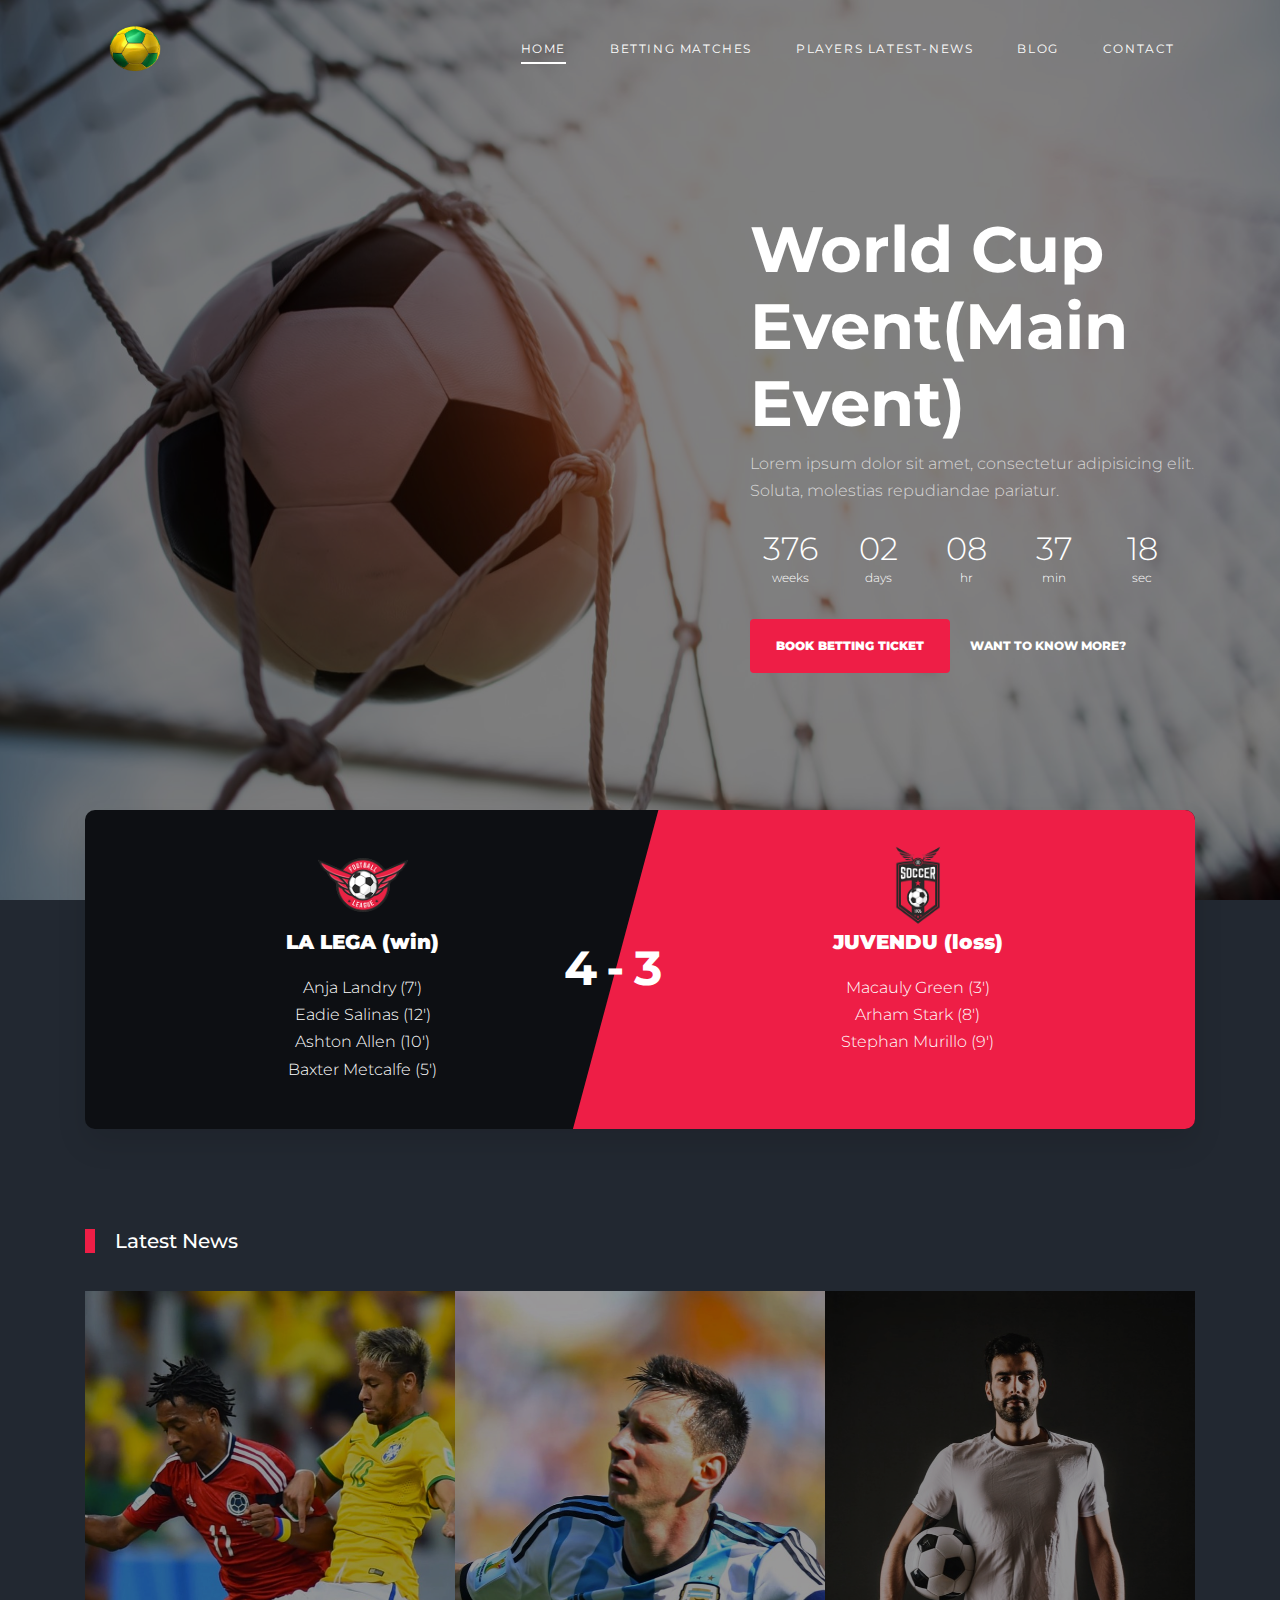
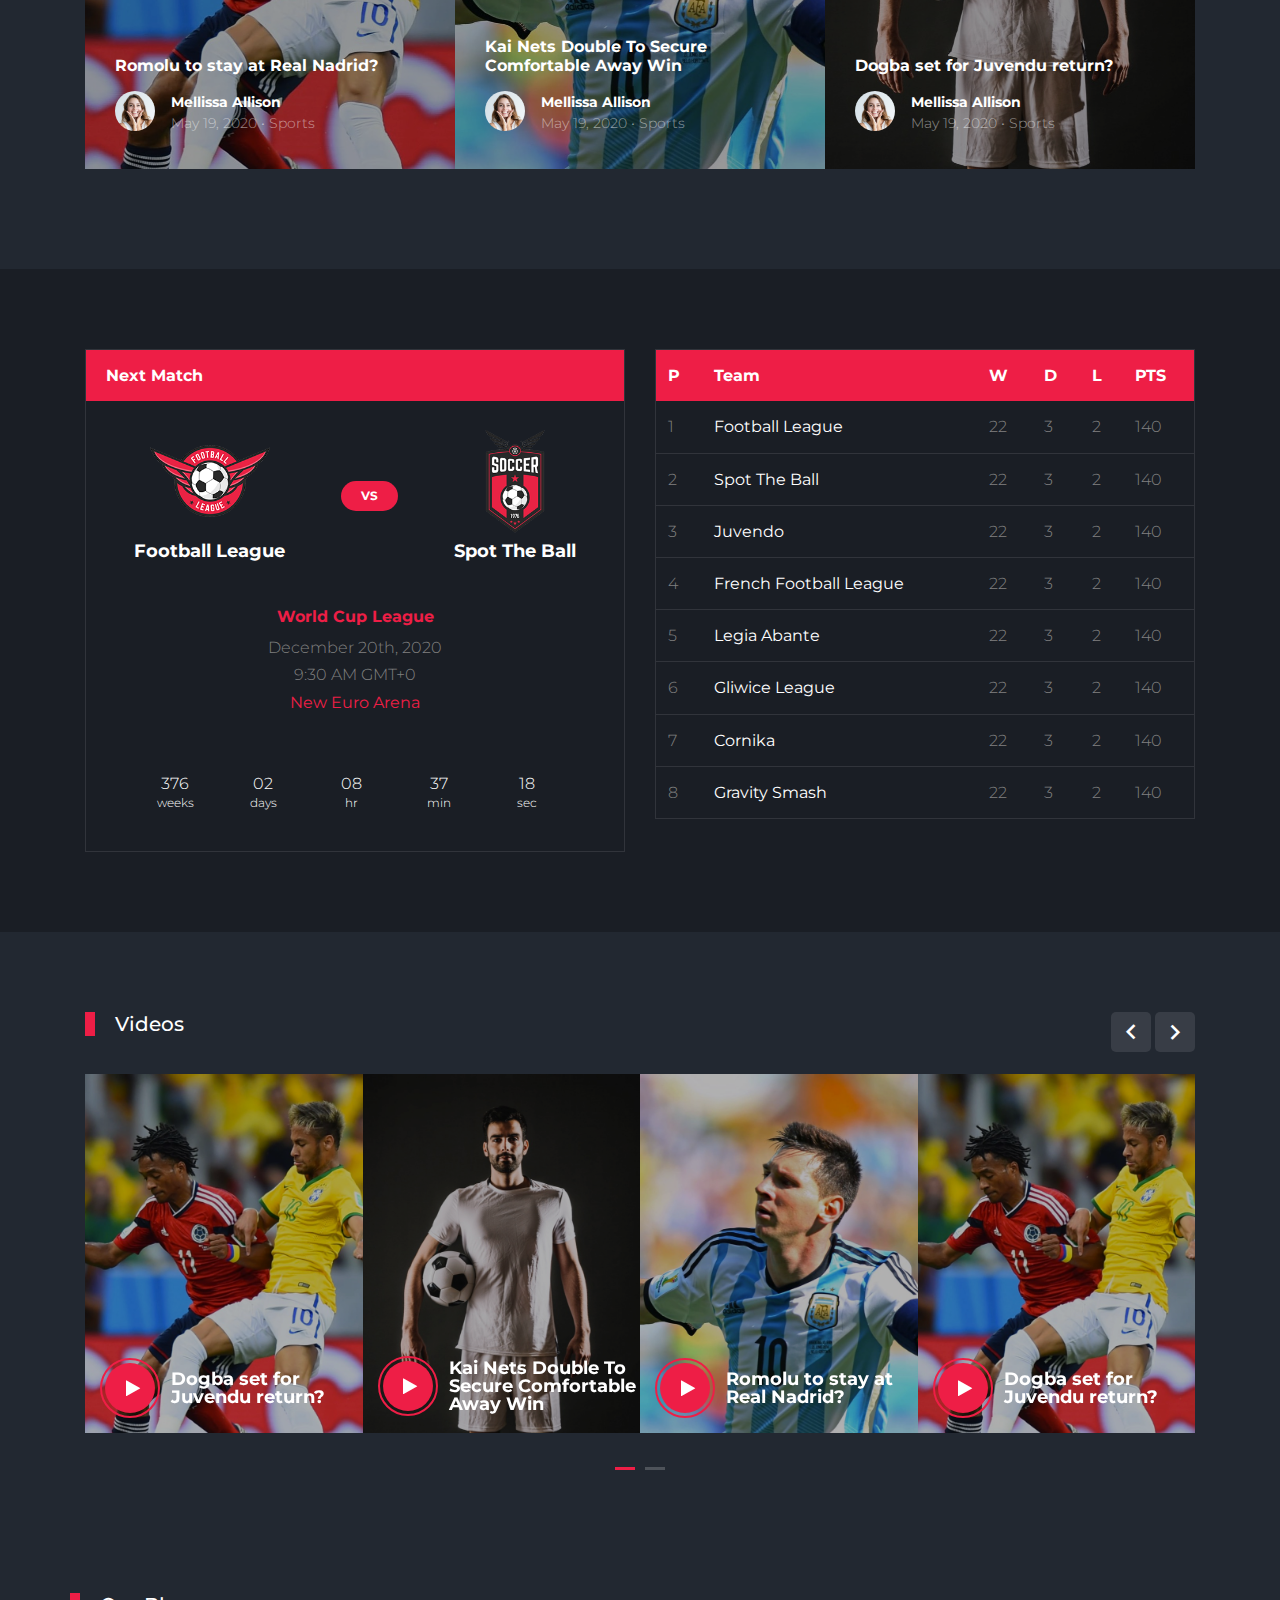
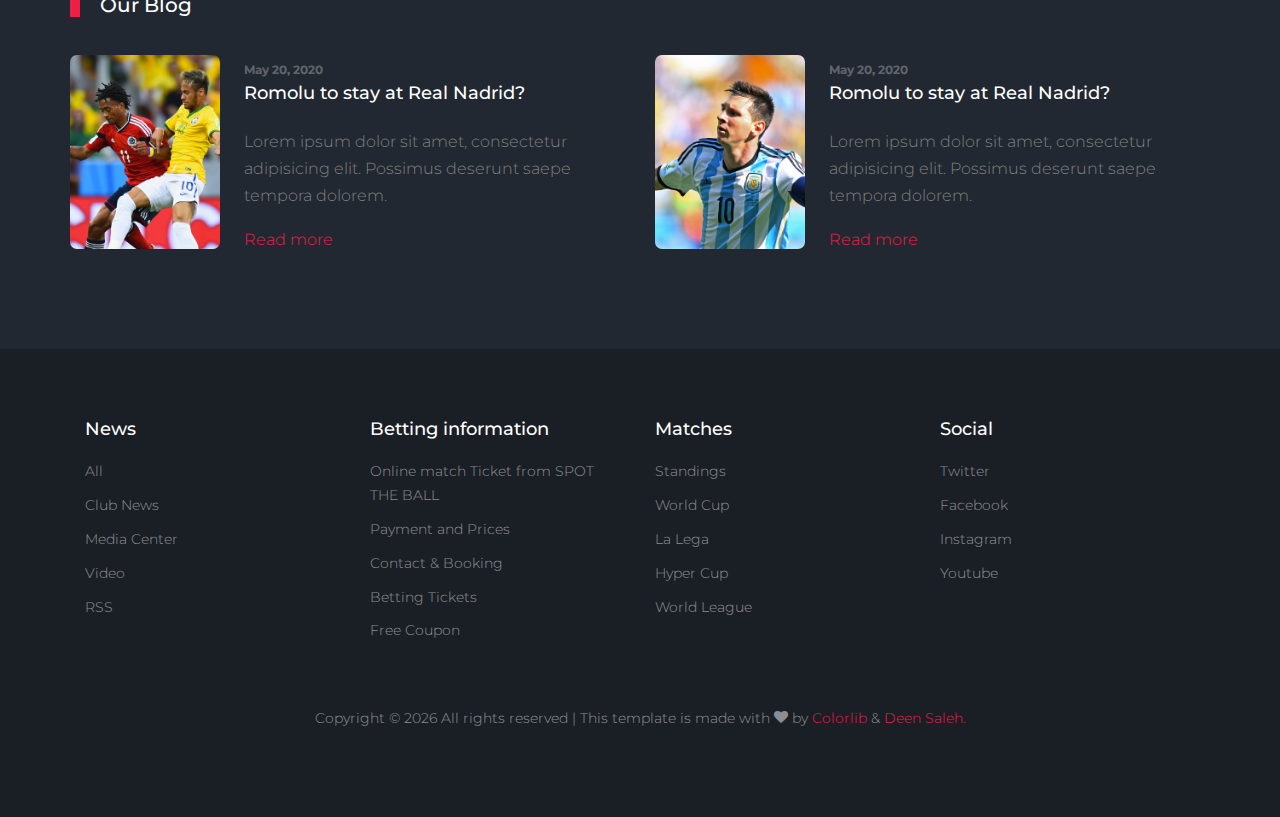
<file: index.html>
<!DOCTYPE html>
<html lang="en">

<head>
  <title>Spot The Ball &mdash; Website by Deen Saleh</title>
  <meta charset="utf-8">
  <meta name="viewport" content="width=device-width, initial-scale=1, shrink-to-fit=no">


  <link href="https://fonts.googleapis.com/css2?family=Montserrat:wght@400;700&display=swap" rel="stylesheet">

  <link rel="stylesheet" href="fonts/icomoon/style.css">

  <link rel="stylesheet" href="css/bootstrap/bootstrap.css">
  <link rel="stylesheet" href="css/jquery-ui.css">
  <link rel="stylesheet" href="css/owl.carousel.min.css">
  <link rel="stylesheet" href="css/owl.theme.default.min.css">
  <link rel="stylesheet" href="css/owl.theme.default.min.css">

  <link rel="stylesheet" href="css/jquery.fancybox.min.css">

  <link rel="stylesheet" href="css/bootstrap-datepicker.css">

  <link rel="stylesheet" href="fonts/flaticon/font/flaticon.css">

  <link rel="stylesheet" href="css/aos.css">

  <link rel="stylesheet" href="css/style.css">



</head>

<body>

  <div class="site-wrap">

    <div class="site-mobile-menu site-navbar-target">
      <div class="site-mobile-menu-header">
        <div class="site-mobile-menu-close">
          <span class="icon-close2 js-menu-toggle"></span>
        </div>
      </div>
      <div class="site-mobile-menu-body"></div>
    </div>


    <header class="site-navbar py-4" role="banner">

      <div class="container">
        <div class="d-flex align-items-center">
          <div class="site-logo">
            <a href="index.html">
              <img src="images/SOCCER.png"width="100" height="50" alt="Logo">
            </a>
          </div>
          <div class="ml-auto">
            <nav class="site-navigation position-relative text-right" role="navigation">
              <ul class="site-menu main-menu js-clone-nav mr-auto d-none d-lg-block">
                <li class="active"><a href="index.html" class="nav-link">Home</a></li>
                <li><a href="matches.html" class="nav-link"> Betting Matches</a></li>
                <li><a href="players.html" class="nav-link">Players latest-news</a></li>
                <li><a href="blog.html" class="nav-link">Blog</a></li>
                <li><a href="contact.html" class="nav-link">Contact</a></li>
              </ul>
            </nav>

            <a href="#" class="d-inline-block d-lg-none site-menu-toggle js-menu-toggle text-black float-right text-white"><span
                class="icon-menu h3 text-white"></span></a>
          </div>
        </div>
      </div>

    </header>

    <div class="hero overlay" style="background-image: url('images/bg_3.jpg');">
      <div class="container">
        <div class="row align-items-center">
          <div class="col-lg-5 ml-auto">
            <h1 class="text-white">World Cup Event(Main Event)</h1>
            <p>Lorem ipsum dolor sit amet, consectetur adipisicing elit. Soluta, molestias repudiandae pariatur.</p>
            <div id="date-countdown"></div>
            <p>
              <a href="#" class="btn btn-primary py-3 px-4 mr-3">Book Betting Ticket</a>
              <a href="#" class="more light">Want to know more?</a>
            </p>  
          </div>
        </div>
      </div>
    </div>

    
    
    <div class="container">
      

      <div class="row">
        <div class="col-lg-12">
          
          <div class="d-flex team-vs">
            <span class="score">4-3</span>
            <div class="team-1 w-50">
              <div class="team-details w-100 text-center">
                <img src="images/logo_1.png" alt="Image" class="img-fluid">
                <h3>LA LEGA <span>(win)</span></h3>
                <ul class="list-unstyled">
                  <li>Anja Landry (7')</li>
                  <li>Eadie Salinas (12')</li>
                  <li>Ashton Allen (10')</li>
                  <li>Baxter Metcalfe (5')</li>
                </ul>
              </div>
            </div>
            <div class="team-2 w-50">
              <div class="team-details w-100 text-center">
                <img src="images/logo_2.png" alt="Image" class="img-fluid">
                <h3>JUVENDU <span>(loss)</span></h3>
                <ul class="list-unstyled">
                  <li>Macauly Green (3')</li>
                  <li>Arham Stark (8')</li>
                  <li>Stephan Murillo (9')</li>
                </ul>
              </div>
            </div>
          </div>
        </div>
      </div>
    </div>
  

    <div class="latest-news">
      <div class="container">
        <div class="row">
          <div class="col-12 title-section">
            <h2 class="heading">Latest News</h2>
          </div>
        </div>
        <div class="row no-gutters">
          <div class="col-md-4">
            <div class="post-entry">
              <a href="#">
                <img src="images/img_1.jpg" alt="Image" class="img-fluid">
              </a>
              <div class="caption">
                <div class="caption-inner">
                  <h3 class="mb-3">Romolu to stay at Real Nadrid?</h3>
                  <div class="author d-flex align-items-center">
                    <div class="img mb-2 mr-3">
                      <img src="images/person_1.jpg" alt="">
                    </div>
                    <div class="text">
                      <h4>Mellissa Allison</h4>
                      <span>May 19, 2020 &bullet; Sports</span>
                    </div>
                  </div>
                </div>
              </div> 
            </div>
          </div>
          <div class="col-md-4">
            <div class="post-entry">
              <a href="#">
                <img src="images/img_3.jpg" alt="Image" class="img-fluid">
              </a>
              <div class="caption">
                <div class="caption-inner">
                  <h3 class="mb-3">Kai Nets Double To Secure Comfortable Away Win</h3>
                  <div class="author d-flex align-items-center">
                    <div class="img mb-2 mr-3">
                      <img src="images/person_1.jpg" alt="">
                    </div>
                    <div class="text">
                      <h4>Mellissa Allison</h4>
                      <span>May 19, 2020 &bullet; Sports</span>
                    </div>
                  </div>
                </div>
              </div> 
            </div>
          </div>
          <div class="col-md-4">
            <div class="post-entry">
              <a href="#">
                <img src="images/img_2.jpg" alt="Image" class="img-fluid">
              </a>
              <div class="caption">
                <div class="caption-inner">
                  <h3 class="mb-3">Dogba set for Juvendu return?</h3>
                  <div class="author d-flex align-items-center">
                    <div class="img mb-2 mr-3">
                      <img src="images/person_1.jpg" alt="">
                    </div>
                    <div class="text">
                      <h4>Mellissa Allison</h4>
                      <span>May 19, 2020 &bullet; Sports</span>
                    </div>
                  </div>
                </div>
              </div> 
            </div>
          </div>
        </div>

      </div>
    </div>
    
    <div class="site-section bg-dark">
      <div class="container">
        <div class="row">
          <div class="col-lg-6">
            <div class="widget-next-match">
              <div class="widget-title">
                <h3>Next Match</h3>
              </div>
              <div class="widget-body mb-3">
                <div class="widget-vs">
                  <div class="d-flex align-items-center justify-content-around justify-content-between w-100">
                    <div class="team-1 text-center">
                      <img src="images/logo_1.png" alt="Image">
                      <h3>Football League</h3>
                    </div>
                    <div>
                      <span class="vs"><span>VS</span></span>
                    </div>
                    <div class="team-2 text-center">
                      <img src="images/logo_2.png" alt="Image">
                      <h3>Spot The Ball</h3>
                    </div>
                  </div>
                </div>
              </div>

              <div class="text-center widget-vs-contents mb-4">
                <h4>World Cup League</h4>
                <p class="mb-5">
                  <span class="d-block">December 20th, 2020</span>
                  <span class="d-block">9:30 AM GMT+0</span>
                  <strong class="text-primary">New Euro Arena</strong>
                </p>

                <div id="date-countdown2" class="pb-1"></div>
              </div>
            </div>
          </div>
          <div class="col-lg-6">
            
            <div class="widget-next-match">
              <table class="table custom-table">
                <thead>
                  <tr>
                    <th>P</th>
                    <th>Team</th>
                    <th>W</th>
                    <th>D</th>
                    <th>L</th>
                    <th>PTS</th>
                  </tr>
                </thead>
                <tbody>
                  <tr>
                    <td>1</td>
                    <td><strong class="text-white">Football League</strong></td>
                    <td>22</td>
                    <td>3</td>
                    <td>2</td>
                    <td>140</td>
                  </tr>
                  <tr>
                    <td>2</td>
                    <td><strong class="text-white">Spot The Ball</strong></td>
                    <td>22</td>
                    <td>3</td>
                    <td>2</td>
                    <td>140</td>
                  </tr>
                  <tr>
                    <td>3</td>
                    <td><strong class="text-white">Juvendo</strong></td>
                    <td>22</td>
                    <td>3</td>
                    <td>2</td>
                    <td>140</td>
                  </tr>
                  <tr>
                    <td>4</td>
                    <td><strong class="text-white">French Football League</strong></td>
                    <td>22</td>
                    <td>3</td>
                    <td>2</td>
                    <td>140</td>
                  </tr>
                  <tr>
                    <td>5</td>
                    <td><strong class="text-white">Legia Abante</strong></td>
                    <td>22</td>
                    <td>3</td>
                    <td>2</td>
                    <td>140</td>
                  </tr>
                  <tr>
                    <td>6</td>
                    <td><strong class="text-white">Gliwice League</strong></td>
                    <td>22</td>
                    <td>3</td>
                    <td>2</td>
                    <td>140</td>
                  </tr>
                  <tr>
                    <td>7</td>
                    <td><strong class="text-white">Cornika</strong></td>
                    <td>22</td>
                    <td>3</td>
                    <td>2</td>
                    <td>140</td>
                  </tr>
                  <tr>
                    <td>8</td>
                    <td><strong class="text-white">Gravity Smash</strong></td>
                    <td>22</td>
                    <td>3</td>
                    <td>2</td>
                    <td>140</td>
                  </tr>
                </tbody>
              </table>
            </div>

          </div>
        </div>
      </div>
    </div> <!-- .site-section -->

    <div class="site-section">
      <div class="container">
        <div class="row">
          <div class="col-6 title-section">
            <h2 class="heading">Videos</h2>
          </div>
          <div class="col-6 text-right">
            <div class="custom-nav">
            <a href="#" class="js-custom-prev-v2"><span class="icon-keyboard_arrow_left"></span></a>
            <span></span>
            <a href="#" class="js-custom-next-v2"><span class="icon-keyboard_arrow_right"></span></a>
            </div>
          </div>
        </div>


        <div class="owl-4-slider owl-carousel">
          <div class="item">
            <div class="video-media">
              <img src="images/img_1.jpg" alt="Image" class="img-fluid">
              <a href="https://vimeo.com/139714818" class="d-flex play-button align-items-center" data-fancybox>
                <span class="icon mr-3">
                  <span class="icon-play"></span>
                </span>
                <div class="caption">
                  <h3 class="m-0">Dogba set for Juvendu return?</h3>
                </div>
              </a>
            </div>
          </div>
          <div class="item">
            <div class="video-media">
              <img src="images/img_2.jpg" alt="Image" class="img-fluid">
              <a href="https://vimeo.com/139714818" class="d-flex play-button align-items-center" data-fancybox>
                <span class="icon mr-3">
                  <span class="icon-play"></span>
                </span>
                <div class="caption">
                  <h3 class="m-0">Kai Nets Double To Secure Comfortable Away Win</h3>
                </div>
              </a>
            </div>
          </div>
          <div class="item">
            <div class="video-media">
              <img src="images/img_3.jpg" alt="Image" class="img-fluid">
              <a href="https://vimeo.com/139714818" class="d-flex play-button align-items-center" data-fancybox>
                <span class="icon mr-3">
                  <span class="icon-play"></span>
                </span>
                <div class="caption">
                  <h3 class="m-0">Romolu to stay at Real Nadrid?</h3>
                </div>
              </a>
            </div>
          </div>

          <div class="item">
            <div class="video-media">
              <img src="images/img_1.jpg" alt="Image" class="img-fluid">
              <a href="https://vimeo.com/139714818" class="d-flex play-button align-items-center" data-fancybox>
                <span class="icon mr-3">
                  <span class="icon-play"></span>
                </span>
                <div class="caption">
                  <h3 class="m-0">Dogba set for Juvendu return?</h3>
                </div>
              </a>
            </div>
          </div>
          <div class="item">
            <div class="video-media">
              <img src="images/img_2.jpg" alt="Image" class="img-fluid">
              <a href="https://vimeo.com/139714818" class="d-flex play-button align-items-center" data-fancybox>
                <span class="icon mr-3">
                  <span class="icon-play"></span>
                </span>
                <div class="caption">
                  <h3 class="m-0">Kai Nets Double To Secure Comfortable Away Win</h3>
                </div>
              </a>
            </div>
          </div>
          <div class="item">
            <div class="video-media">
              <img src="images/img_3.jpg" alt="Image" class="img-fluid">
              <a href="https://vimeo.com/139714818" class="d-flex play-button align-items-center" data-fancybox>
                <span class="icon mr-3">
                  <span class="icon-play"></span>
                </span>
                <div class="caption">
                  <h3 class="m-0">Romolu to stay at Real Nadrid?</h3>
                </div>
              </a>
            </div>
          </div>

        </div>

      </div>
    </div>

    <div class="container site-section">
      <div class="row">
        <div class="col-6 title-section">
          <h2 class="heading">Our Blog</h2>
        </div>
      </div>
      <div class="row">
        <div class="col-lg-6">
          <div class="custom-media d-flex">
            <div class="img mr-4">
              <img src="images/img_1.jpg" alt="Image" class="img-fluid">
            </div>
            <div class="text">
              <span class="meta">May 20, 2020</span>
              <h3 class="mb-4"><a href="#">Romolu to stay at Real Nadrid?</a></h3>
              <p>Lorem ipsum dolor sit amet, consectetur adipisicing elit. Possimus deserunt saepe tempora dolorem.</p>
              <p><a href="#">Read more</a></p>
            </div>
          </div>
        </div>
        <div class="col-lg-6">
          <div class="custom-media d-flex">
            <div class="img mr-4">
              <img src="images/img_3.jpg" alt="Image" class="img-fluid">
            </div>
            <div class="text">
              <span class="meta">May 20, 2020</span>
              <h3 class="mb-4"><a href="#">Romolu to stay at Real Nadrid?</a></h3>
              <p>Lorem ipsum dolor sit amet, consectetur adipisicing elit. Possimus deserunt saepe tempora dolorem.</p>
              <p><a href="#">Read more</a></p>
            </div>
          </div>
        </div>
      </div>
    </div>



    <footer class="footer-section">
      <div class="container">
        <div class="row">
          <div class="col-lg-3">
            <div class="widget mb-3">
              <h3>News</h3>
              <ul class="list-unstyled links">
                <li><a href="#">All</a></li>
                <li><a href="#">Club News</a></li>
                <li><a href="#">Media Center</a></li>
                <li><a href="#">Video</a></li>
                <li><a href="#">RSS</a></li>
              </ul>
            </div>
          </div>
          <div class="col-lg-3">
            <div class="widget mb-3">
              <h3>Betting information</h3>
              <ul class="list-unstyled links">
                <li><a href="#">Online match Ticket from SPOT THE BALL</a></li>
                <li><a href="#">Payment and Prices</a></li>
                <li><a href="#">Contact &amp; Booking</a></li>
                <li><a href="#">Betting Tickets</a></li>
                <li><a href="#">Free Coupon</a></li>
              </ul>
            </div>
          </div>
          <div class="col-lg-3">
            <div class="widget mb-3">
              <h3>Matches</h3>
              <ul class="list-unstyled links">
                <li><a href="#">Standings</a></li>
                <li><a href="#">World Cup</a></li>
                <li><a href="#">La Lega</a></li>
                <li><a href="#">Hyper Cup</a></li>
                <li><a href="#">World League</a></li>
              </ul>
            </div>
          </div>

          <div class="col-lg-3">
            <div class="widget mb-3">
              <h3>Social</h3>
              <ul class="list-unstyled links">
                <li><a href="#">Twitter</a></li>
                <li><a href="#">Facebook</a></li>
                <li><a href="#">Instagram</a></li>
                <li><a href="#">Youtube</a></li>
              </ul>
            </div>
          </div>

        </div>

        <div class="row text-center">
          <div class="col-md-12">
            <div class=" pt-5">
              <p>
                <!-- Link back to Colorlib can't be removed. Template is licensed under CC BY 3.0. -->
                Copyright &copy;
                <script>
                  document.write(new Date().getFullYear());
                </script> All rights reserved | This template is made with <i class="icon-heart"
                  aria-hidden="true"></i> by <a href="https://colorlib.com" target="_blank">Colorlib</a> & <a href ="http://salehudeen.github.io/deen-saleh/"target="_blank">Deen Saleh.</a>
                <!-- Link back to Colorlib can't be removed. Template is licensed under CC BY 3.0. -->
              </p>
            </div>
          </div>

        </div>
      </div>
    </footer>



  </div>
  <!-- .site-wrap -->

  <script src="js/jquery-3.3.1.min.js"></script>
  <script src="js/jquery-migrate-3.0.1.min.js"></script>
  <script src="js/jquery-ui.js"></script>
  <script src="js/popper.min.js"></script>
  <script src="js/bootstrap.min.js"></script>
  <script src="js/owl.carousel.min.js"></script>
  <script src="js/jquery.stellar.min.js"></script>
  <script src="js/jquery.countdown.min.js"></script>
  <script src="js/bootstrap-datepicker.min.js"></script>
  <script src="js/jquery.easing.1.3.js"></script>
  <script src="js/aos.js"></script>
  <script src="js/jquery.fancybox.min.js"></script>
  <script src="js/jquery.sticky.js"></script>
  <script src="js/jquery.mb.YTPlayer.min.js"></script>


  <script src="js/main.js"></script>

</body>

</html>
</file>
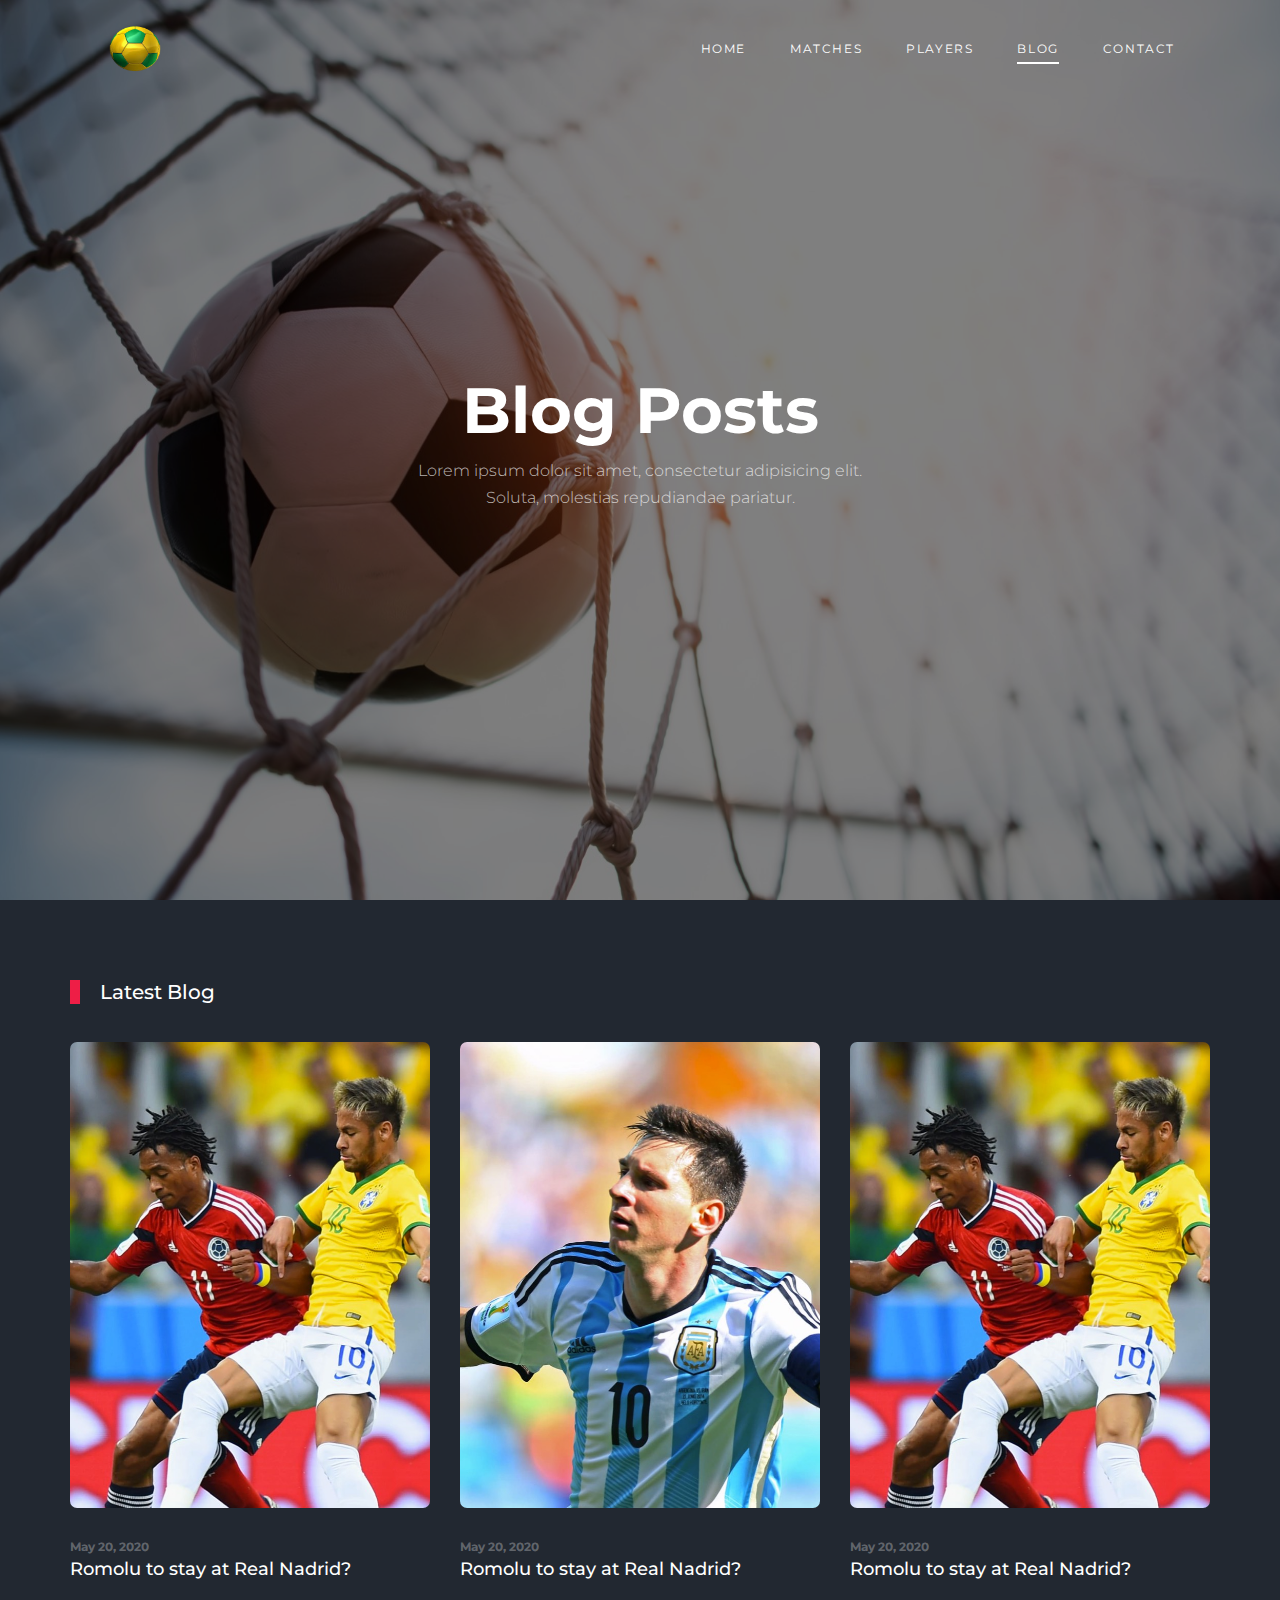
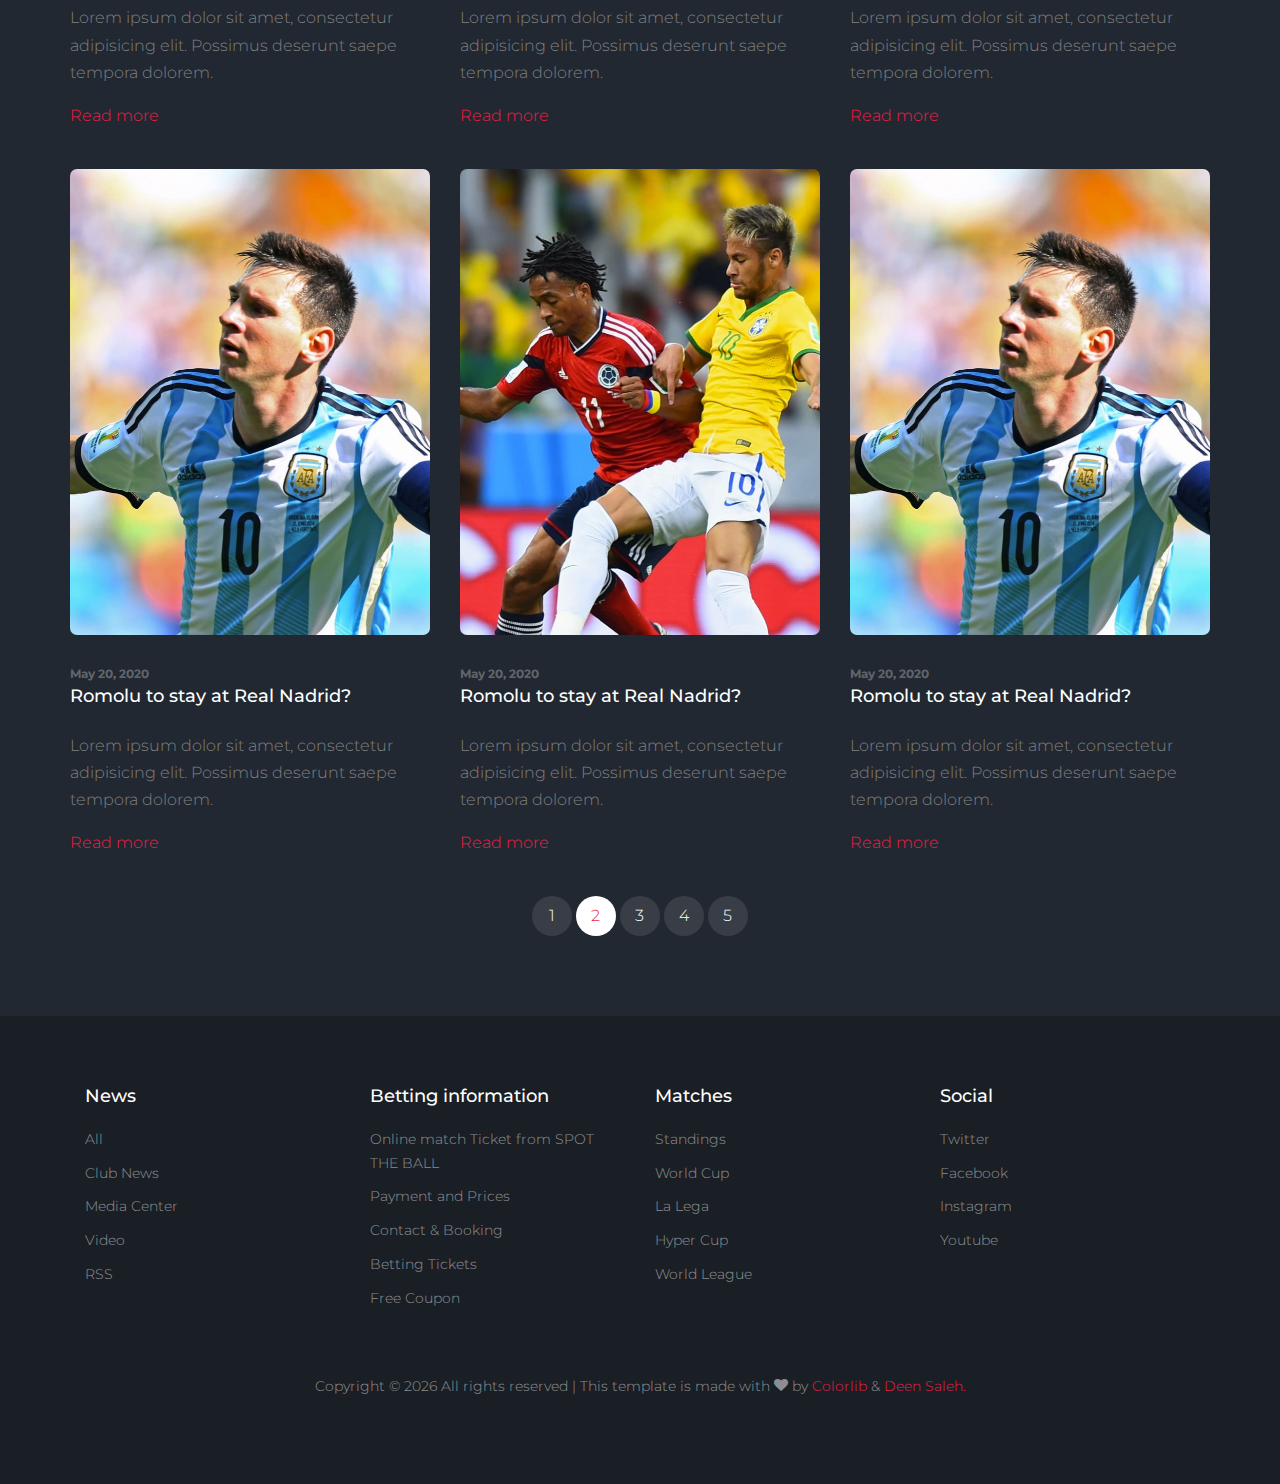
<file: blog.html>
<!DOCTYPE html>
<html lang="en">

<head>
  <title>Spot The Ball &mdash; Website by Deen Saleh</title>
  <meta charset="utf-8">
  <meta name="viewport" content="width=device-width, initial-scale=1, shrink-to-fit=no">


  <link href="https://fonts.googleapis.com/css2?family=Montserrat:wght@400;700&display=swap" rel="stylesheet">

  <link rel="stylesheet" href="fonts/icomoon/style.css">

  <link rel="stylesheet" href="css/bootstrap/bootstrap.css">
  <link rel="stylesheet" href="css/jquery-ui.css">
  <link rel="stylesheet" href="css/owl.carousel.min.css">
  <link rel="stylesheet" href="css/owl.theme.default.min.css">
  <link rel="stylesheet" href="css/owl.theme.default.min.css">

  <link rel="stylesheet" href="css/jquery.fancybox.min.css">

  <link rel="stylesheet" href="css/bootstrap-datepicker.css">

  <link rel="stylesheet" href="fonts/flaticon/font/flaticon.css">

  <link rel="stylesheet" href="css/aos.css">

  <link rel="stylesheet" href="css/style.css">



</head>

<body>

  <div class="site-wrap">

    <div class="site-mobile-menu site-navbar-target">
      <div class="site-mobile-menu-header">
        <div class="site-mobile-menu-close">
          <span class="icon-close2 js-menu-toggle"></span>
        </div>
      </div>
      <div class="site-mobile-menu-body"></div>
    </div>


    <header class="site-navbar py-4" role="banner">

      <div class="container">
        <div class="d-flex align-items-center">
          <div class="site-logo">
            <a href="index.html">
              <img src="images/SOCCER.png"width="100" height="50" alt="Logo">
            </a>
          </div>
          <div class="ml-auto">
            <nav class="site-navigation position-relative text-right" role="navigation">
              <ul class="site-menu main-menu js-clone-nav mr-auto d-none d-lg-block">
                <li><a href="index.html" class="nav-link">Home</a></li>
                <li><a href="matches.html" class="nav-link">Matches</a></li>
                <li><a href="players.html" class="nav-link">Players</a></li>
                <li class="active"><a href="blog.html" class="nav-link">Blog</a></li>
                <li><a href="contact.html" class="nav-link">Contact</a></li>
              </ul>
            </nav>

            <a href="#" class="d-inline-block d-lg-none site-menu-toggle js-menu-toggle text-black float-right text-white"><span
                class="icon-menu h3 text-white"></span></a>
          </div>
        </div>
      </div>

    </header>

    <div class="hero overlay" style="background-image: url('images/bg_3.jpg');">
      <div class="container">
        <div class="row align-items-center">
          <div class="col-lg-5 mx-auto text-center">
            <h1 class="text-white">Blog Posts</h1>
            <p>Lorem ipsum dolor sit amet, consectetur adipisicing elit. Soluta, molestias repudiandae pariatur.</p>
          </div>
        </div>
      </div>
    </div>

    
    
    <div class="container site-section">
      <div class="row">
        <div class="col-6 title-section">
          <h2 class="heading">Latest Blog</h2>
        </div>
      </div>
      <div class="row">
        <div class="col-lg-4 mb-4">
          <div class="custom-media d-block">
            <div class="img mb-4">
              <a href="single.html"><img src="images/img_1.jpg" alt="Image" class="img-fluid"></a>
            </div>
            <div class="text">
              <span class="meta">May 20, 2020</span>
              <h3 class="mb-4"><a href="#">Romolu to stay at Real Nadrid?</a></h3>
              <p>Lorem ipsum dolor sit amet, consectetur adipisicing elit. Possimus deserunt saepe tempora dolorem.</p>
              <p><a href="#">Read more</a></p>
            </div>
          </div>
        </div>
        <div class="col-lg-4 mb-4">
          <div class="custom-media d-block">
            <div class="img mb-4">
              <a href="single.html"><img src="images/img_3.jpg" alt="Image" class="img-fluid"></a>
            </div>
            <div class="text">
              <span class="meta">May 20, 2020</span>
              <h3 class="mb-4"><a href="#">Romolu to stay at Real Nadrid?</a></h3>
              <p>Lorem ipsum dolor sit amet, consectetur adipisicing elit. Possimus deserunt saepe tempora dolorem.</p>
              <p><a href="#">Read more</a></p>
            </div>
          </div>
        </div>

        <div class="col-lg-4 mb-4">
          <div class="custom-media d-block">
            <div class="img mb-4">
              <a href="single.html"><img src="images/img_1.jpg" alt="Image" class="img-fluid"></a>
            </div>
            <div class="text">
              <span class="meta">May 20, 2020</span>
              <h3 class="mb-4"><a href="#">Romolu to stay at Real Nadrid?</a></h3>
              <p>Lorem ipsum dolor sit amet, consectetur adipisicing elit. Possimus deserunt saepe tempora dolorem.</p>
              <p><a href="#">Read more</a></p>
            </div>
          </div>
        </div>
        <div class="col-lg-4 mb-4">
          <div class="custom-media d-block">
            <div class="img mb-4">
              <a href="single.html"><img src="images/img_3.jpg" alt="Image" class="img-fluid"></a>
            </div>
            <div class="text">
              <span class="meta">May 20, 2020</span>
              <h3 class="mb-4"><a href="#">Romolu to stay at Real Nadrid?</a></h3>
              <p>Lorem ipsum dolor sit amet, consectetur adipisicing elit. Possimus deserunt saepe tempora dolorem.</p>
              <p><a href="#">Read more</a></p>
            </div>
          </div>
        </div>
        
        <div class="col-lg-4 mb-4">
          <div class="custom-media d-block">
            <div class="img mb-4">
              <a href="single.html"><img src="images/img_1.jpg" alt="Image" class="img-fluid"></a>
            </div>
            <div class="text">
              <span class="meta">May 20, 2020</span>
              <h3 class="mb-4"><a href="#">Romolu to stay at Real Nadrid?</a></h3>
              <p>Lorem ipsum dolor sit amet, consectetur adipisicing elit. Possimus deserunt saepe tempora dolorem.</p>
              <p><a href="#">Read more</a></p>
            </div>
          </div>
        </div>
        <div class="col-lg-4 mb-4">
          <div class="custom-media d-block">
            <div class="img mb-4">
              <a href="single.html"><img src="images/img_3.jpg" alt="Image" class="img-fluid"></a>
            </div>
            <div class="text">
              <span class="meta">May 20, 2020</span>
              <h3 class="mb-4"><a href="#">Romolu to stay at Real Nadrid?</a></h3>
              <p>Lorem ipsum dolor sit amet, consectetur adipisicing elit. Possimus deserunt saepe tempora dolorem.</p>
              <p><a href="#">Read more</a></p>
            </div>
          </div>
        </div>
      </div>

      <div class="row justify-content-center">
        <div class="col-lg-7 text-center">
          <div class="custom-pagination">
            <a href="#">1</a>
            <span>2</span>
            <a href="#">3</a>
            <a href="#">4</a>
            <a href="#">5</a>
          </div>
        </div>
      </div>
    </div>


    
    



    <footer class="footer-section">
      <div class="container">
        <div class="row">
          <div class="col-lg-3">
            <div class="widget mb-3">
              <h3>News</h3>
              <ul class="list-unstyled links">
                <li><a href="#">All</a></li>
                <li><a href="#">Club News</a></li>
                <li><a href="#">Media Center</a></li>
                <li><a href="#">Video</a></li>
                <li><a href="#">RSS</a></li>
              </ul>
            </div>
          </div>
          <div class="col-lg-3">
            <div class="widget mb-3">
              <h3>Betting information</h3>
              <ul class="list-unstyled links">
                <li><a href="#">Online match Ticket from SPOT THE BALL</a></li>
                <li><a href="#">Payment and Prices</a></li>
                <li><a href="#">Contact &amp; Booking</a></li>
                <li><a href="#">Betting Tickets</a></li>
                <li><a href="#">Free Coupon</a></li>
              </ul>
            </div>
          </div>
          <div class="col-lg-3">
            <div class="widget mb-3">
              <h3>Matches</h3>
              <ul class="list-unstyled links">
                <li><a href="#">Standings</a></li>
                <li><a href="#">World Cup</a></li>
                <li><a href="#">La Lega</a></li>
                <li><a href="#">Hyper Cup</a></li>
                <li><a href="#">World League</a></li>
              </ul>
            </div>
          </div>

          <div class="col-lg-3">
            <div class="widget mb-3">
              <h3>Social</h3>
              <ul class="list-unstyled links">
                <li><a href="#">Twitter</a></li>
                <li><a href="#">Facebook</a></li>
                <li><a href="#">Instagram</a></li>
                <li><a href="#">Youtube</a></li>
              </ul>
            </div>
          </div>

        </div>

        <div class="row text-center">
          <div class="col-md-12">
            <div class=" pt-5">
              <p>
                <!-- Link back to Colorlib can't be removed. Template is licensed under CC BY 3.0. -->
                Copyright &copy;
                <script>
                  document.write(new Date().getFullYear());
                </script> All rights reserved | This template is made with <i class="icon-heart"
                  aria-hidden="true"></i> by <a href="https://colorlib.com" target="_blank">Colorlib</a>
                </a> & <a href ="http://salehudeen.github.io/deen-saleh/"target="_blank">Deen Saleh.</a>
                <!-- Link back to Colorlib can't be removed. Template is licensed under CC BY 3.0. -->
              </p>
            </div>
          </div>

        </div>
      </div>
    </footer>



  </div>
  <!-- .site-wrap -->

  <script src="js/jquery-3.3.1.min.js"></script>
  <script src="js/jquery-migrate-3.0.1.min.js"></script>
  <script src="js/jquery-ui.js"></script>
  <script src="js/popper.min.js"></script>
  <script src="js/bootstrap.min.js"></script>
  <script src="js/owl.carousel.min.js"></script>
  <script src="js/jquery.stellar.min.js"></script>
  <script src="js/jquery.countdown.min.js"></script>
  <script src="js/bootstrap-datepicker.min.js"></script>
  <script src="js/jquery.easing.1.3.js"></script>
  <script src="js/aos.js"></script>
  <script src="js/jquery.fancybox.min.js"></script>
  <script src="js/jquery.sticky.js"></script>
  <script src="js/jquery.mb.YTPlayer.min.js"></script>


  <script src="js/main.js"></script>

</body>

</html>
</file>
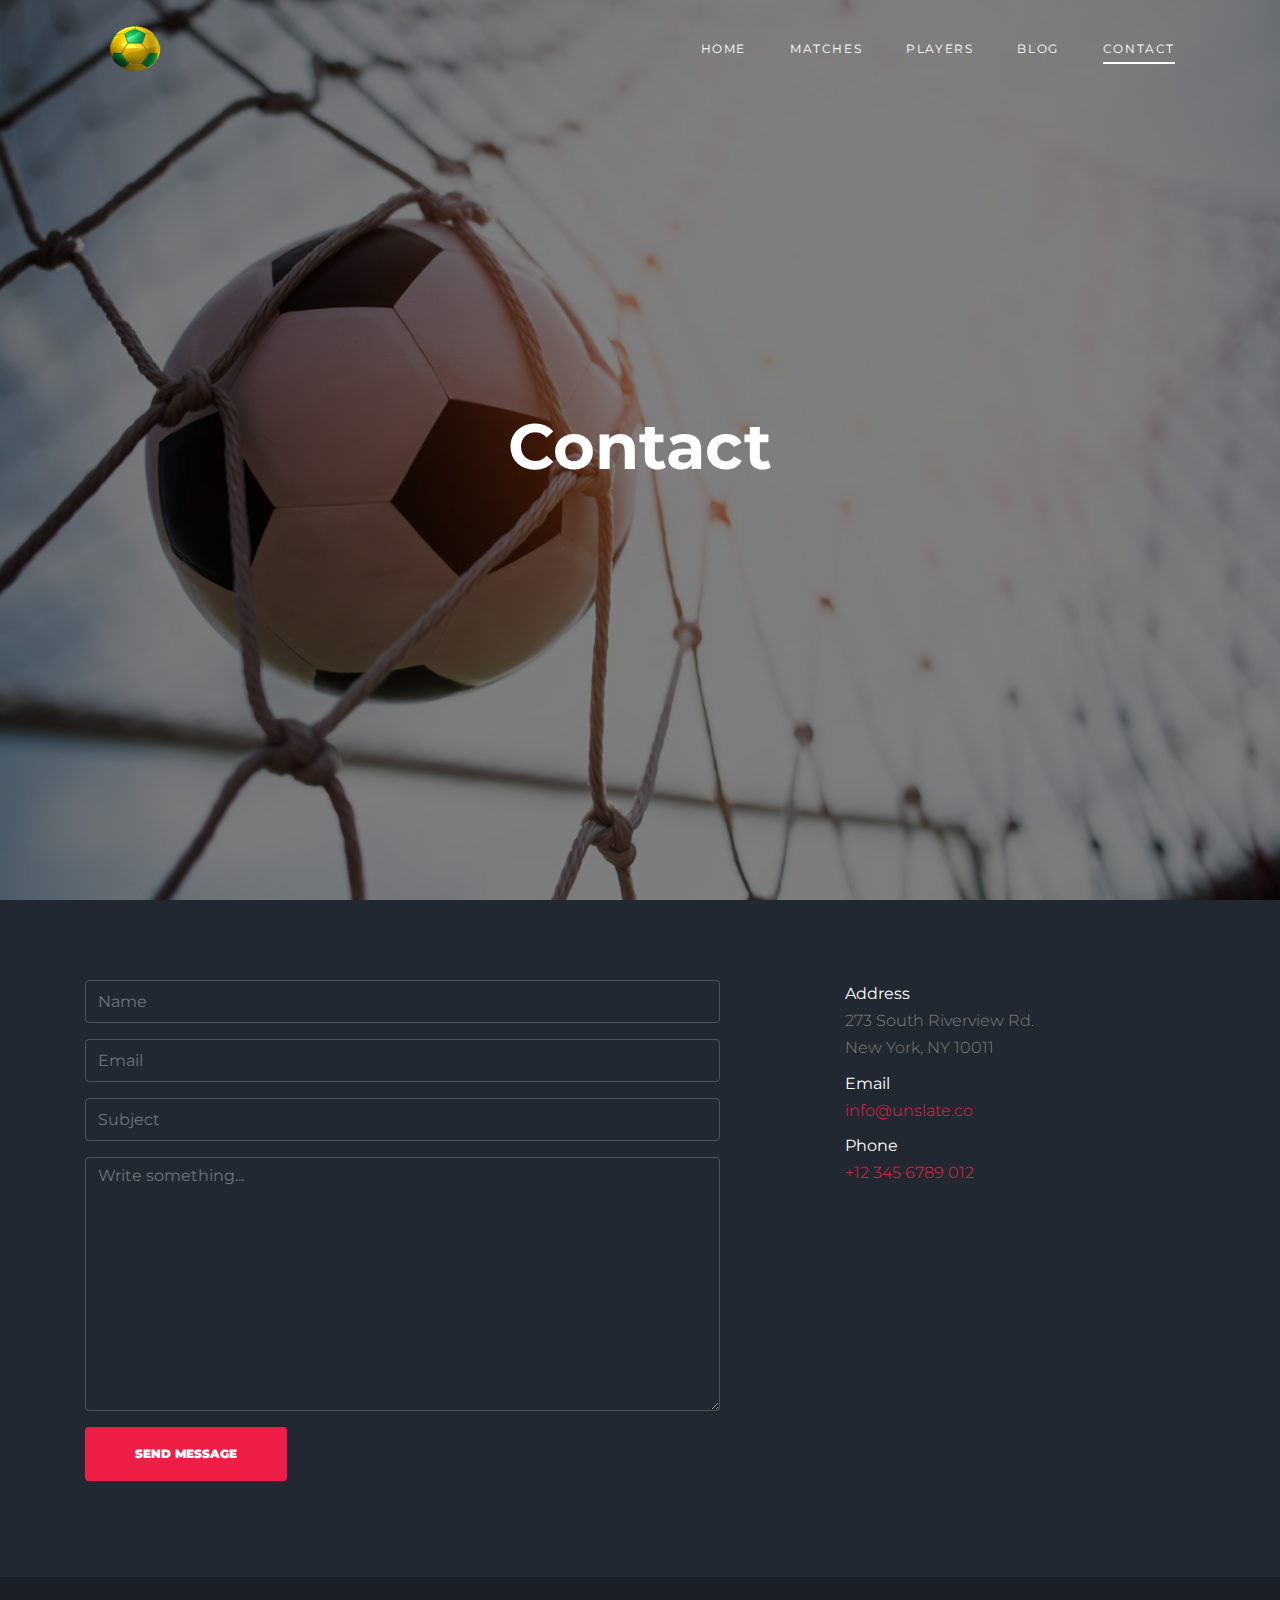
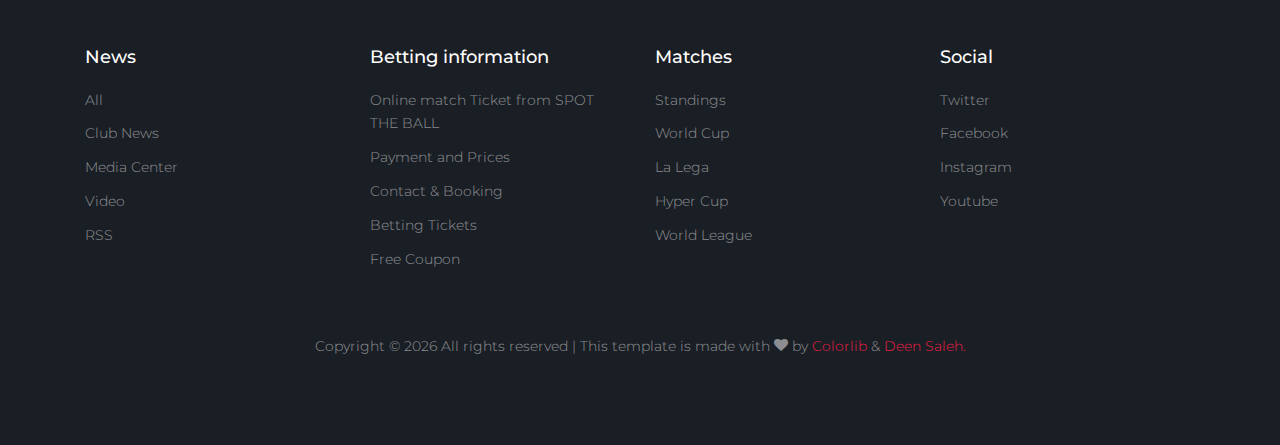
<file: contact.html>
<!DOCTYPE html>
<html lang="en">

<head>
  <title>Spot The Ball &mdash; Website by Deen Saleh</title>
  <meta charset="utf-8">
  <meta name="viewport" content="width=device-width, initial-scale=1, shrink-to-fit=no">


  <link href="https://fonts.googleapis.com/css2?family=Montserrat:wght@400;700&display=swap" rel="stylesheet">

  <link rel="stylesheet" href="fonts/icomoon/style.css">

  <link rel="stylesheet" href="css/bootstrap/bootstrap.css">
  <link rel="stylesheet" href="css/jquery-ui.css">
  <link rel="stylesheet" href="css/owl.carousel.min.css">
  <link rel="stylesheet" href="css/owl.theme.default.min.css">
  <link rel="stylesheet" href="css/owl.theme.default.min.css">

  <link rel="stylesheet" href="css/jquery.fancybox.min.css">

  <link rel="stylesheet" href="css/bootstrap-datepicker.css">

  <link rel="stylesheet" href="fonts/flaticon/font/flaticon.css">

  <link rel="stylesheet" href="css/aos.css">

  <link rel="stylesheet" href="css/style.css">



</head>

<body>

  <div class="site-wrap">

    <div class="site-mobile-menu site-navbar-target">
      <div class="site-mobile-menu-header">
        <div class="site-mobile-menu-close">
          <span class="icon-close2 js-menu-toggle"></span>
        </div>
      </div>
      <div class="site-mobile-menu-body"></div>
    </div>


    <header class="site-navbar py-4" role="banner">

      <div class="container">
        <div class="d-flex align-items-center">
          <div class="site-logo">
            <a href="index.html">
              <img src="images/SOCCER.png"width="100" height="50" alt="Logo">
            </a>
          </div>
          <div class="ml-auto">
            <nav class="site-navigation position-relative text-right" role="navigation">
              <ul class="site-menu main-menu js-clone-nav mr-auto d-none d-lg-block">
                <li><a href="index.html" class="nav-link">Home</a></li>
                <li><a href="matches.html" class="nav-link">Matches</a></li>
                <li><a href="players.html" class="nav-link">Players</a></li>
                <li><a href="blog.html" class="nav-link">Blog</a></li>
                <li class="active"><a href="contact.html" class="nav-link">Contact</a></li>
              </ul>
            </nav>

            <a href="#" class="d-inline-block d-lg-none site-menu-toggle js-menu-toggle text-black float-right text-white"><span
                class="icon-menu h3 text-white"></span></a>
          </div>
        </div>
      </div>

    </header>

    <div class="hero overlay" style="background-image: url('images/bg_3.jpg');">
      <div class="container">
        <div class="row align-items-center">
          <div class="col-lg-9 mx-auto text-center">
            <h1 class="text-white">Contact</h1>
          </div>
        </div>
      </div>
    </div>

    
    <div class="site-section">
      <div class="container">
        <div class="row">
          <div class="col-lg-7">
            <form action="#">
              <div class="form-group">
                <input type="text" class="form-control" placeholder="Name">
              </div>
              <div class="form-group">
                <input type="text" class="form-control" placeholder="Email">
              </div>
              <div class="form-group">
                <input type="text" class="form-control" placeholder="Subject">
              </div>
              <div class="form-group">
                <textarea name="" class="form-control" id="" cols="30" rows="10" placeholder="Write something..."></textarea>
              </div>
              <div class="form-group">
                <input type="submit" class="btn btn-primary py-3 px-5" value="Send Message">
              </div>
            </form>  
          </div>
          <div class="col-lg-4 ml-auto">
            
            <ul class="list-unstyled">
              <li class="mb-2">
                <strong class="text-white d-block">Address</strong>
                273 South Riverview Rd. <br> New York, NY 10011
              </li>
              <li class="mb-2">
                <strong class="text-white d-block">Email</strong>
                <a href="#">info@unslate.co</a>
              </li>
              <li class="mb-2">
                <strong class="text-white d-block">
                  Phone
                </strong>
                <a href="#">+12 345 6789 012</a>
              </li>
            </ul>
          </div>
        </div>
      </div>
    </div>


    <footer class="footer-section">
      <div class="container">
        <div class="row">
          <div class="col-lg-3">
            <div class="widget mb-3">
              <h3>News</h3>
              <ul class="list-unstyled links">
                <li><a href="#">All</a></li>
                <li><a href="#">Club News</a></li>
                <li><a href="#">Media Center</a></li>
                <li><a href="#">Video</a></li>
                <li><a href="#">RSS</a></li>
              </ul>
            </div>
          </div>
          <div class="col-lg-3">
            <div class="widget mb-3">
              <h3>Betting information</h3>
              <ul class="list-unstyled links">
                <li><a href="#">Online match Ticket from SPOT THE BALL</a></li>
                <li><a href="#">Payment and Prices</a></li>
                <li><a href="#">Contact &amp; Booking</a></li>
                <li><a href="#">Betting Tickets</a></li>
                <li><a href="#">Free Coupon</a></li>
              </ul>
            </div>
          </div>
          <div class="col-lg-3">
            <div class="widget mb-3">
              <h3>Matches</h3>
              <ul class="list-unstyled links">
                <li><a href="#">Standings</a></li>
                <li><a href="#">World Cup</a></li>
                <li><a href="#">La Lega</a></li>
                <li><a href="#">Hyper Cup</a></li>
                <li><a href="#">World League</a></li>
              </ul>
            </div>
          </div>

          <div class="col-lg-3">
            <div class="widget mb-3">
              <h3>Social</h3>
              <ul class="list-unstyled links">
                <li><a href="#">Twitter</a></li>
                <li><a href="#">Facebook</a></li>
                <li><a href="#">Instagram</a></li>
                <li><a href="#">Youtube</a></li>
              </ul>
            </div>
          </div>

        </div>

        <div class="row text-center">
          <div class="col-md-12">
            <div class=" pt-5">
              <p>
                <!-- Link back to Colorlib can't be removed. Template is licensed under CC BY 3.0. -->
                Copyright &copy;
                <script>
                  document.write(new Date().getFullYear());
                </script> All rights reserved | This template is made with <i class="icon-heart"
                  aria-hidden="true"></i> by <a href="https://colorlib.com" target="_blank">Colorlib</a>
                </a> & <a href ="http://salehudeen.github.io/deen-saleh/"target="_blank">Deen Saleh.</a>
                <!-- Link back to Colorlib can't be removed. Template is licensed under CC BY 3.0. -->
              </p>
            </div>
          </div>

        </div>
      </div>
    </footer>



  </div>
  <!-- .site-wrap -->

  <script src="js/jquery-3.3.1.min.js"></script>
  <script src="js/jquery-migrate-3.0.1.min.js"></script>
  <script src="js/jquery-ui.js"></script>
  <script src="js/popper.min.js"></script>
  <script src="js/bootstrap.min.js"></script>
  <script src="js/owl.carousel.min.js"></script>
  <script src="js/jquery.stellar.min.js"></script>
  <script src="js/jquery.countdown.min.js"></script>
  <script src="js/bootstrap-datepicker.min.js"></script>
  <script src="js/jquery.easing.1.3.js"></script>
  <script src="js/aos.js"></script>
  <script src="js/jquery.fancybox.min.js"></script>
  <script src="js/jquery.sticky.js"></script>
  <script src="js/jquery.mb.YTPlayer.min.js"></script>


  <script src="js/main.js"></script>

</body>

</html>
</file>
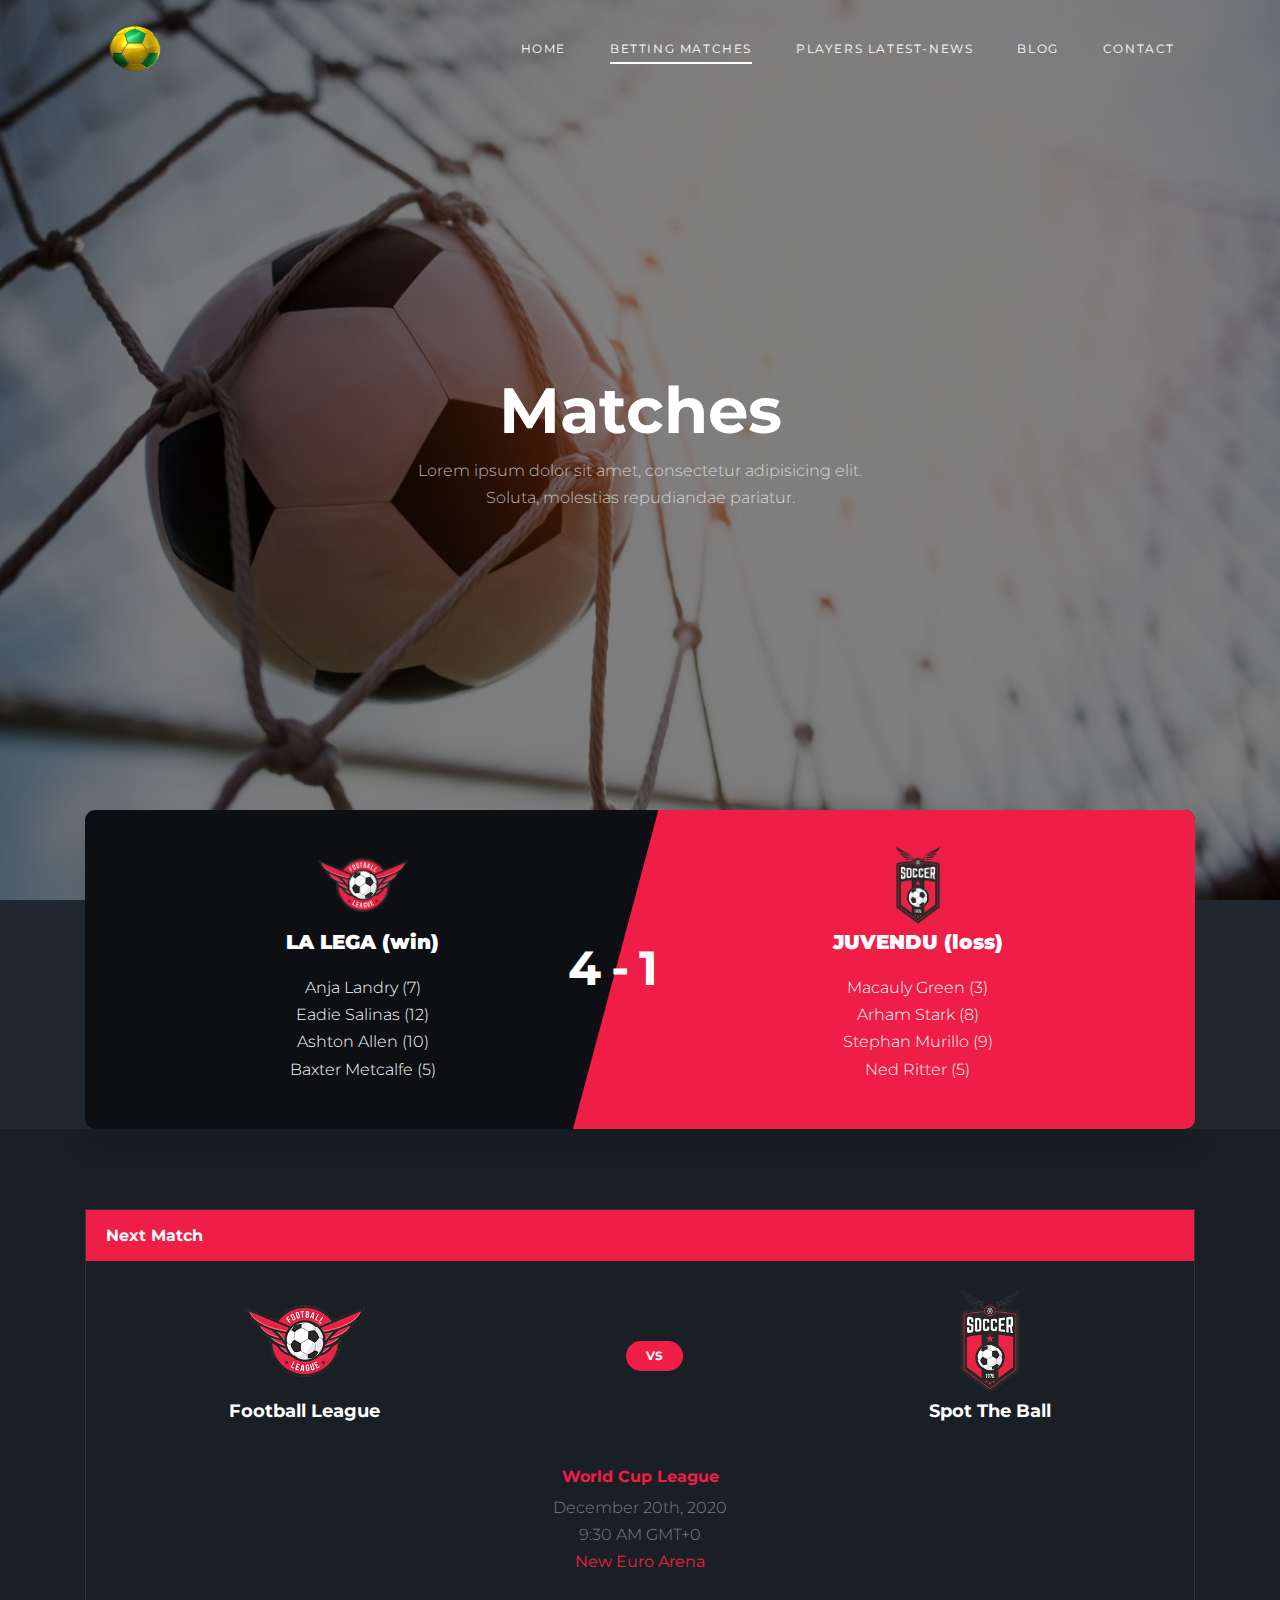
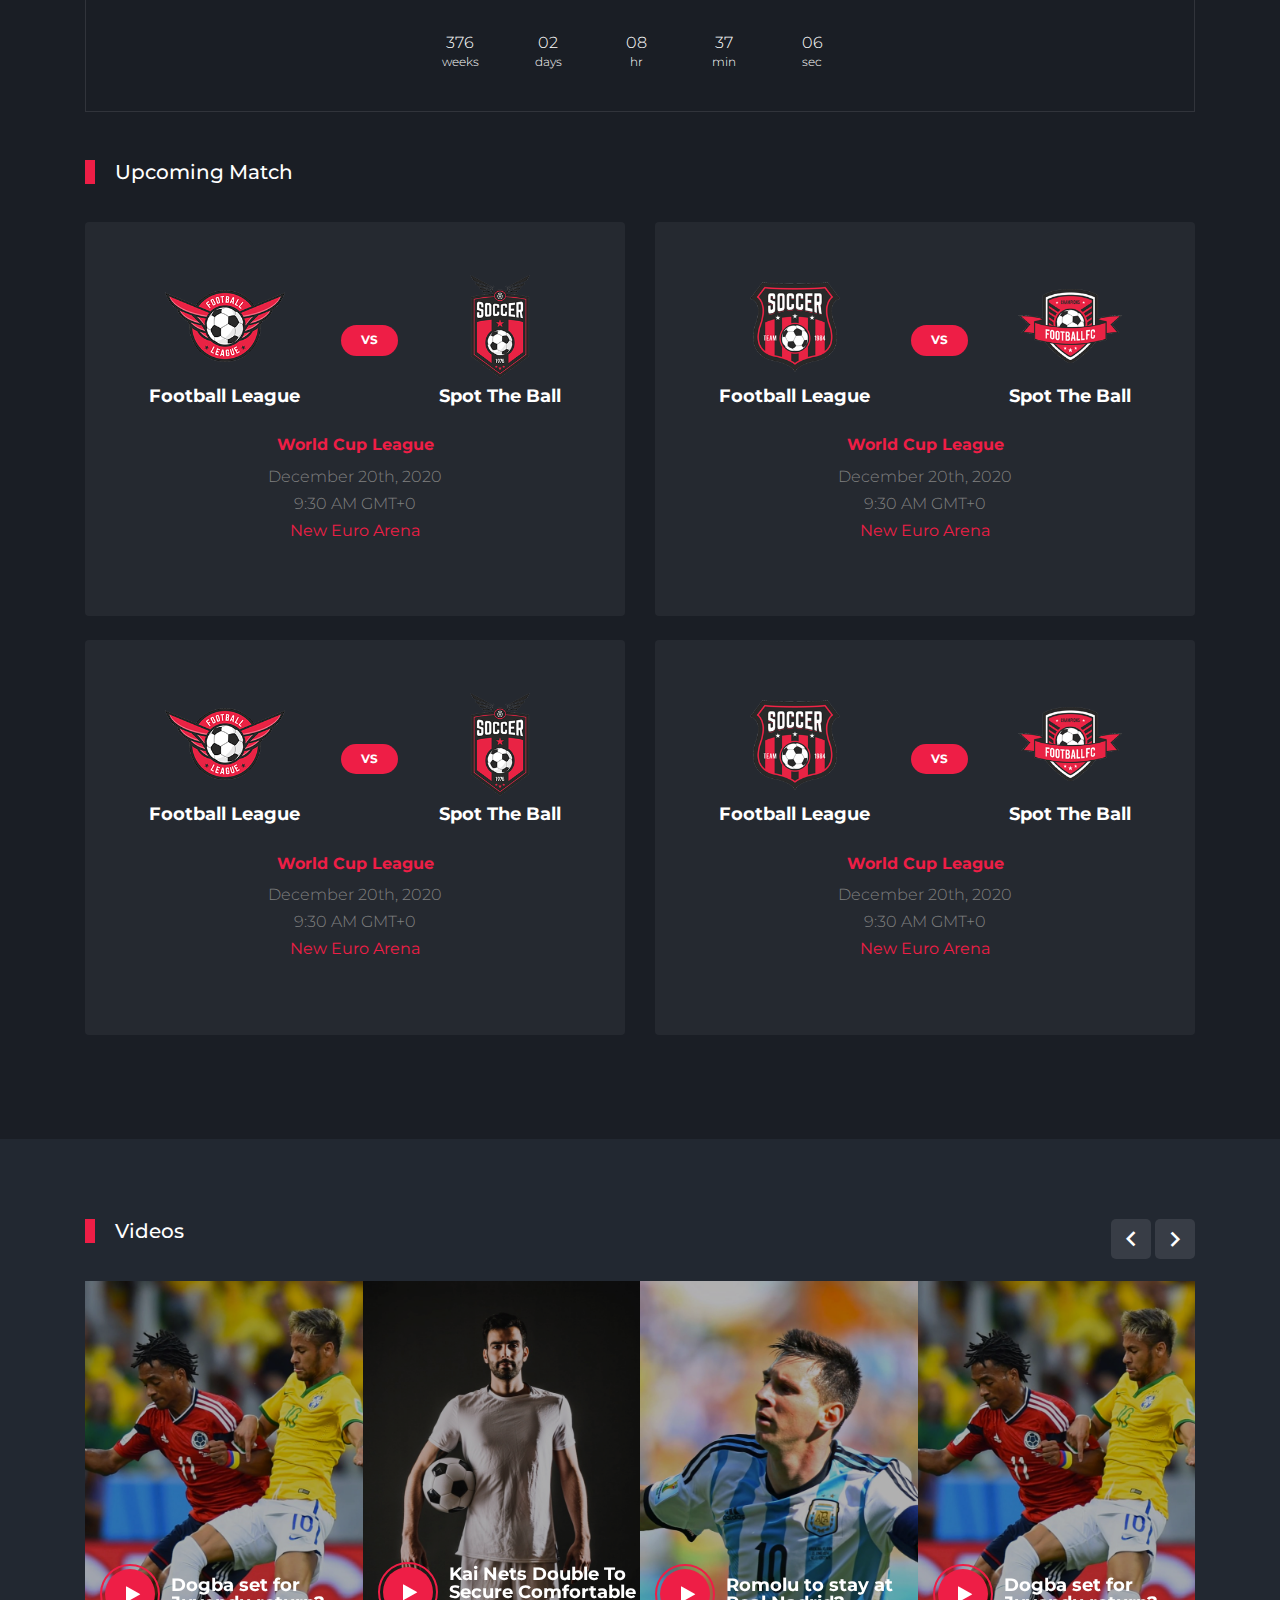
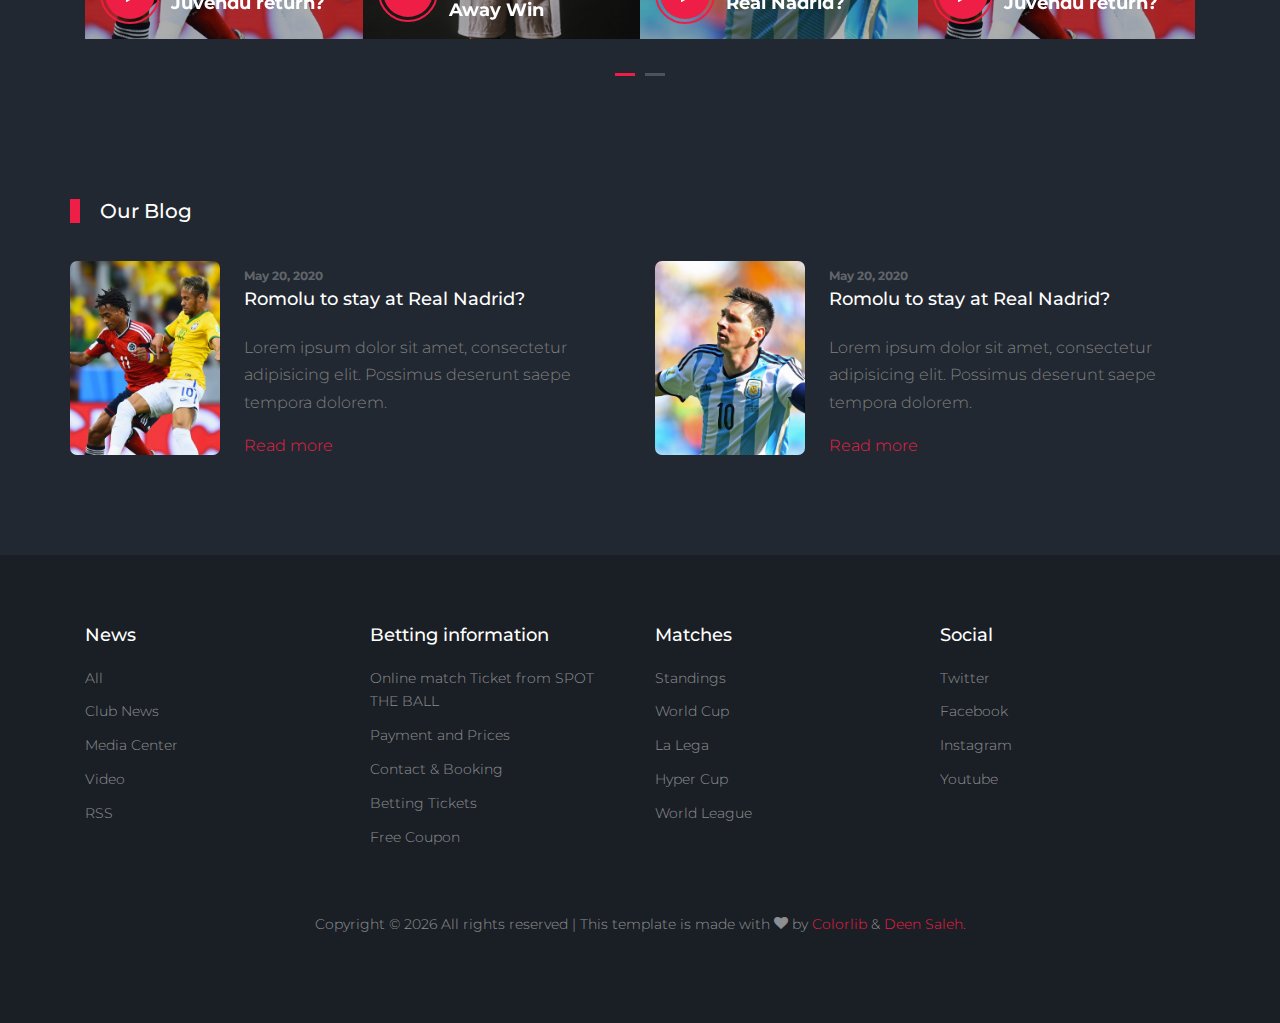
<file: matches.html>
<!DOCTYPE html>
<html lang="en">

<head>
  <title>Spot The Ball &mdash; Website by Deen Saleh</title>
  <meta charset="utf-8">
  <meta name="viewport" content="width=device-width, initial-scale=1, shrink-to-fit=no">


  <link href="https://fonts.googleapis.com/css2?family=Montserrat:wght@400;700&display=swap" rel="stylesheet">

  <link rel="stylesheet" href="fonts/icomoon/style.css">

  <link rel="stylesheet" href="css/bootstrap/bootstrap.css">
  <link rel="stylesheet" href="css/jquery-ui.css">
  <link rel="stylesheet" href="css/owl.carousel.min.css">
  <link rel="stylesheet" href="css/owl.theme.default.min.css">
  <link rel="stylesheet" href="css/owl.theme.default.min.css">

  <link rel="stylesheet" href="css/jquery.fancybox.min.css">

  <link rel="stylesheet" href="css/bootstrap-datepicker.css">

  <link rel="stylesheet" href="fonts/flaticon/font/flaticon.css">

  <link rel="stylesheet" href="css/aos.css">

  <link rel="stylesheet" href="css/style.css">



</head>

<body>

  <div class="site-wrap">

    <div class="site-mobile-menu site-navbar-target">
      <div class="site-mobile-menu-header">
        <div class="site-mobile-menu-close">
          <span class="icon-close2 js-menu-toggle"></span>
        </div>
      </div>
      <div class="site-mobile-menu-body"></div>
    </div>


    <header class="site-navbar py-4" role="banner">

      <div class="container">
        <div class="d-flex align-items-center">
          <div class="site-logo">
            <a href="index.html">
              <img src="images/SOCCER.png"width="100" height="50" alt="Logo">
            </a>
          </div>
          <div class="ml-auto">
            <nav class="site-navigation position-relative text-right" role="navigation">
              <ul class="site-menu main-menu js-clone-nav mr-auto d-none d-lg-block">
                <li><a href="index.html" class="nav-link">Home</a></li>
                <li class="active"><a href="matches.html" class="nav-link">Betting Matches</a></li>
                <li><a href="players.html" class="nav-link">Players latest-News</a></li>
                <li><a href="blog.html" class="nav-link">Blog</a></li>
                <li><a href="contact.html" class="nav-link">Contact</a></li>
              </ul>
            </nav>

            <a href="#" class="d-inline-block d-lg-none site-menu-toggle js-menu-toggle text-black float-right text-white"><span
                class="icon-menu h3 text-white"></span></a>
          </div>
        </div>
      </div>

    </header>

    <div class="hero overlay" style="background-image: url('images/bg_3.jpg');">
      <div class="container">
        <div class="row align-items-center">
          <div class="col-lg-5 mx-auto text-center">
            <h1 class="text-white">Matches</h1>
            <p>Lorem ipsum dolor sit amet, consectetur adipisicing elit. Soluta, molestias repudiandae pariatur.</p>
          </div>
        </div>
      </div>
    </div>

    
    
    <div class="container">
      

      <div class="row">
        <div class="col-lg-12">
          
          <div class="d-flex team-vs">
            <span class="score">4-1</span>
            <div class="team-1 w-50">
              <div class="team-details w-100 text-center">
                <img src="images/logo_1.png" alt="Image" class="img-fluid">
                <h3>LA LEGA <span>(win)</span></h3>
                <ul class="list-unstyled">
                  <li>Anja Landry (7)</li>
                  <li>Eadie Salinas (12)</li>
                  <li>Ashton Allen (10)</li>
                  <li>Baxter Metcalfe (5)</li>
                </ul>
              </div>
            </div>
            <div class="team-2 w-50">
              <div class="team-details w-100 text-center">
                <img src="images/logo_2.png" alt="Image" class="img-fluid">
                <h3>JUVENDU <span>(loss)</span></h3>
                <ul class="list-unstyled">
                  <li>Macauly Green (3)</li>
                  <li>Arham Stark (8)</li>
                  <li>Stephan Murillo (9)</li>
                  <li>Ned Ritter (5)</li>
                </ul>
              </div>
            </div>
          </div>
        </div>
      </div>
    </div>
  

    
    <div class="site-section bg-dark">
      <div class="container">
        
        <div class="row mb-5">
          <div class="col-lg-12">
            <div class="widget-next-match">
              <div class="widget-title">
                <h3>Next Match</h3>
              </div>
              <div class="widget-body mb-3">
                <div class="widget-vs">
                  <div class="d-flex align-items-center justify-content-around justify-content-between w-100">
                    <div class="team-1 text-center">
                      <img src="images/logo_1.png" alt="Image">
                      <h3>Football League</h3>
                    </div>
                    <div>
                      <span class="vs"><span>VS</span></span>
                    </div>
                    <div class="team-2 text-center">
                      <img src="images/logo_2.png" alt="Image">
                      <h3>Spot The Ball</h3>
                    </div>
                  </div>
                </div>
              </div>

              <div class="text-center widget-vs-contents mb-4">
                <h4>World Cup League</h4>
                <p class="mb-5">
                  <span class="d-block">December 20th, 2020</span>
                  <span class="d-block">9:30 AM GMT+0</span>
                  <strong class="text-primary">New Euro Arena</strong>
                </p>

                <div id="date-countdown2" class="pb-1"></div>
              </div>
            </div>
          </div>
        </div>

        <div class="row">
          <div class="col-12 title-section">
            <h2 class="heading">Upcoming Match</h2>
          </div>
          <div class="col-lg-6 mb-4">
            <div class="bg-light p-4 rounded">
              <div class="widget-body">
                  <div class="widget-vs">
                    <div class="d-flex align-items-center justify-content-around justify-content-between w-100">
                      <div class="team-1 text-center">
                        <img src="images/logo_1.png" alt="Image">
                        <h3>Football League</h3>
                      </div>
                      <div>
                        <span class="vs"><span>VS</span></span>
                      </div>
                      <div class="team-2 text-center">
                        <img src="images/logo_2.png" alt="Image">
                        <h3>Spot The Ball</h3>
                      </div>
                    </div>
                  </div>
                </div>

                <div class="text-center widget-vs-contents mb-4">
                  <h4>World Cup League</h4>
                  <p class="mb-5">
                    <span class="d-block">December 20th, 2020</span>
                    <span class="d-block">9:30 AM GMT+0</span>
                    <strong class="text-primary">New Euro Arena</strong>
                  </p>

                </div>
              
            </div>
          </div>
          <div class="col-lg-6 mb-4">
            <div class="bg-light p-4 rounded">
              <div class="widget-body">
                  <div class="widget-vs">
                    <div class="d-flex align-items-center justify-content-around justify-content-between w-100">
                      <div class="team-1 text-center">
                        <img src="images/logo_3.png" alt="Image">
                        <h3>Football League</h3>
                      </div>
                      <div>
                        <span class="vs"><span>VS</span></span>
                      </div>
                      <div class="team-2 text-center">
                        <img src="images/logo_4.png" alt="Image">
                        <h3>Spot The Ball</h3>
                      </div>
                    </div>
                  </div>
                </div>

                <div class="text-center widget-vs-contents mb-4">
                  <h4>World Cup League</h4>
                  <p class="mb-5">
                    <span class="d-block">December 20th, 2020</span>
                    <span class="d-block">9:30 AM GMT+0</span>
                    <strong class="text-primary">New Euro Arena</strong>
                  </p>

                </div>
              
            </div>
          </div>

          <div class="col-lg-6 mb-4">
            <div class="bg-light p-4 rounded">
              <div class="widget-body">
                  <div class="widget-vs">
                    <div class="d-flex align-items-center justify-content-around justify-content-between w-100">
                      <div class="team-1 text-center">
                        <img src="images/logo_1.png" alt="Image">
                        <h3>Football League</h3>
                      </div>
                      <div>
                        <span class="vs"><span>VS</span></span>
                      </div>
                      <div class="team-2 text-center">
                        <img src="images/logo_2.png" alt="Image">
                        <h3>Spot The Ball</h3>
                      </div>
                    </div>
                  </div>
                </div>

                <div class="text-center widget-vs-contents mb-4">
                  <h4>World Cup League</h4>
                  <p class="mb-5">
                    <span class="d-block">December 20th, 2020</span>
                    <span class="d-block">9:30 AM GMT+0</span>
                    <strong class="text-primary">New Euro Arena</strong>
                  </p>

                </div>
              
            </div>
          </div>
          <div class="col-lg-6 mb-4">
            <div class="bg-light p-4 rounded">
              <div class="widget-body">
                  <div class="widget-vs">
                    <div class="d-flex align-items-center justify-content-around justify-content-between w-100">
                      <div class="team-1 text-center">
                        <img src="images/logo_3.png" alt="Image">
                        <h3>Football League</h3>
                      </div>
                      <div>
                        <span class="vs"><span>VS</span></span>
                      </div>
                      <div class="team-2 text-center">
                        <img src="images/logo_4.png" alt="Image">
                        <h3>Spot The Ball</h3>
                      </div>
                    </div>
                  </div>
                </div>

                <div class="text-center widget-vs-contents mb-4">
                  <h4>World Cup League</h4>
                  <p class="mb-5">
                    <span class="d-block">December 20th, 2020</span>
                    <span class="d-block">9:30 AM GMT+0</span>
                    <strong class="text-primary">New Euro Arena</strong>
                  </p>

                </div>
              
            </div>
          </div>
          
        </div>
      </div>
    </div> <!-- .site-section -->

    <div class="site-section">
      <div class="container">
        <div class="row">
          <div class="col-6 title-section">
            <h2 class="heading">Videos</h2>
          </div>
          <div class="col-6 text-right">
            <div class="custom-nav">
            <a href="#" class="js-custom-prev-v2"><span class="icon-keyboard_arrow_left"></span></a>
            <span></span>
            <a href="#" class="js-custom-next-v2"><span class="icon-keyboard_arrow_right"></span></a>
            </div>
          </div>
        </div>


        <div class="owl-4-slider owl-carousel">
          <div class="item">
            <div class="video-media">
              <img src="images/img_1.jpg" alt="Image" class="img-fluid">
              <a href="https://vimeo.com/139714818" class="d-flex play-button align-items-center" data-fancybox>
                <span class="icon mr-3">
                  <span class="icon-play"></span>
                </span>
                <div class="caption">
                  <h3 class="m-0">Dogba set for Juvendu return?</h3>
                </div>
              </a>
            </div>
          </div>
          <div class="item">
            <div class="video-media">
              <img src="images/img_2.jpg" alt="Image" class="img-fluid">
              <a href="https://vimeo.com/139714818" class="d-flex play-button align-items-center" data-fancybox>
                <span class="icon mr-3">
                  <span class="icon-play"></span>
                </span>
                <div class="caption">
                  <h3 class="m-0">Kai Nets Double To Secure Comfortable Away Win</h3>
                </div>
              </a>
            </div>
          </div>
          <div class="item">
            <div class="video-media">
              <img src="images/img_3.jpg" alt="Image" class="img-fluid">
              <a href="https://vimeo.com/139714818" class="d-flex play-button align-items-center" data-fancybox>
                <span class="icon mr-3">
                  <span class="icon-play"></span>
                </span>
                <div class="caption">
                  <h3 class="m-0">Romolu to stay at Real Nadrid?</h3>
                </div>
              </a>
            </div>
          </div>

          <div class="item">
            <div class="video-media">
              <img src="images/img_1.jpg" alt="Image" class="img-fluid">
              <a href="https://vimeo.com/139714818" class="d-flex play-button align-items-center" data-fancybox>
                <span class="icon mr-3">
                  <span class="icon-play"></span>
                </span>
                <div class="caption">
                  <h3 class="m-0">Dogba set for Juvendu return?</h3>
                </div>
              </a>
            </div>
          </div>
          <div class="item">
            <div class="video-media">
              <img src="images/img_2.jpg" alt="Image" class="img-fluid">
              <a href="https://vimeo.com/139714818" class="d-flex play-button align-items-center" data-fancybox>
                <span class="icon mr-3">
                  <span class="icon-play"></span>
                </span>
                <div class="caption">
                  <h3 class="m-0">Kai Nets Double To Secure Comfortable Away Win</h3>
                </div>
              </a>
            </div>
          </div>
          <div class="item">
            <div class="video-media">
              <img src="images/img_3.jpg" alt="Image" class="img-fluid">
              <a href="https://vimeo.com/139714818" class="d-flex play-button align-items-center" data-fancybox>
                <span class="icon mr-3">
                  <span class="icon-play"></span>
                </span>
                <div class="caption">
                  <h3 class="m-0">Romolu to stay at Real Nadrid?</h3>
                </div>
              </a>
            </div>
          </div>

        </div>

      </div>
    </div>

    <div class="container site-section">
      <div class="row">
        <div class="col-6 title-section">
          <h2 class="heading">Our Blog</h2>
        </div>
      </div>
      <div class="row">
        <div class="col-lg-6">
          <div class="custom-media d-flex">
            <div class="img mr-4">
              <img src="images/img_1.jpg" alt="Image" class="img-fluid">
            </div>
            <div class="text">
              <span class="meta">May 20, 2020</span>
              <h3 class="mb-4"><a href="#">Romolu to stay at Real Nadrid?</a></h3>
              <p>Lorem ipsum dolor sit amet, consectetur adipisicing elit. Possimus deserunt saepe tempora dolorem.</p>
              <p><a href="#">Read more</a></p>
            </div>
          </div>
        </div>
        <div class="col-lg-6">
          <div class="custom-media d-flex">
            <div class="img mr-4">
              <img src="images/img_3.jpg" alt="Image" class="img-fluid">
            </div>
            <div class="text">
              <span class="meta">May 20, 2020</span>
              <h3 class="mb-4"><a href="#">Romolu to stay at Real Nadrid?</a></h3>
              <p>Lorem ipsum dolor sit amet, consectetur adipisicing elit. Possimus deserunt saepe tempora dolorem.</p>
              <p><a href="#">Read more</a></p>
            </div>
          </div>
        </div>
      </div>
    </div>



    <footer class="footer-section">
      <div class="container">
        <div class="row">
          <div class="col-lg-3">
            <div class="widget mb-3">
              <h3>News</h3>
              <ul class="list-unstyled links">
                <li><a href="#">All</a></li>
                <li><a href="#">Club News</a></li>
                <li><a href="#">Media Center</a></li>
                <li><a href="#">Video</a></li>
                <li><a href="#">RSS</a></li>
              </ul>
            </div>
          </div>
          <div class="col-lg-3">
            <div class="widget mb-3">
              <h3>Betting information</h3>
              <ul class="list-unstyled links">
                <li><a href="#">Online match Ticket from SPOT THE BALL</a></li>
                <li><a href="#">Payment and Prices</a></li>
                <li><a href="#">Contact &amp; Booking</a></li>
                <li><a href="#">Betting Tickets</a></li>
                <li><a href="#">Free Coupon</a></li>
              </ul>
            </div>
          </div>
          <div class="col-lg-3">
            <div class="widget mb-3">
              <h3>Matches</h3>
              <ul class="list-unstyled links">
                <li><a href="#">Standings</a></li>
                <li><a href="#">World Cup</a></li>
                <li><a href="#">La Lega</a></li>
                <li><a href="#">Hyper Cup</a></li>
                <li><a href="#">World League</a></li>
              </ul>
            </div>
          </div>

          <div class="col-lg-3">
            <div class="widget mb-3">
              <h3>Social</h3>
              <ul class="list-unstyled links">
                <li><a href="#">Twitter</a></li>
                <li><a href="#">Facebook</a></li>
                <li><a href="#">Instagram</a></li>
                <li><a href="#">Youtube</a></li>
              </ul>
            </div>
          </div>

        </div>

        <div class="row text-center">
          <div class="col-md-12">
            <div class=" pt-5">
              <p>
                <!-- Link back to Colorlib can't be removed. Template is licensed under CC BY 3.0. -->
                Copyright &copy;
                <script>
                  document.write(new Date().getFullYear());
                </script> All rights reserved | This template is made with <i class="icon-heart"
                  aria-hidden="true"></i> by <a href="https://colorlib.com" target="_blank">Colorlib</a>
                </a> & <a href ="http://salehudeen.github.io/deen-saleh/"target="_blank">Deen Saleh.</a>
                <!-- Link back to Colorlib can't be removed. Template is licensed under CC BY 3.0. -->
              </p>
            </div>
          </div>

        </div>
      </div>
    </footer>



  </div>
  <!-- .site-wrap -->

  <script src="js/jquery-3.3.1.min.js"></script>
  <script src="js/jquery-migrate-3.0.1.min.js"></script>
  <script src="js/jquery-ui.js"></script>
  <script src="js/popper.min.js"></script>
  <script src="js/bootstrap.min.js"></script>
  <script src="js/owl.carousel.min.js"></script>
  <script src="js/jquery.stellar.min.js"></script>
  <script src="js/jquery.countdown.min.js"></script>
  <script src="js/bootstrap-datepicker.min.js"></script>
  <script src="js/jquery.easing.1.3.js"></script>
  <script src="js/aos.js"></script>
  <script src="js/jquery.fancybox.min.js"></script>
  <script src="js/jquery.sticky.js"></script>
  <script src="js/jquery.mb.YTPlayer.min.js"></script>


  <script src="js/main.js"></script>

</body>

</html>
</file>
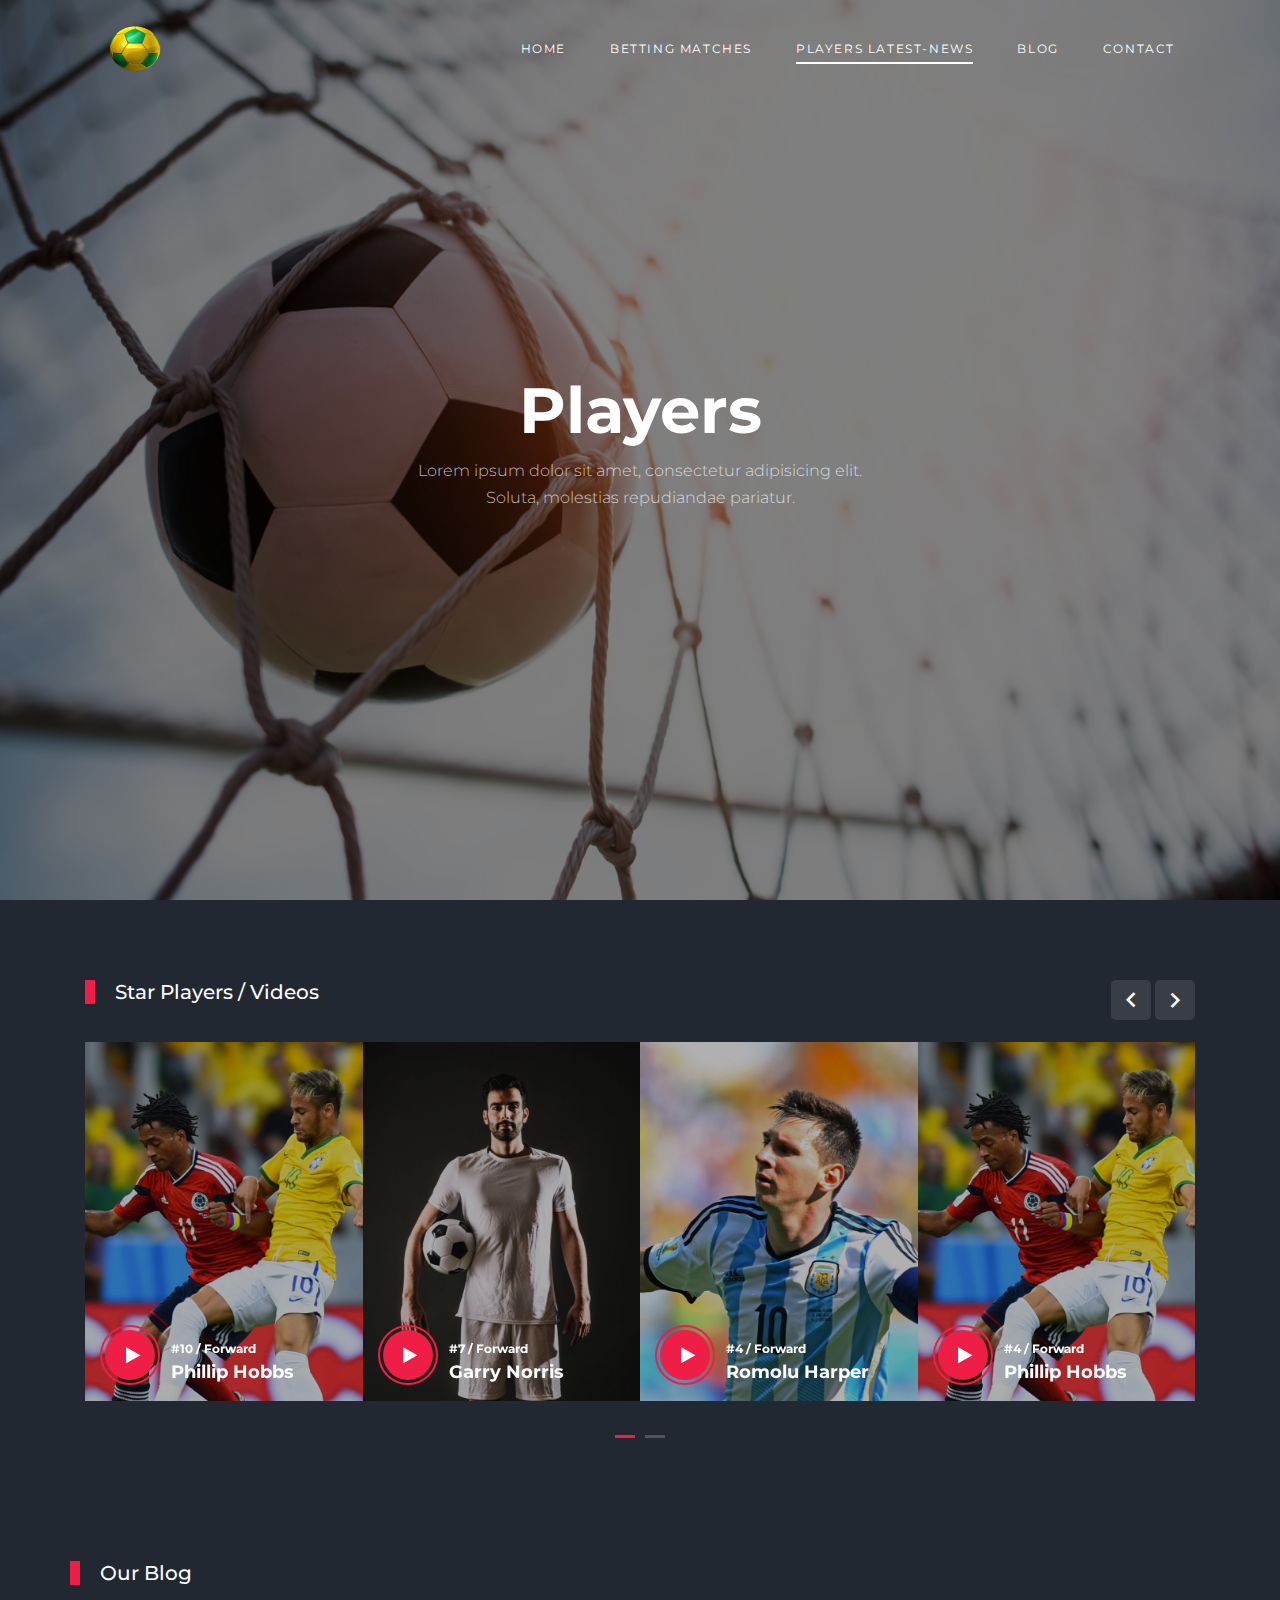
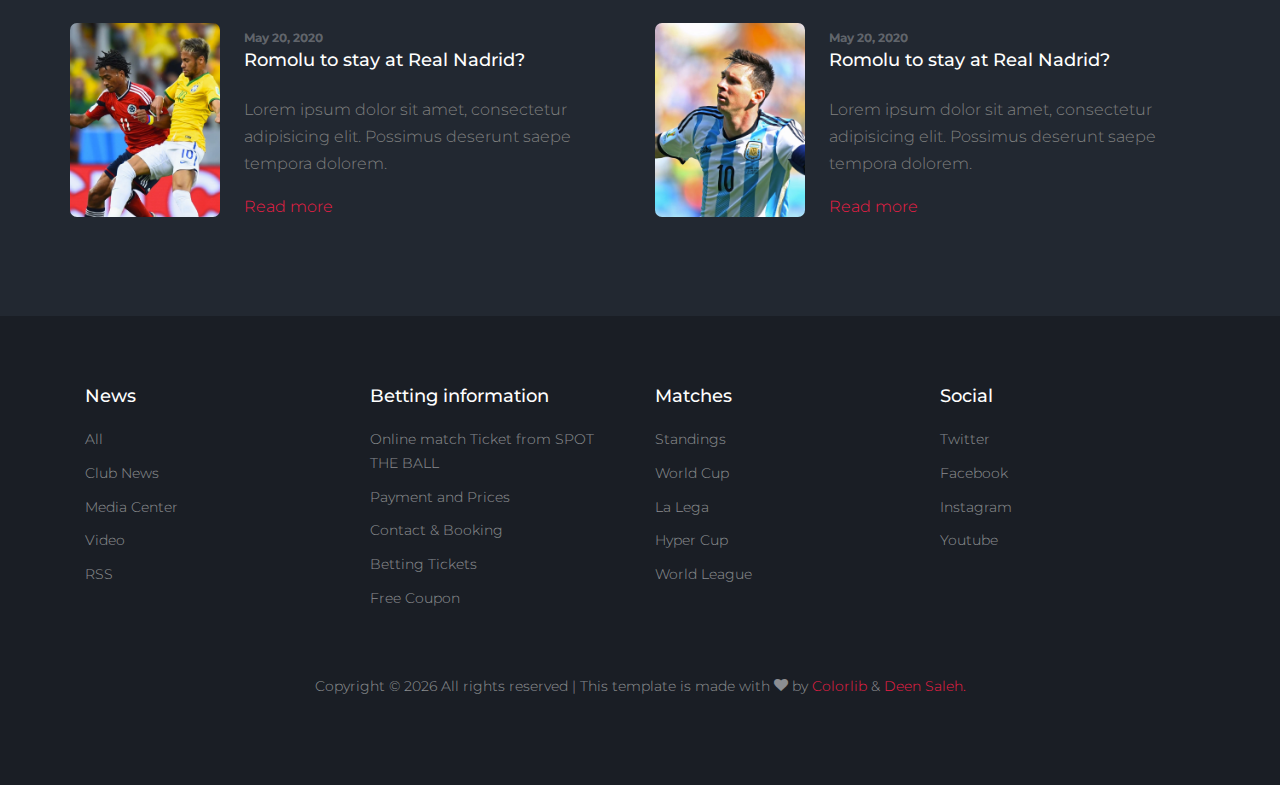
<file: players.html>
<!DOCTYPE html>
<html lang="en">

<head>
  <title>Spot The Ball &mdash; Website by Deen Saleh</title>
  <meta charset="utf-8">
  <meta name="viewport" content="width=device-width, initial-scale=1, shrink-to-fit=no">


  <link href="https://fonts.googleapis.com/css2?family=Montserrat:wght@400;700&display=swap" rel="stylesheet">

  <link rel="stylesheet" href="fonts/icomoon/style.css">

  <link rel="stylesheet" href="css/bootstrap/bootstrap.css">
  <link rel="stylesheet" href="css/jquery-ui.css">
  <link rel="stylesheet" href="css/owl.carousel.min.css">
  <link rel="stylesheet" href="css/owl.theme.default.min.css">
  <link rel="stylesheet" href="css/owl.theme.default.min.css">

  <link rel="stylesheet" href="css/jquery.fancybox.min.css">

  <link rel="stylesheet" href="css/bootstrap-datepicker.css">

  <link rel="stylesheet" href="fonts/flaticon/font/flaticon.css">

  <link rel="stylesheet" href="css/aos.css">

  <link rel="stylesheet" href="css/style.css">



</head>

<body>

  <div class="site-wrap">

    <div class="site-mobile-menu site-navbar-target">
      <div class="site-mobile-menu-header">
        <div class="site-mobile-menu-close">
          <span class="icon-close2 js-menu-toggle"></span>
        </div>
      </div>
      <div class="site-mobile-menu-body"></div>
    </div>


    <header class="site-navbar py-4" role="banner">

      <div class="container">
        <div class="d-flex align-items-center">
          <div class="site-logo">
            <a href="index.html">
              <img src="images/SOCCER.png"width="100" height="50" alt="Logo">
            </a>
          </div>
          <div class="ml-auto">
            <nav class="site-navigation position-relative text-right" role="navigation">
              <ul class="site-menu main-menu js-clone-nav mr-auto d-none d-lg-block">
                <li><a href="index.html" class="nav-link">Home</a></li>
                <li><a href="matches.html" class="nav-link">Betting Matches</a></li>
                <li class="active"><a href="players.html" class="nav-link">Players Latest-News</a></li>
                <li><a href="blog.html" class="nav-link">Blog</a></li>
                <li><a href="contact.html" class="nav-link">Contact</a></li>
              </ul>
            </nav>

            <a href="#" class="d-inline-block d-lg-none site-menu-toggle js-menu-toggle text-black float-right text-white"><span
                class="icon-menu h3 text-white"></span></a>
          </div>
        </div>
      </div>

    </header>

    <div class="hero overlay" style="background-image: url('images/bg_3.jpg');">
      <div class="container">
        <div class="row align-items-center">
          <div class="col-lg-5 mx-auto text-center">
            <h1 class="text-white">Players</h1>
            <p>Lorem ipsum dolor sit amet, consectetur adipisicing elit. Soluta, molestias repudiandae pariatur.</p>
          </div>
        </div>
      </div>
    </div>

    
    
    <div class="site-section">
      <div class="container">
        <div class="row">
          <div class="col-6 title-section">
            <h2 class="heading">Star Players / Videos</h2>
          </div>
          <div class="col-6 text-right">
            <div class="custom-nav">
            <a href="#" class="js-custom-prev-v2"><span class="icon-keyboard_arrow_left"></span></a>
            <span></span>
            <a href="#" class="js-custom-next-v2"><span class="icon-keyboard_arrow_right"></span></a>
            </div>
          </div>
        </div>


        <div class="owl-4-slider owl-carousel">
          <div class="item">
            <div class="video-media">
              <img src="images/img_1.jpg" alt="Image" class="img-fluid">
              <a href="https://vimeo.com/139714818" class="d-flex play-button align-items-center" data-fancybox>
                <span class="icon mr-3">
                  <span class="icon-play"></span>
                </span>
                <div class="caption">
                  <span class="meta">#10 / Forward</span>
                  <h3 class="m-0">Phillip Hobbs</h3>
                </div>
              </a>
            </div>
          </div>
          <div class="item">
            <div class="video-media">
              <img src="images/img_2.jpg" alt="Image" class="img-fluid">
              <a href="https://vimeo.com/139714818" class="d-flex play-button align-items-center" data-fancybox>
                <span class="icon mr-3">
                  <span class="icon-play"></span>
                </span>
                <div class="caption">
                  <span class="meta">#7 / Forward</span>
                  <h3 class="m-0">Garry Norris</h3>
                </div>
              </a>
            </div>
          </div>
          <div class="item">
            <div class="video-media">
              <img src="images/img_3.jpg" alt="Image" class="img-fluid">
              <a href="https://vimeo.com/139714818" class="d-flex play-button align-items-center" data-fancybox>
                <span class="icon mr-3">
                  <span class="icon-play"></span>
                </span>
                <div class="caption">
                  <span class="meta">#4 / Forward</span>
                  <h3 class="m-0">Romolu Harper</h3>
                </div>
              </a>
            </div>
          </div>

          <div class="item">
            <div class="video-media">
              <img src="images/img_1.jpg" alt="Image" class="img-fluid">
              <a href="https://vimeo.com/139714818" class="d-flex play-button align-items-center" data-fancybox>
                <span class="icon mr-3">
                  <span class="icon-play"></span>
                </span>
                <div class="caption">
                  <span class="meta">#4 / Forward</span>
                  <h3 class="m-0">Phillip Hobbs</h3>
                </div>
              </a>
            </div>
          </div>
          <div class="item">
            <div class="video-media">
              <img src="images/img_2.jpg" alt="Image" class="img-fluid">
              <a href="https://vimeo.com/139714818" class="d-flex play-button align-items-center" data-fancybox>
                <span class="icon mr-3">
                  <span class="icon-play"></span>
                </span>
                <div class="caption">
                  <span class="meta">#1 / GoalKeeper</span>
                  <h3 class="m-0">Garry Norris</h3>
                </div>
              </a>
            </div>
          </div>
          <div class="item">
            <div class="video-media">
              <img src="images/img_3.jpg" alt="Image" class="img-fluid">
              <a href="https://vimeo.com/139714818" class="d-flex play-button align-items-center" data-fancybox>
                <span class="icon mr-3">
                  <span class="icon-play"></span>
                </span>
                <div class="caption">
                  <span class="meta">#8 / Forward</span>
                  <h3 class="m-0">Romolu Harper</h3>
                </div>
              </a>
            </div>
          </div>
        </div>

      </div>
    </div>


    
    <div class="container site-section">
      <div class="row">
        <div class="col-6 title-section">
          <h2 class="heading">Our Blog</h2>
        </div>
      </div>
      <div class="row">
        <div class="col-lg-6">
          <div class="custom-media d-flex">
            <div class="img mr-4">
              <img src="images/img_1.jpg" alt="Image" class="img-fluid">
            </div>
            <div class="text">
              <span class="meta">May 20, 2020</span>
              <h3 class="mb-4"><a href="#">Romolu to stay at Real Nadrid?</a></h3>
              <p>Lorem ipsum dolor sit amet, consectetur adipisicing elit. Possimus deserunt saepe tempora dolorem.</p>
              <p><a href="#">Read more</a></p>
            </div>
          </div>
        </div>
        <div class="col-lg-6">
          <div class="custom-media d-flex">
            <div class="img mr-4">
              <img src="images/img_3.jpg" alt="Image" class="img-fluid">
            </div>
            <div class="text">
              <span class="meta">May 20, 2020</span>
              <h3 class="mb-4"><a href="#">Romolu to stay at Real Nadrid?</a></h3>
              <p>Lorem ipsum dolor sit amet, consectetur adipisicing elit. Possimus deserunt saepe tempora dolorem.</p>
              <p><a href="#">Read more</a></p>
            </div>
          </div>
        </div>
      </div>
    </div>



    <footer class="footer-section">
      <div class="container">
        <div class="row">
          <div class="col-lg-3">
            <div class="widget mb-3">
              <h3>News</h3>
              <ul class="list-unstyled links">
                <li><a href="#">All</a></li>
                <li><a href="#">Club News</a></li>
                <li><a href="#">Media Center</a></li>
                <li><a href="#">Video</a></li>
                <li><a href="#">RSS</a></li>
              </ul>
            </div>
          </div>
          <div class="col-lg-3">
            <div class="widget mb-3">
              <h3>Betting information</h3>
              <ul class="list-unstyled links">
                <li><a href="#">Online match Ticket from SPOT THE BALL</a></li>
                <li><a href="#">Payment and Prices</a></li>
                <li><a href="#">Contact &amp; Booking</a></li>
                <li><a href="#">Betting Tickets</a></li>
                <li><a href="#">Free Coupon</a></li>
              </ul>
            </div>
          </div>
          <div class="col-lg-3">
            <div class="widget mb-3">
              <h3>Matches</h3>
              <ul class="list-unstyled links">
                <li><a href="#">Standings</a></li>
                <li><a href="#">World Cup</a></li>
                <li><a href="#">La Lega</a></li>
                <li><a href="#">Hyper Cup</a></li>
                <li><a href="#">World League</a></li>
              </ul>
            </div>
          </div>

          <div class="col-lg-3">
            <div class="widget mb-3">
              <h3>Social</h3>
              <ul class="list-unstyled links">
                <li><a href="#">Twitter</a></li>
                <li><a href="#">Facebook</a></li>
                <li><a href="#">Instagram</a></li>
                <li><a href="#">Youtube</a></li>
              </ul>
            </div>
          </div>

        </div>

        <div class="row text-center">
          <div class="col-md-12">
            <div class=" pt-5">
              <p>
                <!-- Link back to Colorlib can't be removed. Template is licensed under CC BY 3.0. -->
                Copyright &copy;
                <script>
                  document.write(new Date().getFullYear());
                </script> All rights reserved | This template is made with <i class="icon-heart"
                  aria-hidden="true"></i> by <a href="https://colorlib.com" target="_blank">Colorlib</a>
                </a> & <a href ="http://salehudeen.github.io/deen-saleh/"target="_blank">Deen Saleh.</a>
                <!-- Link back to Colorlib can't be removed. Template is licensed under CC BY 3.0. -->
              </p>
            </div>
          </div>

        </div>
      </div>
    </footer>



  </div>
  <!-- .site-wrap -->

  <script src="js/jquery-3.3.1.min.js"></script>
  <script src="js/jquery-migrate-3.0.1.min.js"></script>
  <script src="js/jquery-ui.js"></script>
  <script src="js/popper.min.js"></script>
  <script src="js/bootstrap.min.js"></script>
  <script src="js/owl.carousel.min.js"></script>
  <script src="js/jquery.stellar.min.js"></script>
  <script src="js/jquery.countdown.min.js"></script>
  <script src="js/bootstrap-datepicker.min.js"></script>
  <script src="js/jquery.easing.1.3.js"></script>
  <script src="js/aos.js"></script>
  <script src="js/jquery.fancybox.min.js"></script>
  <script src="js/jquery.sticky.js"></script>
  <script src="js/jquery.mb.YTPlayer.min.js"></script>


  <script src="js/main.js"></script>

</body>

</html>
</file>
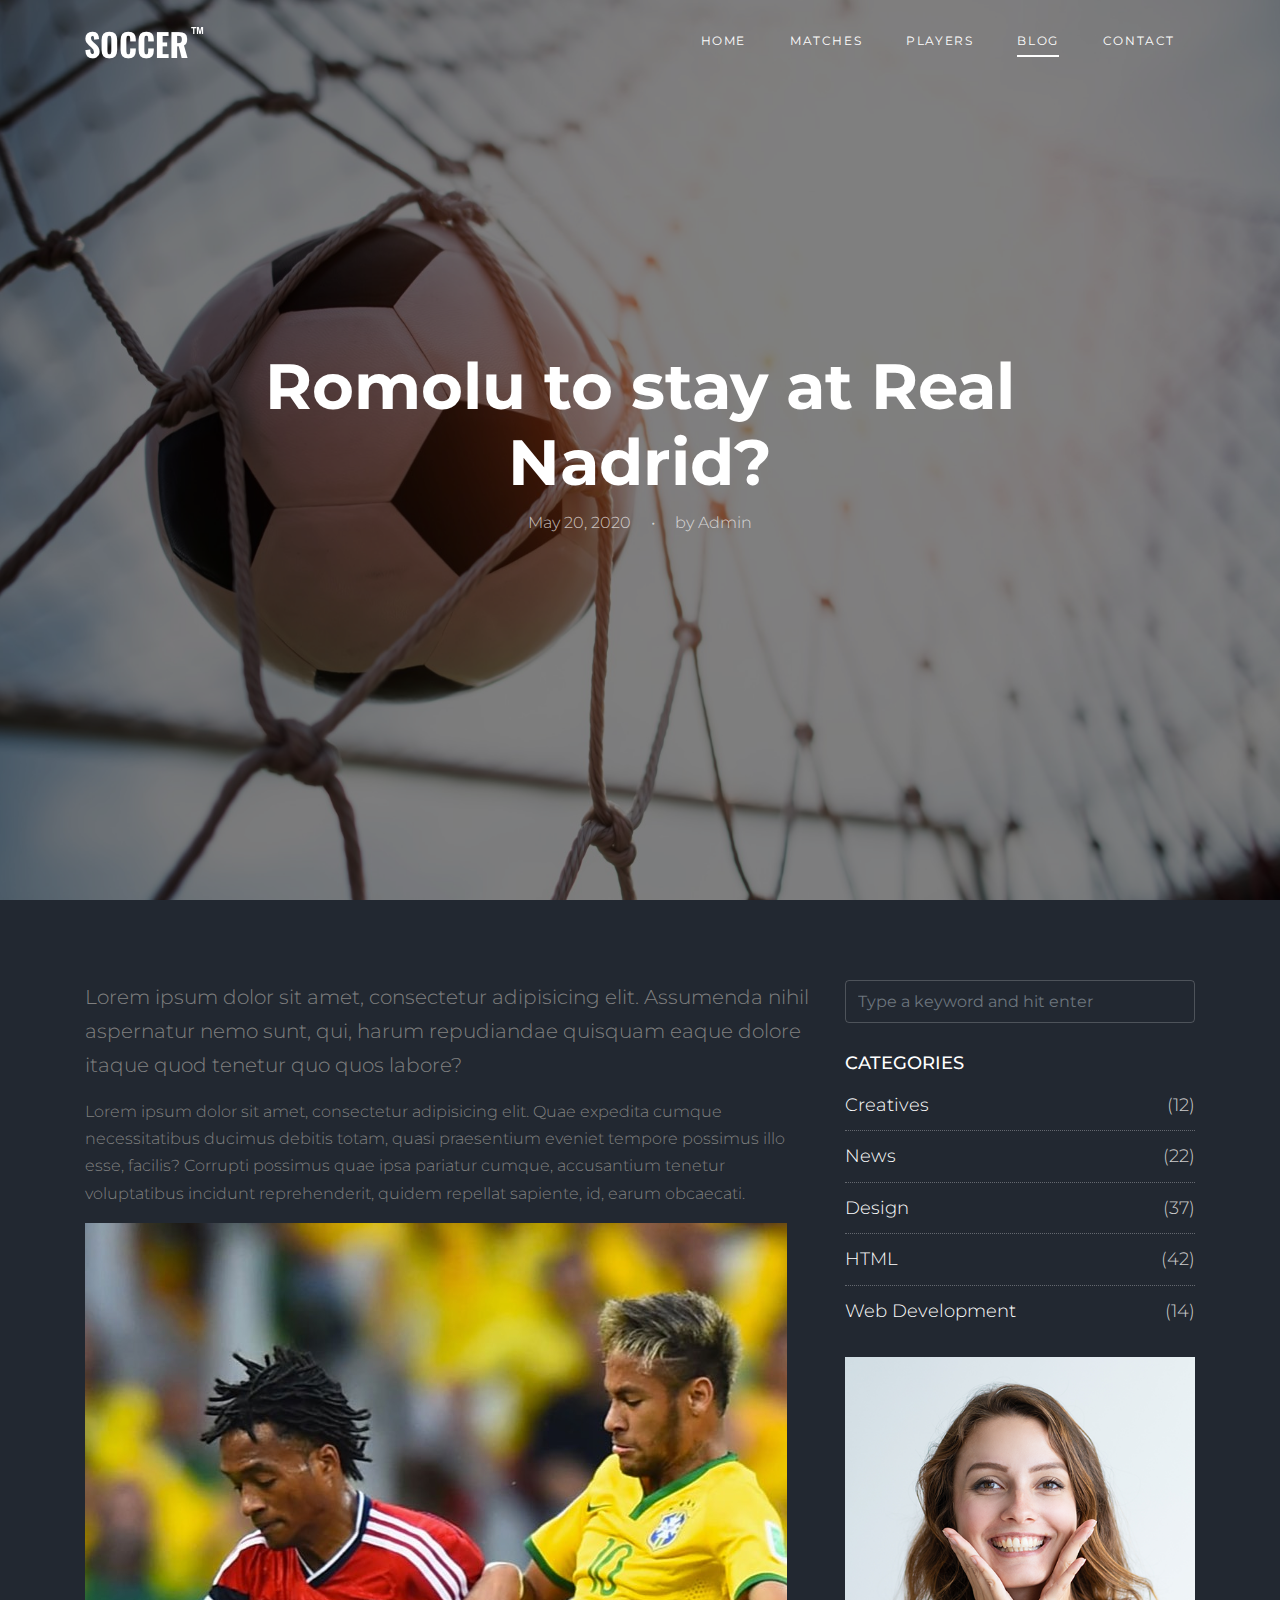
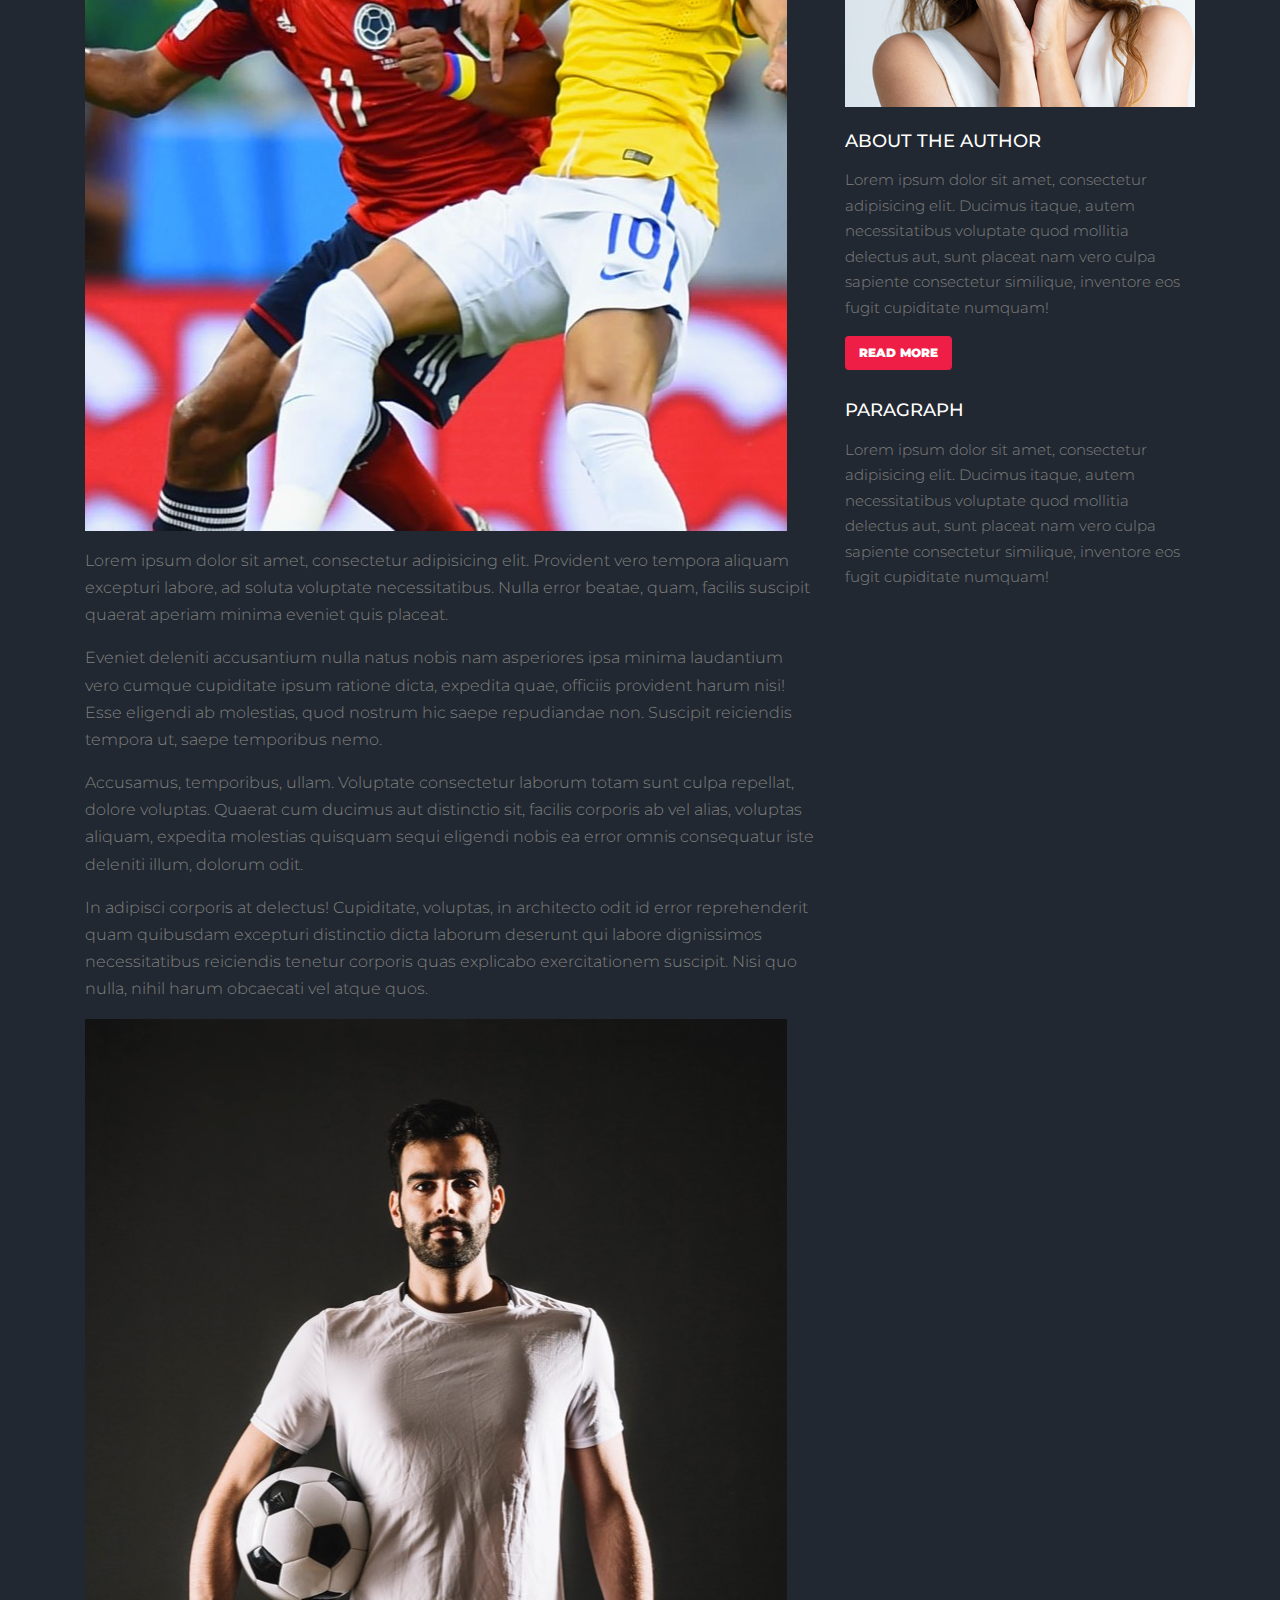
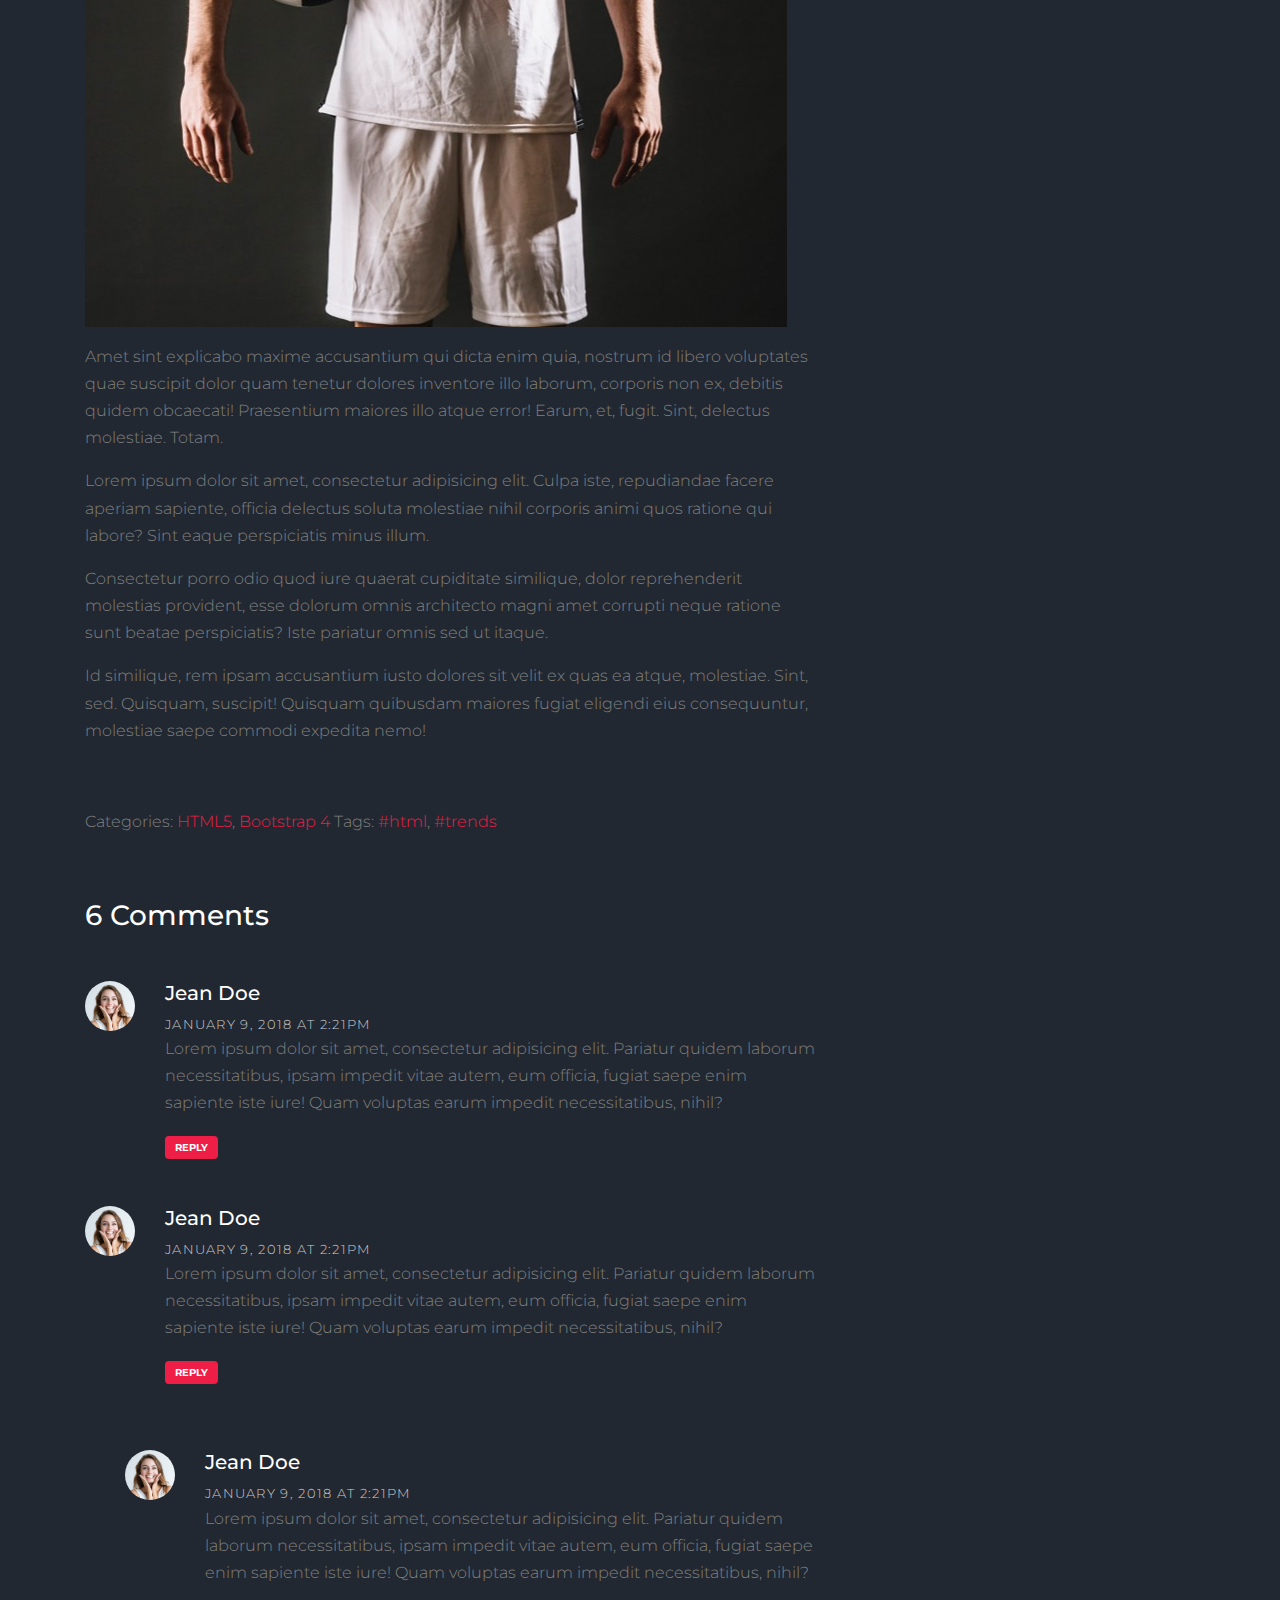
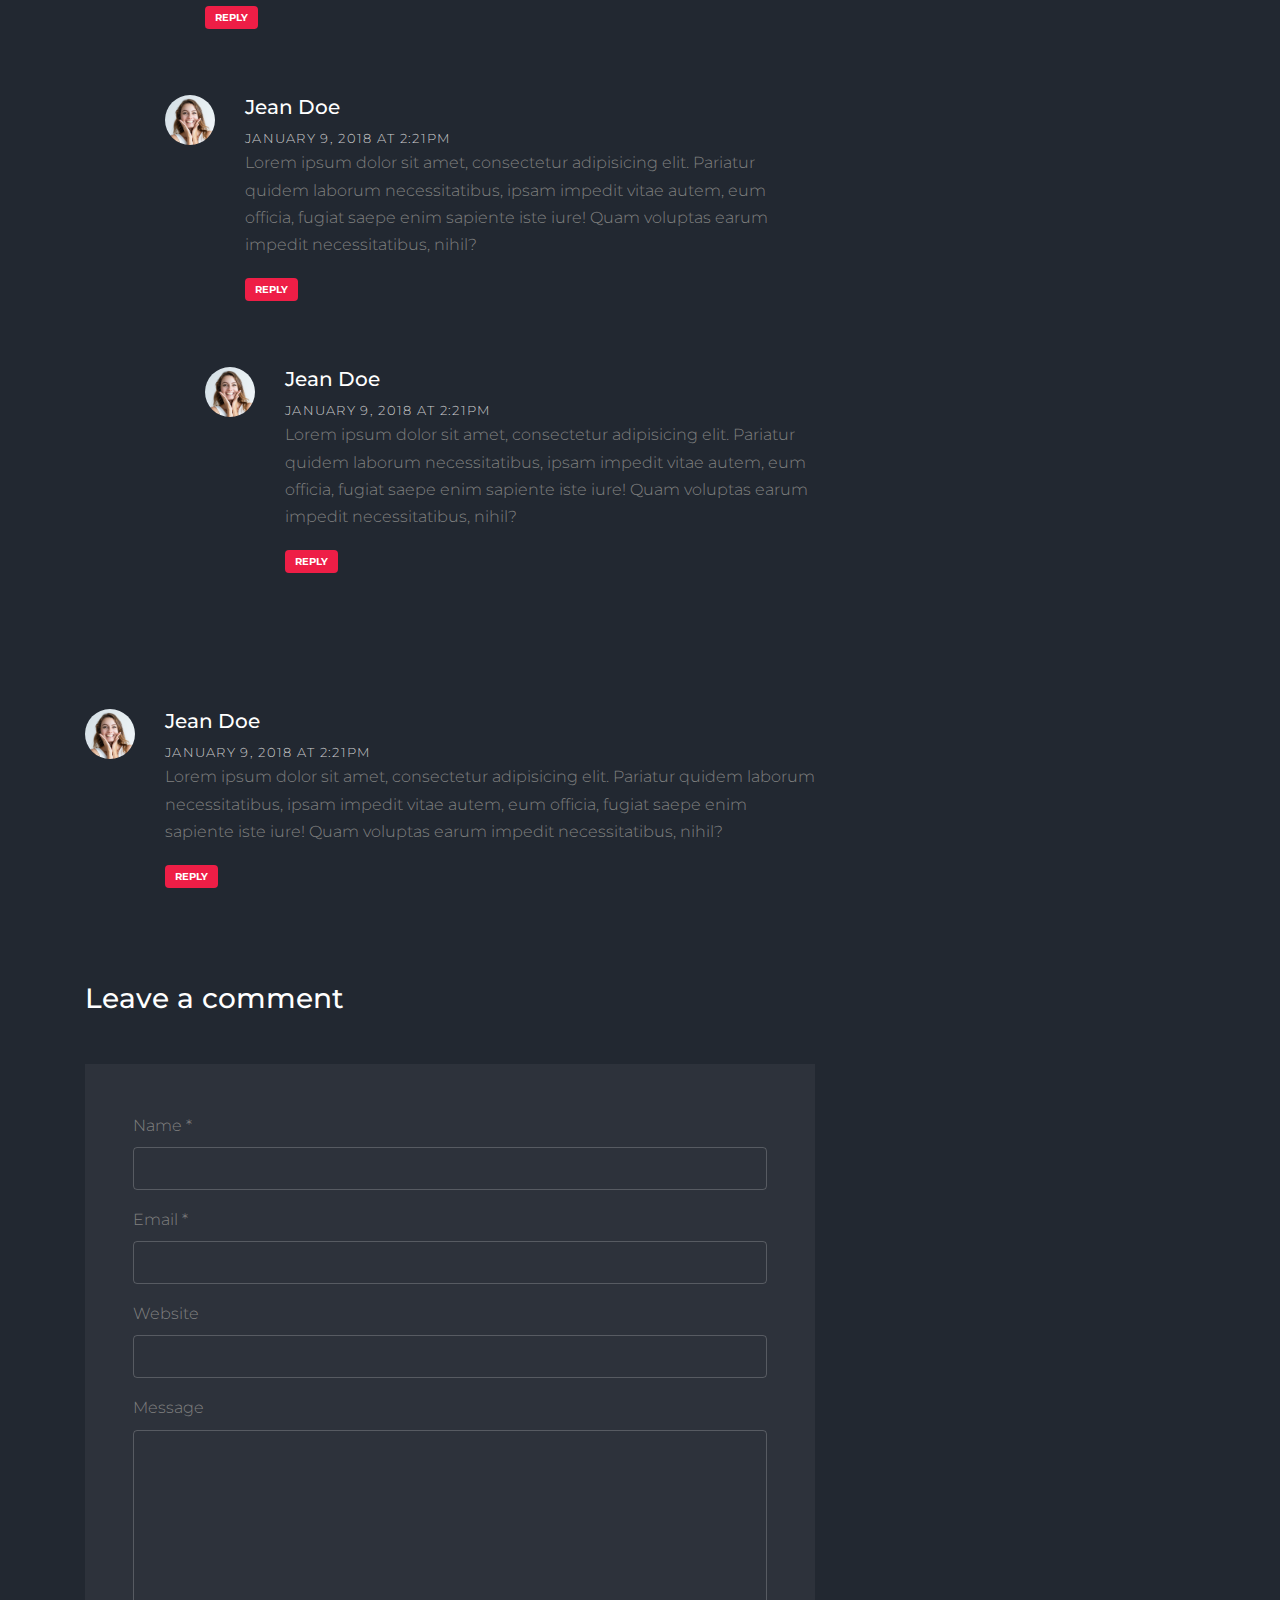
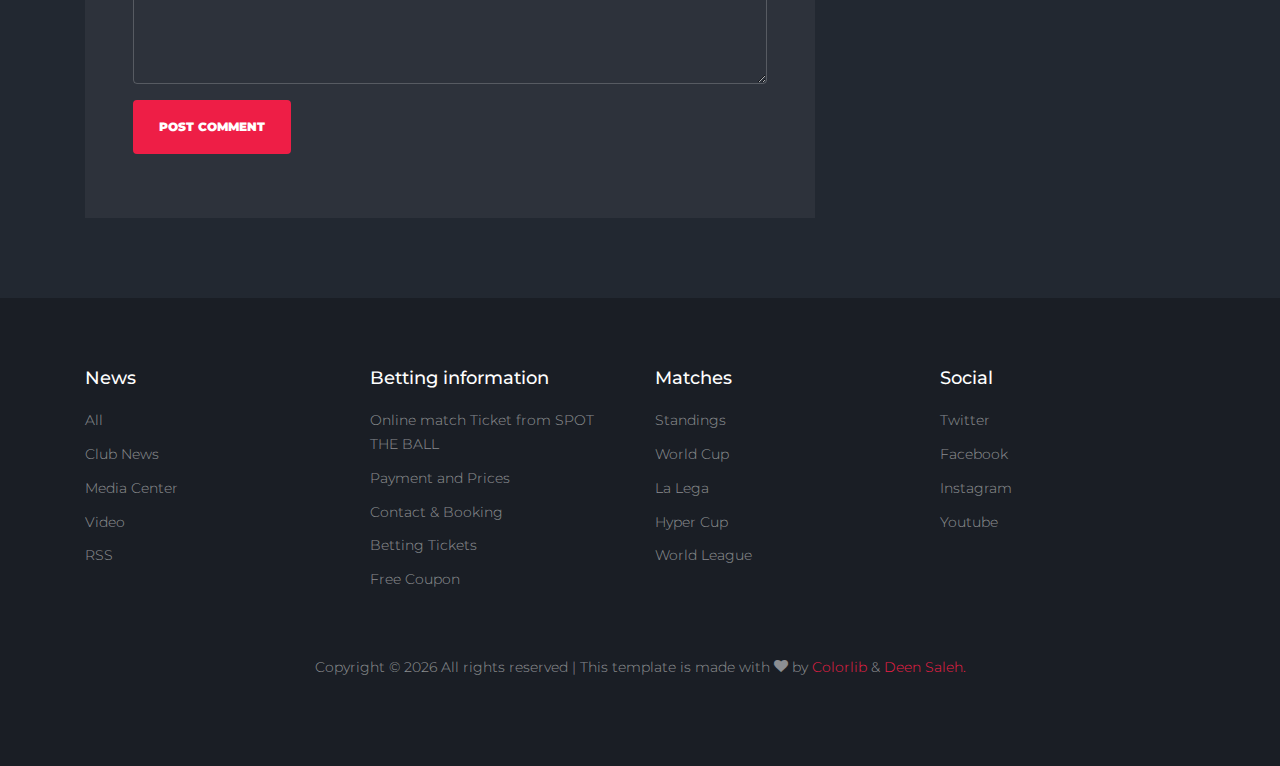
<file: single.html>
<!DOCTYPE html>
<html lang="en">

<head>
  <title>Spot The Ball &mdash; Website by Deen Saleh</title>
  <meta charset="utf-8">
  <meta name="viewport" content="width=device-width, initial-scale=1, shrink-to-fit=no">


  <link href="https://fonts.googleapis.com/css2?family=Montserrat:wght@400;700&display=swap" rel="stylesheet">

  <link rel="stylesheet" href="fonts/icomoon/style.css">

  <link rel="stylesheet" href="css/bootstrap/bootstrap.css">
  <link rel="stylesheet" href="css/jquery-ui.css">
  <link rel="stylesheet" href="css/owl.carousel.min.css">
  <link rel="stylesheet" href="css/owl.theme.default.min.css">
  <link rel="stylesheet" href="css/owl.theme.default.min.css">

  <link rel="stylesheet" href="css/jquery.fancybox.min.css">

  <link rel="stylesheet" href="css/bootstrap-datepicker.css">

  <link rel="stylesheet" href="fonts/flaticon/font/flaticon.css">

  <link rel="stylesheet" href="css/aos.css">

  <link rel="stylesheet" href="css/style.css">



</head>

<body>

  <div class="site-wrap">

    <div class="site-mobile-menu site-navbar-target">
      <div class="site-mobile-menu-header">
        <div class="site-mobile-menu-close">
          <span class="icon-close2 js-menu-toggle"></span>
        </div>
      </div>
      <div class="site-mobile-menu-body"></div>
    </div>


    <header class="site-navbar py-4" role="banner">

      <div class="container">
        <div class="d-flex align-items-center">
          <div class="site-logo">
            <a href="index.html">
              <img src="images/logo.png" alt="Logo">
            </a>
          </div>
          <div class="ml-auto">
            <nav class="site-navigation position-relative text-right" role="navigation">
              <ul class="site-menu main-menu js-clone-nav mr-auto d-none d-lg-block">
                <li><a href="index.html" class="nav-link">Home</a></li>
                <li><a href="matches.html" class="nav-link">Matches</a></li>
                <li><a href="players.html" class="nav-link">Players</a></li>
                <li class="active"><a href="blog.html" class="nav-link">Blog</a></li>
                <li><a href="contact.html" class="nav-link">Contact</a></li>
              </ul>
            </nav>

            <a href="#" class="d-inline-block d-lg-none site-menu-toggle js-menu-toggle text-black float-right text-white"><span
                class="icon-menu h3 text-white"></span></a>
          </div>
        </div>
      </div>

    </header>

    <div class="hero overlay" style="background-image: url('images/bg_3.jpg');">
      <div class="container">
        <div class="row align-items-center">
          <div class="col-lg-9 mx-auto text-center">
            <h1 class="text-white">Romolu to stay at Real Nadrid?</h1>
            <p><span>May 20, 2020</span> <span class="mx-3">&bullet;</span> <span>by Admin</span></p>
          </div>
        </div>
      </div>
    </div>

    
    <div class="site-section first-section">
      <div class="container">
        <div class="row">
          <div class="col-md-8 blog-content">
            <p class="lead">Lorem ipsum dolor sit amet, consectetur adipisicing elit. Assumenda nihil aspernatur nemo sunt, qui, harum repudiandae quisquam eaque dolore itaque quod tenetur quo quos labore?</p>
            <p>Lorem ipsum dolor sit amet, consectetur adipisicing elit. Quae expedita cumque necessitatibus ducimus debitis totam, quasi praesentium eveniet tempore possimus illo esse, facilis? Corrupti possimus quae ipsa pariatur cumque, accusantium tenetur voluptatibus incidunt reprehenderit, quidem repellat sapiente, id, earum obcaecati.</p>
            <p><img src="images/img_1.jpg" alt="Image" class="img-fluid"></p>

            <blockquote><p>Lorem ipsum dolor sit amet, consectetur adipisicing elit. Provident vero tempora aliquam excepturi labore, ad soluta voluptate necessitatibus. Nulla error beatae, quam, facilis suscipit quaerat aperiam minima eveniet quis placeat.</p></blockquote>

            <p>Eveniet deleniti accusantium nulla natus nobis nam asperiores ipsa minima laudantium vero cumque cupiditate ipsum ratione dicta, expedita quae, officiis provident harum nisi! Esse eligendi ab molestias, quod nostrum hic saepe repudiandae non. Suscipit reiciendis tempora ut, saepe temporibus nemo.</p>
            <p>Accusamus, temporibus, ullam. Voluptate consectetur laborum totam sunt culpa repellat, dolore voluptas. Quaerat cum ducimus aut distinctio sit, facilis corporis ab vel alias, voluptas aliquam, expedita molestias quisquam sequi eligendi nobis ea error omnis consequatur iste deleniti illum, dolorum odit.</p>
            <p>In adipisci corporis at delectus! Cupiditate, voluptas, in architecto odit id error reprehenderit quam quibusdam excepturi distinctio dicta laborum deserunt qui labore dignissimos necessitatibus reiciendis tenetur corporis quas explicabo exercitationem suscipit. Nisi quo nulla, nihil harum obcaecati vel atque quos.</p>
            <p><img src="images/img_2.jpg" alt="Image" class="img-fluid"></p>
            <p>Amet sint explicabo maxime accusantium qui dicta enim quia, nostrum id libero voluptates quae suscipit dolor quam tenetur dolores inventore illo laborum, corporis non ex, debitis quidem obcaecati! Praesentium maiores illo atque error! Earum, et, fugit. Sint, delectus molestiae. Totam.</p>

            <p>Lorem ipsum dolor sit amet, consectetur adipisicing elit. Culpa iste, repudiandae facere aperiam sapiente, officia delectus soluta molestiae nihil corporis animi quos ratione qui labore? Sint eaque perspiciatis minus illum.</p>
            <p>Consectetur porro odio quod iure quaerat cupiditate similique, dolor reprehenderit molestias provident, esse dolorum omnis architecto magni amet corrupti neque ratione sunt beatae perspiciatis? Iste pariatur omnis sed ut itaque.</p>
            <p>Id similique, rem ipsam accusantium iusto dolores sit velit ex quas ea atque, molestiae. Sint, sed. Quisquam, suscipit! Quisquam quibusdam maiores fugiat eligendi eius consequuntur, molestiae saepe commodi expedita nemo!</p>
            <div class="pt-5">
              <p>Categories:  <a href="#">HTML5</a>, <a href="#">Bootstrap 4</a>  Tags: <a href="#">#html</a>, <a href="#">#trends</a></p>
            </div>


            <div class="pt-5">
              <h3 class="mb-5 text-white">6 Comments</h3>
              <ul class="comment-list">
                <li class="comment">
                  <div class="vcard bio">
                    <img src="images/person_1.jpg" alt="Image placeholder">
                  </div>
                  <div class="comment-body">
                    <h3>Jean Doe</h3>
                    <div class="meta">January 9, 2018 at 2:21pm</div>
                    <p>Lorem ipsum dolor sit amet, consectetur adipisicing elit. Pariatur quidem laborum necessitatibus, ipsam impedit vitae autem, eum officia, fugiat saepe enim sapiente iste iure! Quam voluptas earum impedit necessitatibus, nihil?</p>
                    <p><a href="#" class="reply">Reply</a></p>
                  </div>
                </li>

                <li class="comment">
                  <div class="vcard bio">
                    <img src="images/person_1.jpg" alt="Image placeholder">
                  </div>
                  <div class="comment-body">
                    <h3>Jean Doe</h3>
                    <div class="meta">January 9, 2018 at 2:21pm</div>
                    <p>Lorem ipsum dolor sit amet, consectetur adipisicing elit. Pariatur quidem laborum necessitatibus, ipsam impedit vitae autem, eum officia, fugiat saepe enim sapiente iste iure! Quam voluptas earum impedit necessitatibus, nihil?</p>
                    <p><a href="#" class="reply">Reply</a></p>
                  </div>

                  <ul class="children">
                    <li class="comment">
                      <div class="vcard bio">
                        <img src="images/person_1.jpg" alt="Image placeholder">
                      </div>
                      <div class="comment-body">
                        <h3>Jean Doe</h3>
                        <div class="meta">January 9, 2018 at 2:21pm</div>
                        <p>Lorem ipsum dolor sit amet, consectetur adipisicing elit. Pariatur quidem laborum necessitatibus, ipsam impedit vitae autem, eum officia, fugiat saepe enim sapiente iste iure! Quam voluptas earum impedit necessitatibus, nihil?</p>
                        <p><a href="#" class="reply">Reply</a></p>
                      </div>


                      <ul class="children">
                        <li class="comment">
                          <div class="vcard bio">
                            <img src="images/person_1.jpg" alt="Image placeholder">
                          </div>
                          <div class="comment-body">
                            <h3>Jean Doe</h3>
                            <div class="meta">January 9, 2018 at 2:21pm</div>
                            <p>Lorem ipsum dolor sit amet, consectetur adipisicing elit. Pariatur quidem laborum necessitatibus, ipsam impedit vitae autem, eum officia, fugiat saepe enim sapiente iste iure! Quam voluptas earum impedit necessitatibus, nihil?</p>
                            <p><a href="#" class="reply">Reply</a></p>
                          </div>

                            <ul class="children">
                              <li class="comment">
                                <div class="vcard bio">
                                  <img src="images/person_1.jpg" alt="Image placeholder">
                                </div>
                                <div class="comment-body">
                                  <h3>Jean Doe</h3>
                                  <div class="meta">January 9, 2018 at 2:21pm</div>
                                  <p>Lorem ipsum dolor sit amet, consectetur adipisicing elit. Pariatur quidem laborum necessitatibus, ipsam impedit vitae autem, eum officia, fugiat saepe enim sapiente iste iure! Quam voluptas earum impedit necessitatibus, nihil?</p>
                                  <p><a href="#" class="reply">Reply</a></p>
                                </div>
                              </li>
                            </ul>
                        </li>
                      </ul>
                    </li>
                  </ul>
                </li>

                <li class="comment">
                  <div class="vcard bio">
                    <img src="images/person_1.jpg" alt="Image placeholder">
                  </div>
                  <div class="comment-body">
                    <h3>Jean Doe</h3>
                    <div class="meta">January 9, 2018 at 2:21pm</div>
                    <p>Lorem ipsum dolor sit amet, consectetur adipisicing elit. Pariatur quidem laborum necessitatibus, ipsam impedit vitae autem, eum officia, fugiat saepe enim sapiente iste iure! Quam voluptas earum impedit necessitatibus, nihil?</p>
                    <p><a href="#" class="reply">Reply</a></p>
                  </div>
                </li>
              </ul>
              <!-- END comment-list -->
              
              <div class="comment-form-wrap pt-5">
                <h3 class="mb-5">Leave a comment</h3>
                <form action="#" class="p-5 bg-light">
                  <div class="form-group">
                    <label for="name">Name *</label>
                    <input type="text" class="form-control" id="name">
                  </div>
                  <div class="form-group">
                    <label for="email">Email *</label>
                    <input type="email" class="form-control" id="email">
                  </div>
                  <div class="form-group">
                    <label for="website">Website</label>
                    <input type="url" class="form-control" id="website">
                  </div>

                  <div class="form-group">
                    <label for="message">Message</label>
                    <textarea name="" id="message" cols="30" rows="10" class="form-control"></textarea>
                  </div>
                  <div class="form-group">
                    <input type="submit" value="Post Comment" class="btn btn-primary py-3 px-4 text-white">
                  </div>

                </form>
              </div>
            </div>

          </div>
          <div class="col-md-4 sidebar">
            <div class="sidebar-box">
              <form action="#" class="search-form">
                <div class="form-group">
                  <span class="icon fa fa-search"></span>
                  <input type="text" class="form-control" placeholder="Type a keyword and hit enter">
                </div>
              </form>
            </div>
            <div class="sidebar-box">
              <div class="categories">
                <h3 class="text-uppercase">Categories</h3>
                <li><a href="#">Creatives <span>(12)</span></a></li>
                <li><a href="#">News <span>(22)</span></a></li>
                <li><a href="#">Design <span>(37)</span></a></li>
                <li><a href="#">HTML <span>(42)</span></a></li>
                <li><a href="#">Web Development <span>(14)</span></a></li>
              </div>
            </div>
            <div class="sidebar-box">
              <img src="images/person_1.jpg" alt="Image placeholder" class="img-fluid mb-4">
              <h3 class="text-uppercase">About The Author</h3>
              <p>Lorem ipsum dolor sit amet, consectetur adipisicing elit. Ducimus itaque, autem necessitatibus voluptate quod mollitia delectus aut, sunt placeat nam vero culpa sapiente consectetur similique, inventore eos fugit cupiditate numquam!</p>
              <p><a href="#" class="btn btn-primary text-white">Read More</a></p>
            </div>

            <div class="sidebar-box">
              <h3 class="text-uppercase">Paragraph</h3>
              <p>Lorem ipsum dolor sit amet, consectetur adipisicing elit. Ducimus itaque, autem necessitatibus voluptate quod mollitia delectus aut, sunt placeat nam vero culpa sapiente consectetur similique, inventore eos fugit cupiditate numquam!</p>
            </div>
          </div>
        </div>
      </div>
    </div>


    <footer class="footer-section">
      <div class="container">
        <div class="row">
          <div class="col-lg-3">
            <div class="widget mb-3">
              <h3>News</h3>
              <ul class="list-unstyled links">
                <li><a href="#">All</a></li>
                <li><a href="#">Club News</a></li>
                <li><a href="#">Media Center</a></li>
                <li><a href="#">Video</a></li>
                <li><a href="#">RSS</a></li>
              </ul>
            </div>
          </div>
          <div class="col-lg-3">
            <div class="widget mb-3">
              <h3>Betting information</h3>
              <ul class="list-unstyled links">
                <li><a href="#">Online match Ticket from SPOT THE BALL</a></li>
                <li><a href="#">Payment and Prices</a></li>
                <li><a href="#">Contact &amp; Booking</a></li>
                <li><a href="#">Betting Tickets</a></li>
                <li><a href="#">Free Coupon</a></li>
              </ul>
            </div>
          </div>
          <div class="col-lg-3">
            <div class="widget mb-3">
              <h3>Matches</h3>
              <ul class="list-unstyled links">
                <li><a href="#">Standings</a></li>
                <li><a href="#">World Cup</a></li>
                <li><a href="#">La Lega</a></li>
                <li><a href="#">Hyper Cup</a></li>
                <li><a href="#">World League</a></li>
              </ul>
            </div>
          </div>

          <div class="col-lg-3">
            <div class="widget mb-3">
              <h3>Social</h3>
              <ul class="list-unstyled links">
                <li><a href="#">Twitter</a></li>
                <li><a href="#">Facebook</a></li>
                <li><a href="#">Instagram</a></li>
                <li><a href="#">Youtube</a></li>
              </ul>
            </div>
          </div>

        </div>

        <div class="row text-center">
          <div class="col-md-12">
            <div class=" pt-5">
              <p>
                <!-- Link back to Colorlib can't be removed. Template is licensed under CC BY 3.0. -->
                Copyright &copy;
                <script>
                  document.write(new Date().getFullYear());
                </script> All rights reserved | This template is made with <i class="icon-heart"
                  aria-hidden="true"></i> by <a href="https://colorlib.com" target="_blank">Colorlib</a>
                </a> & <a href ="http://salehudeen.github.io/deen-saleh/"target="_blank">Deen Saleh.</a>
                <!-- Link back to Colorlib can't be removed. Template is licensed under CC BY 3.0. -->
              </p>
            </div>
          </div>

        </div>
      </div>
    </footer>



  </div>
  <!-- .site-wrap -->

  <script src="js/jquery-3.3.1.min.js"></script>
  <script src="js/jquery-migrate-3.0.1.min.js"></script>
  <script src="js/jquery-ui.js"></script>
  <script src="js/popper.min.js"></script>
  <script src="js/bootstrap.min.js"></script>
  <script src="js/owl.carousel.min.js"></script>
  <script src="js/jquery.stellar.min.js"></script>
  <script src="js/jquery.countdown.min.js"></script>
  <script src="js/bootstrap-datepicker.min.js"></script>
  <script src="js/jquery.easing.1.3.js"></script>
  <script src="js/aos.js"></script>
  <script src="js/jquery.fancybox.min.js"></script>
  <script src="js/jquery.sticky.js"></script>
  <script src="js/jquery.mb.YTPlayer.min.js"></script>


  <script src="js/main.js"></script>

</body>

</html>
</file>
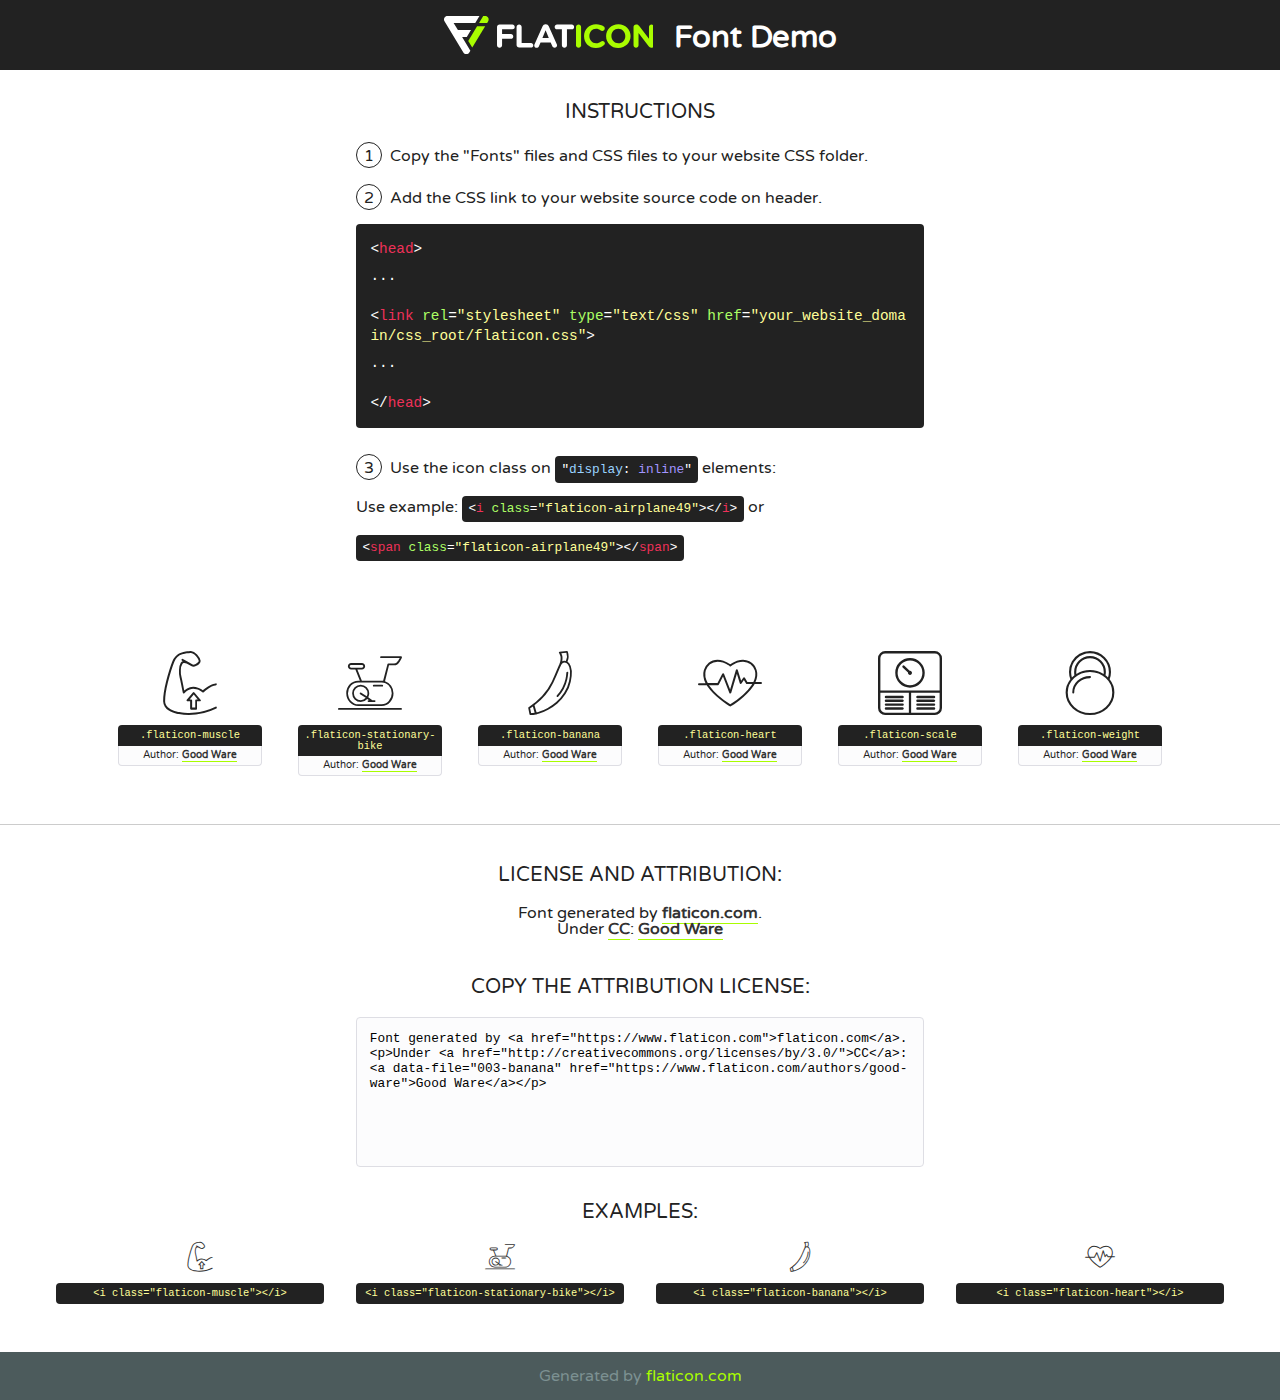
<file: fonts/flaticon/font/flaticon.html>
<!DOCTYPE html>
<!--
  Flaticon icon font: Flaticon
  Creation date: 03/06/2019 10:47
-->
<html>
<!DOCTYPE html>
<html>

<head>
    <title>Flaticon WebFont</title>
    <link href="http://fonts.googleapis.com/css?family=Varela+Round" rel="stylesheet" type="text/css" />
    <link rel="stylesheet" type="text/css" href="flaticon.css">
    <meta charset="UTF-8">
    <style>
    html, body, div, span, applet, object, iframe,
    h1, h2, h3, h4, h5, h6, p, blockquote, pre,
    a, abbr, acronym, address, big, cite, code,
    del, dfn, em, img, ins, kbd, q, s, samp,
    small, strike, strong, sub, sup, tt, var,
    b, u, i, center,
    dl, dt, dd, ol, ul, li,
    fieldset, form, label, legend,
    table, caption, tbody, tfoot, thead, tr, th, td,
    article, aside, canvas, details, embed, 
    figure, figcaption, footer, header, hgroup, 
    menu, nav, output, ruby, section, summary,
    time, mark, audio, video {
        margin: 0;
        padding: 0;
        border: 0;
        font-size: 100%;
        font: inherit;
        vertical-align: baseline;
    }
    /* HTML5 display-role reset for older browsers */
    article, aside, details, figcaption, figure, 
    footer, header, hgroup, menu, nav, section {
        display: block;
    }
    body {
        line-height: 1;
    }
    ol, ul {
        list-style: none;
    }
    blockquote, q {
        quotes: none;
    }
    blockquote:before, blockquote:after,
    q:before, q:after {
        content: '';
        content: none;
    }
    table {
        border-collapse: collapse;
        border-spacing: 0;
    }
    body {
        font-family: 'Varela Round', Helvetica, Arial, sans-serif;
        font-size: 16px;
        color: #222;
    }
    a {
        color: #333;
        border-bottom: 1px solid #a9fd00;
        font-weight: bold;
        text-decoration: none;
    }
    * {
        -moz-box-sizing: border-box;
        -webkit-box-sizing: border-box;
        box-sizing: border-box;
        margin: 0;
        padding: 0;
    }
    [class^="flaticon-"]:before, [class*=" flaticon-"]:before, [class^="flaticon-"]:after, [class*=" flaticon-"]:after {
        font-family: Flaticon;
        font-size: 30px;
        font-style: normal;
        margin-left: 20px;
        color: #333;
    }
    .wrapper {
        max-width: 600px;
        margin: auto;
        padding: 0 1em;
    }
    .title {
        font-size: 1.25em;
        text-align: center;
        margin-bottom: 1em;
        text-transform: uppercase;
    }
    header {
        text-align: center;
        background-color: #222;
        color: #fff;
        padding: 1em;
    }
    header .logo {
        width: 210px;
        height: 38px;
        display: inline-block;
        vertical-align: middle;
        margin-right: 1em;
        border: none;
    }
    header strong {
        font-size: 1.95em;
        font-weight: bold;
        vertical-align: middle;
        margin-top: 5px;
        display: inline-block;
    }
    .demo {
        margin: 2em auto;
        line-height: 1.25em;
    }
    .demo ul li {
        margin-bottom: 1em;
    }
    .demo ul li .num {
        color: #222;
        border-radius: 20px;
        display: inline-block;
        width: 26px;
        padding: 3px;
        height: 26px;
        text-align: center;
        margin-right: 0.5em;
        border: 1px solid #222;
    }
    .demo ul li code {
        background-color: #222;
        border-radius: 4px;
        padding: 0.25em 0.5em;
        display: inline-block;
        color: #fff;
        font-family: Consolas,Monaco,Lucida Console,Liberation Mono,DejaVu Sans Mono,Bitstream Vera Sans Mono,Courier New, monospace;
        font-weight: lighter;
        margin-top: 1em;
        font-size: 0.8em;
        word-break: break-all;
    }
    .demo ul li code.big {
        padding: 1em;
        font-size: 0.9em;
    }
    .demo ul li code .red {
        color: #EF3159;
    }
    .demo ul li code .green {
        color: #ACFF65;
    }
    .demo ul li code .yellow {
        color: #FFFF99;
    }
    .demo ul li code .blue {
        color: #99D3FF;
    }
    .demo ul li code .purple {
        color: #A295FF;
    }
    .demo ul li code .dots {
        margin-top: 0.5em;
        display: block;
    }
    #glyphs {
        border-bottom: 1px solid #ccc;
        padding: 2em 0;
        text-align: center;
    }
    .glyph {
        display: inline-block;
        width: 9em;
        margin: 1em;
        text-align: center;
        vertical-align: top;
        background: #FFF;
    }
    .glyph .glyph-icon {
        padding: 10px;
        display: block;
        font-family:"Flaticon";
        font-size: 64px;
        line-height: 1;
    }
    .glyph .glyph-icon:before {
        font-size: 64px;
        color: #222;
        margin-left: 0;
    }
    .class-name {
        font-size: 0.65em;
        background-color: #222;
        color: #fff;
        border-radius: 4px 4px 0 0;
        padding: 0.5em;
        color: #FFFF99;
        font-family: Consolas,Monaco,Lucida Console,Liberation Mono,DejaVu Sans Mono,Bitstream Vera Sans Mono,Courier New, monospace;
    }
    .author-name {
        font-size: 0.6em;
        background-color: #fcfcfd;
        border: 1px solid #DEDEE4;
        border-top: 0;
        border-radius: 0 0 4px 4px;
        padding: 0.5em;
    }
    .class-name:last-child {
        font-size: 10px;
        color:#888;
    }
    .class-name:last-child a {
        font-size: 10px;
        color:#555;
    }
    .class-name:last-child a:hover {
        color:#a9fd00;
    }
    .glyph > input {
        display: block;
        width: 100px;
        margin: 5px auto;
        text-align: center;
        font-size: 12px;
        cursor: text;
    }
    .glyph > input.icon-input {
        font-family:"Flaticon";
        font-size: 16px;
        margin-bottom: 10px;
    }
    .attribution .title {
        margin-top: 2em;
    }
    .attribution textarea {
        background-color: #fcfcfd;
        padding: 1em;
        border: none;
        box-shadow: none;
        border: 1px solid #DEDEE4;
        border-radius: 4px;
        resize: none;
        width: 100%;
        height: 150px;
        font-size: 0.8em;
        font-family: Consolas,Monaco,Lucida Console,Liberation Mono,DejaVu Sans Mono,Bitstream Vera Sans Mono,Courier New, monospace;
        -webkit-appearance: none;
    }
    .iconsuse {
        margin: 2em auto;
        text-align: center;
        max-width: 1200px;
    }
    .iconsuse:after {
        content: '';
        display: table;
        clear: both;
    }
    .iconsuse .image {
        float: left;
        width: 25%;
        padding: 0 1em;
    }
    .iconsuse .image p {
        margin-bottom: 1em;
    }
    .iconsuse .image span {
        display: block;
        font-size: 0.65em;
        background-color: #222;
        color: #fff;
        border-radius: 4px;
        padding: 0.5em;
        color: #FFFF99;
        margin-top: 1em;
        font-family: Consolas,Monaco,Lucida Console,Liberation Mono,DejaVu Sans Mono,Bitstream Vera Sans Mono,Courier New, monospace;
    }
    #footer {
        text-align: center;
        background-color: #4C5B5C;
        color: #7c9192;
        padding: 1em;
    }
    #footer a {
        border: none;
        color: #a9fd00;
        font-weight: normal;
    }
    @media (max-width: 960px) {
        .iconsuse .image {
            width: 50%;
        }
    }
    @media (max-width: 560px) {
        .iconsuse .image {
            width: 100%;
        }
    }
    </style>
</head>

<body class="characters-off">

    <header>
        <a href="https://www.flaticon.com" target="_blank" class="logo">
            <svg version="1.1" xmlns="http://www.w3.org/2000/svg" xmlns:xlink="http://www.w3.org/1999/xlink" xmlns:a="http://ns.adobe.com/AdobeSVGViewerExtensions/3.0/" viewBox="0 0 560.875 102.036" enable-background="new 0 0 560.875 102.036" xml:space="preserve">
                <defs>
                </defs>
                <g>
                    <g class="letters">
                        <path fill="#ffffff" d="M141.596,29.675c0-3.777,2.985-6.767,6.764-6.767h34.438c3.426,0,6.15,2.728,6.15,6.15
                        c0,3.43-2.724,6.149-6.15,6.149h-27.674v13.091h23.719c3.429,0,6.151,2.724,6.151,6.15c0,3.43-2.723,6.149-6.151,6.149h-23.719
                        v17.574c0,3.773-2.986,6.761-6.764,6.761c-3.779,0-6.764-2.989-6.764-6.761V29.675z"></path>
                        <path fill="#ffffff" d="M193.844,29.149c0-3.781,2.985-6.767,6.764-6.767c3.776,0,6.763,2.985,6.763,6.767v42.957h25.039
                        c3.426,0,6.149,2.726,6.149,6.153c0,3.425-2.723,6.15-6.149,6.15h-31.802c-3.779,0-6.764-2.986-6.764-6.768V29.149z"></path>
                        <path fill="#ffffff" d="M241.891,75.71l21.438-48.407c1.492-3.341,4.215-5.357,7.906-5.357h0.792
                        c3.686,0,6.323,2.017,7.815,5.357l21.439,48.407c0.436,0.967,0.701,1.845,0.701,2.723c0,3.602-2.809,6.501-6.414,6.501
                        c-3.161,0-5.269-1.845-6.499-4.655l-4.132-9.661h-27.059l-4.301,10.102c-1.144,2.631-3.426,4.214-6.237,4.214
                        c-3.517,0-6.24-2.81-6.24-6.325C241.1,77.64,241.451,76.677,241.891,75.71z M279.932,58.666l-8.521-20.297l-8.526,20.297H279.932
                        z"></path>
                        <path fill="#ffffff" d="M314.864,35.387H301.86c-3.429,0-6.239-2.813-6.239-6.238c0-3.429,2.811-6.24,6.239-6.24h39.533
                        c3.426,0,6.237,2.811,6.237,6.24c0,3.425-2.811,6.238-6.237,6.238h-13.001v42.785c0,3.773-2.99,6.761-6.764,6.761
                        c-3.779,0-6.764-2.989-6.764-6.761V35.387z"></path>
                        <path fill="#A9FD00" d="M352.615,29.149c0-3.781,2.985-6.767,6.767-6.767c3.774,0,6.761,2.985,6.761,6.767v49.024
                        c0,3.773-2.987,6.761-6.761,6.761c-3.781,0-6.767-2.989-6.767-6.761V29.149z"></path>
                        <path fill="#A9FD00" d="M374.132,53.836v-0.179c0-17.481,13.178-31.801,32.065-31.801c9.22,0,15.459,2.458,20.557,6.238
                        c1.402,1.054,2.637,2.985,2.637,5.357c0,3.692-2.985,6.59-6.681,6.59c-1.845,0-3.071-0.702-4.044-1.319
                        c-3.776-2.813-7.729-4.393-12.562-4.393c-10.364,0-17.831,8.611-17.831,19.154v0.173c0,10.542,7.291,19.329,17.831,19.329
                        c5.715,0,9.492-1.756,13.359-4.834c1.049-0.874,2.458-1.491,4.039-1.491c3.429,0,6.325,2.813,6.325,6.236
                        c0,2.106-1.056,3.78-2.282,4.834c-5.539,4.834-12.036,7.733-21.878,7.733C387.572,85.464,374.132,71.493,374.132,53.836z"></path>
                        <path fill="#A9FD00" d="M433.009,53.836v-0.179c0-17.481,13.79-31.801,32.766-31.801c18.981,0,32.592,14.143,32.592,31.628v0.173
                        c0,17.483-13.785,31.807-32.769,31.807C446.625,85.464,433.009,71.32,433.009,53.836z M484.224,53.836v-0.179
                        c0-10.539-7.725-19.326-18.626-19.326c-10.893,0-18.449,8.611-18.449,19.154v0.173c0,10.542,7.73,19.329,18.626,19.329
                        C476.676,72.986,484.224,64.378,484.224,53.836z"></path>
                        <path fill="#A9FD00" d="M506.233,29.321c0-3.774,2.99-6.763,6.767-6.763h1.401c3.252,0,5.183,1.583,7.029,3.953l26.093,34.265
                        V29.059c0-3.692,2.99-6.677,6.681-6.677c3.683,0,6.671,2.985,6.671,6.677v48.934c0,3.78-2.987,6.765-6.764,6.765h-0.436
                        c-3.257,0-5.188-1.581-7.034-3.953l-27.056-35.492v32.944c0,3.687-2.985,6.676-6.678,6.676c-3.683,0-6.673-2.989-6.673-6.676
                        V29.321z"></path>
                    </g>
                    <g class="insignia">
                        <path fill="#ffffff" d="M48.372,56.137h12.517l11.156-18.537H37.186L25.688,18.539h57.825L94.668,0H9.271
                        C5.925,0,2.842,1.801,1.198,4.716c-1.644,2.907-1.593,6.482,0.134,9.343l50.38,83.501c1.678,2.781,4.689,4.476,7.938,4.476
                        c3.246,0,6.257-1.695,7.935-4.476l2.898-4.804L48.372,56.137z"></path>
                        <g class="i">
                            <path fill="#A9FD00" d="M93.575,18.539h0.031v0.004l21.652,0.004l2.705-4.488c1.727-2.861,1.778-6.436,0.133-9.343
                            C116.454,1.801,113.371,0,110.026,0h-5.294L93.575,18.539z"></path>
                            <polygon fill="#A9FD00" points="88.291,27.356 64.725,66.486 75.519,84.404 109.942,27.356"></polygon>
                        </g>
                    </g>
                </g>
            </svg>
        </a>
        <strong>Font Demo</strong>
    </header>


    <section class="demo wrapper">

        <p class="title">Instructions</p>

        <ul>
            <li>
                <span class="num">1</span>Copy the "Fonts" files and CSS files to your website CSS folder.
            </li>
            <li>
                <span class="num">2</span>Add the CSS link to your website source code on header.
                <code class="big">
                    &lt;<span class="red">head</span>&gt;
                    <br/><span class="dots">...</span>
                    <br/>&lt;<span class="red">link</span> <span class="green">rel</span>=<span class="yellow">"stylesheet"</span> <span class="green">type</span>=<span class="yellow">"text/css"</span> <span class="green">href</span>=<span class="yellow">"your_website_domain/css_root/flaticon.css"</span>&gt;
                    <br/><span class="dots">...</span>
                    <br/>&lt;/<span class="red">head</span>&gt;
                </code>
            </li>

            <li>
                <p>
                    <span class="num">3</span>Use the icon class on <code>"<span class="blue">display</span>:<span class="purple"> inline</span>"</code> elements:
                    <br />
                    Use example: <code>&lt;<span class="red">i</span> <span class="green">class</span>=<span class="yellow">&quot;flaticon-airplane49&quot;</span>&gt;&lt;/<span class="red">i</span>&gt;</code> or <code>&lt;<span class="red">span</span> <span class="green">class</span>=<span class="yellow">&quot;flaticon-airplane49&quot;</span>&gt;&lt;/<span class="red">span</span>&gt;</code>
            </li>
        </ul>

    </section>




   <section id="glyphs">          
    
      
        <div class="glyph"><div class="glyph-icon flaticon-muscle"></div>
            <div class="class-name">.flaticon-muscle</div>
            <div class="author-name">Author: <a data-file="001-muscle" href="https://www.flaticon.com/authors/good-ware">Good Ware</a> </div> 
        </div>        
        
        <div class="glyph"><div class="glyph-icon flaticon-stationary-bike"></div>
            <div class="class-name">.flaticon-stationary-bike</div>
            <div class="author-name">Author: <a data-file="002-stationary-bike" href="https://www.flaticon.com/authors/good-ware">Good Ware</a> </div> 
        </div>        
        
        <div class="glyph"><div class="glyph-icon flaticon-banana"></div>
            <div class="class-name">.flaticon-banana</div>
            <div class="author-name">Author: <a data-file="003-banana" href="https://www.flaticon.com/authors/good-ware">Good Ware</a> </div> 
        </div>        
        
        <div class="glyph"><div class="glyph-icon flaticon-heart"></div>
            <div class="class-name">.flaticon-heart</div>
            <div class="author-name">Author: <a data-file="004-heart" href="https://www.flaticon.com/authors/good-ware">Good Ware</a> </div> 
        </div>        
        
        <div class="glyph"><div class="glyph-icon flaticon-scale"></div>
            <div class="class-name">.flaticon-scale</div>
            <div class="author-name">Author: <a data-file="005-scale" href="https://www.flaticon.com/authors/good-ware">Good Ware</a> </div> 
        </div>        
        
        <div class="glyph"><div class="glyph-icon flaticon-weight"></div>
            <div class="class-name">.flaticon-weight</div>
            <div class="author-name">Author: <a data-file="006-weight" href="https://www.flaticon.com/authors/good-ware">Good Ware</a> </div> 
        </div>        
        

    </section>



    <section class="attribution wrapper"   style="text-align:center;">

      <div class="title">License and attribution:</div><div class="attrDiv">Font generated by <a href="https://www.flaticon.com">flaticon.com</a>. <div><p>Under <a href="http://creativecommons.org/licenses/by/3.0/">CC</a>: <a data-file="003-banana" href="https://www.flaticon.com/authors/good-ware">Good Ware</a></p>  </div>
      </div>
      <div class="title">Copy the Attribution License:</div>

    <textarea onclick="this.focus();this.select();">Font generated by &lt;a href=&quot;https://www.flaticon.com&quot;&gt;flaticon.com&lt;/a&gt;. <p>Under <a href="http://creativecommons.org/licenses/by/3.0/">CC</a>: <a data-file="003-banana" href="https://www.flaticon.com/authors/good-ware">Good Ware</a></p>  
     </textarea>

    </section>

    <section class="iconsuse">

          <div class="title">Examples:</div>            
             
            <div class="image">
                <p>
                    <i class="glyph-icon flaticon-muscle"></i> 
                    <span>&lt;i class=&quot;flaticon-muscle&quot;&gt;&lt;/i&gt;</span>
                </p>
            </div>
            
            <div class="image">
                <p>
                    <i class="glyph-icon flaticon-stationary-bike"></i> 
                    <span>&lt;i class=&quot;flaticon-stationary-bike&quot;&gt;&lt;/i&gt;</span>
                </p>
            </div>
            
            <div class="image">
                <p>
                    <i class="glyph-icon flaticon-banana"></i> 
                    <span>&lt;i class=&quot;flaticon-banana&quot;&gt;&lt;/i&gt;</span>
                </p>
            </div>
            
            <div class="image">
                <p>
                    <i class="glyph-icon flaticon-heart"></i> 
                    <span>&lt;i class=&quot;flaticon-heart&quot;&gt;&lt;/i&gt;</span>
                </p>
            </div>
                       
        </div>
                            
    </section>

<div id="footer">
    <div>Generated by <a href="https://www.flaticon.com">flaticon.com</a>
    </div>
</div>



</body>
</html>
</file>
<file: fonts/icomoon/style.css>
@font-face {
  font-family: 'icomoon';
  src:  url('fonts/icomoon.eot?10si43');
  src:  url('fonts/icomoon.eot?10si43#iefix') format('embedded-opentype'),
    url('fonts/icomoon.ttf?10si43') format('truetype'),
    url('fonts/icomoon.woff?10si43') format('woff'),
    url('fonts/icomoon.svg?10si43#icomoon') format('svg');
  font-weight: normal;
  font-style: normal;
}

[class^="icon-"], [class*=" icon-"] {
  /* use !important to prevent issues with browser extensions that change fonts */
  font-family: 'icomoon' !important;
  speak: none;
  font-style: normal;
  font-weight: normal;
  font-variant: normal;
  text-transform: none;
  line-height: 1;

  /* Better Font Rendering =========== */
  -webkit-font-smoothing: antialiased;
  -moz-osx-font-smoothing: grayscale;
}

.icon-asterisk:before {
  content: "\f069";
}
.icon-plus:before {
  content: "\f067";
}
.icon-question:before {
  content: "\f128";
}
.icon-minus:before {
  content: "\f068";
}
.icon-glass:before {
  content: "\f000";
}
.icon-music:before {
  content: "\f001";
}
.icon-search:before {
  content: "\f002";
}
.icon-envelope-o:before {
  content: "\f003";
}
.icon-heart:before {
  content: "\f004";
}
.icon-star:before {
  content: "\f005";
}
.icon-star-o:before {
  content: "\f006";
}
.icon-user:before {
  content: "\f007";
}
.icon-film:before {
  content: "\f008";
}
.icon-th-large:before {
  content: "\f009";
}
.icon-th:before {
  content: "\f00a";
}
.icon-th-list:before {
  content: "\f00b";
}
.icon-check:before {
  content: "\f00c";
}
.icon-close:before {
  content: "\f00d";
}
.icon-remove:before {
  content: "\f00d";
}
.icon-times:before {
  content: "\f00d";
}
.icon-search-plus:before {
  content: "\f00e";
}
.icon-search-minus:before {
  content: "\f010";
}
.icon-power-off:before {
  content: "\f011";
}
.icon-signal:before {
  content: "\f012";
}
.icon-cog:before {
  content: "\f013";
}
.icon-gear:before {
  content: "\f013";
}
.icon-trash-o:before {
  content: "\f014";
}
.icon-home:before {
  content: "\f015";
}
.icon-file-o:before {
  content: "\f016";
}
.icon-clock-o:before {
  content: "\f017";
}
.icon-road:before {
  content: "\f018";
}
.icon-download:before {
  content: "\f019";
}
.icon-arrow-circle-o-down:before {
  content: "\f01a";
}
.icon-arrow-circle-o-up:before {
  content: "\f01b";
}
.icon-inbox:before {
  content: "\f01c";
}
.icon-play-circle-o:before {
  content: "\f01d";
}
.icon-repeat:before {
  content: "\f01e";
}
.icon-rotate-right:before {
  content: "\f01e";
}
.icon-refresh:before {
  content: "\f021";
}
.icon-list-alt:before {
  content: "\f022";
}
.icon-lock:before {
  content: "\f023";
}
.icon-flag:before {
  content: "\f024";
}
.icon-headphones:before {
  content: "\f025";
}
.icon-volume-off:before {
  content: "\f026";
}
.icon-volume-down:before {
  content: "\f027";
}
.icon-volume-up:before {
  content: "\f028";
}
.icon-qrcode:before {
  content: "\f029";
}
.icon-barcode:before {
  content: "\f02a";
}
.icon-tag:before {
  content: "\f02b";
}
.icon-tags:before {
  content: "\f02c";
}
.icon-book:before {
  content: "\f02d";
}
.icon-bookmark:before {
  content: "\f02e";
}
.icon-print:before {
  content: "\f02f";
}
.icon-camera:before {
  content: "\f030";
}
.icon-font:before {
  content: "\f031";
}
.icon-bold:before {
  content: "\f032";
}
.icon-italic:before {
  content: "\f033";
}
.icon-text-height:before {
  content: "\f034";
}
.icon-text-width:before {
  content: "\f035";
}
.icon-align-left:before {
  content: "\f036";
}
.icon-align-center:before {
  content: "\f037";
}
.icon-align-right:before {
  content: "\f038";
}
.icon-align-justify:before {
  content: "\f039";
}
.icon-list:before {
  content: "\f03a";
}
.icon-dedent:before {
  content: "\f03b";
}
.icon-outdent:before {
  content: "\f03b";
}
.icon-indent:before {
  content: "\f03c";
}
.icon-video-camera:before {
  content: "\f03d";
}
.icon-image:before {
  content: "\f03e";
}
.icon-photo:before {
  content: "\f03e";
}
.icon-picture-o:before {
  content: "\f03e";
}
.icon-pencil:before {
  content: "\f040";
}
.icon-map-marker:before {
  content: "\f041";
}
.icon-adjust:before {
  content: "\f042";
}
.icon-tint:before {
  content: "\f043";
}
.icon-edit:before {
  content: "\f044";
}
.icon-pencil-square-o:before {
  content: "\f044";
}
.icon-share-square-o:before {
  content: "\f045";
}
.icon-check-square-o:before {
  content: "\f046";
}
.icon-arrows:before {
  content: "\f047";
}
.icon-step-backward:before {
  content: "\f048";
}
.icon-fast-backward:before {
  content: "\f049";
}
.icon-backward:before {
  content: "\f04a";
}
.icon-play:before {
  content: "\f04b";
}
.icon-pause:before {
  content: "\f04c";
}
.icon-stop:before {
  content: "\f04d";
}
.icon-forward:before {
  content: "\f04e";
}
.icon-fast-forward:before {
  content: "\f050";
}
.icon-step-forward:before {
  content: "\f051";
}
.icon-eject:before {
  content: "\f052";
}
.icon-chevron-left:before {
  content: "\f053";
}
.icon-chevron-right:before {
  content: "\f054";
}
.icon-plus-circle:before {
  content: "\f055";
}
.icon-minus-circle:before {
  content: "\f056";
}
.icon-times-circle:before {
  content: "\f057";
}
.icon-check-circle:before {
  content: "\f058";
}
.icon-question-circle:before {
  content: "\f059";
}
.icon-info-circle:before {
  content: "\f05a";
}
.icon-crosshairs:before {
  content: "\f05b";
}
.icon-times-circle-o:before {
  content: "\f05c";
}
.icon-check-circle-o:before {
  content: "\f05d";
}
.icon-ban:before {
  content: "\f05e";
}
.icon-arrow-left:before {
  content: "\f060";
}
.icon-arrow-right:before {
  content: "\f061";
}
.icon-arrow-up:before {
  content: "\f062";
}
.icon-arrow-down:before {
  content: "\f063";
}
.icon-mail-forward:before {
  content: "\f064";
}
.icon-share:before {
  content: "\f064";
}
.icon-expand:before {
  content: "\f065";
}
.icon-compress:before {
  content: "\f066";
}
.icon-exclamation-circle:before {
  content: "\f06a";
}
.icon-gift:before {
  content: "\f06b";
}
.icon-leaf:before {
  content: "\f06c";
}
.icon-fire:before {
  content: "\f06d";
}
.icon-eye:before {
  content: "\f06e";
}
.icon-eye-slash:before {
  content: "\f070";
}
.icon-exclamation-triangle:before {
  content: "\f071";
}
.icon-warning:before {
  content: "\f071";
}
.icon-plane:before {
  content: "\f072";
}
.icon-calendar:before {
  content: "\f073";
}
.icon-random:before {
  content: "\f074";
}
.icon-comment:before {
  content: "\f075";
}
.icon-magnet:before {
  content: "\f076";
}
.icon-chevron-up:before {
  content: "\f077";
}
.icon-chevron-down:before {
  content: "\f078";
}
.icon-retweet:before {
  content: "\f079";
}
.icon-shopping-cart:before {
  content: "\f07a";
}
.icon-folder:before {
  content: "\f07b";
}
.icon-folder-open:before {
  content: "\f07c";
}
.icon-arrows-v:before {
  content: "\f07d";
}
.icon-arrows-h:before {
  content: "\f07e";
}
.icon-bar-chart:before {
  content: "\f080";
}
.icon-bar-chart-o:before {
  content: "\f080";
}
.icon-twitter-square:before {
  content: "\f081";
}
.icon-facebook-square:before {
  content: "\f082";
}
.icon-camera-retro:before {
  content: "\f083";
}
.icon-key:before {
  content: "\f084";
}
.icon-cogs:before {
  content: "\f085";
}
.icon-gears:before {
  content: "\f085";
}
.icon-comments:before {
  content: "\f086";
}
.icon-thumbs-o-up:before {
  content: "\f087";
}
.icon-thumbs-o-down:before {
  content: "\f088";
}
.icon-star-half:before {
  content: "\f089";
}
.icon-heart-o:before {
  content: "\f08a";
}
.icon-sign-out:before {
  content: "\f08b";
}
.icon-linkedin-square:before {
  content: "\f08c";
}
.icon-thumb-tack:before {
  content: "\f08d";
}
.icon-external-link:before {
  content: "\f08e";
}
.icon-sign-in:before {
  content: "\f090";
}
.icon-trophy:before {
  content: "\f091";
}
.icon-github-square:before {
  content: "\f092";
}
.icon-upload:before {
  content: "\f093";
}
.icon-lemon-o:before {
  content: "\f094";
}
.icon-phone:before {
  content: "\f095";
}
.icon-square-o:before {
  content: "\f096";
}
.icon-bookmark-o:before {
  content: "\f097";
}
.icon-phone-square:before {
  content: "\f098";
}
.icon-twitter:before {
  content: "\f099";
}
.icon-facebook:before {
  content: "\f09a";
}
.icon-facebook-f:before {
  content: "\f09a";
}
.icon-github:before {
  content: "\f09b";
}
.icon-unlock:before {
  content: "\f09c";
}
.icon-credit-card:before {
  content: "\f09d";
}
.icon-feed:before {
  content: "\f09e";
}
.icon-rss:before {
  content: "\f09e";
}
.icon-hdd-o:before {
  content: "\f0a0";
}
.icon-bullhorn:before {
  content: "\f0a1";
}
.icon-bell-o:before {
  content: "\f0a2";
}
.icon-certificate:before {
  content: "\f0a3";
}
.icon-hand-o-right:before {
  content: "\f0a4";
}
.icon-hand-o-left:before {
  content: "\f0a5";
}
.icon-hand-o-up:before {
  content: "\f0a6";
}
.icon-hand-o-down:before {
  content: "\f0a7";
}
.icon-arrow-circle-left:before {
  content: "\f0a8";
}
.icon-arrow-circle-right:before {
  content: "\f0a9";
}
.icon-arrow-circle-up:before {
  content: "\f0aa";
}
.icon-arrow-circle-down:before {
  content: "\f0ab";
}
.icon-globe:before {
  content: "\f0ac";
}
.icon-wrench:before {
  content: "\f0ad";
}
.icon-tasks:before {
  content: "\f0ae";
}
.icon-filter:before {
  content: "\f0b0";
}
.icon-briefcase:before {
  content: "\f0b1";
}
.icon-arrows-alt:before {
  content: "\f0b2";
}
.icon-group:before {
  content: "\f0c0";
}
.icon-users:before {
  content: "\f0c0";
}
.icon-chain:before {
  content: "\f0c1";
}
.icon-link:before {
  content: "\f0c1";
}
.icon-cloud:before {
  content: "\f0c2";
}
.icon-flask:before {
  content: "\f0c3";
}
.icon-cut:before {
  content: "\f0c4";
}
.icon-scissors:before {
  content: "\f0c4";
}
.icon-copy:before {
  content: "\f0c5";
}
.icon-files-o:before {
  content: "\f0c5";
}
.icon-paperclip:before {
  content: "\f0c6";
}
.icon-floppy-o:before {
  content: "\f0c7";
}
.icon-save:before {
  content: "\f0c7";
}
.icon-square:before {
  content: "\f0c8";
}
.icon-bars:before {
  content: "\f0c9";
}
.icon-navicon:before {
  content: "\f0c9";
}
.icon-reorder:before {
  content: "\f0c9";
}
.icon-list-ul:before {
  content: "\f0ca";
}
.icon-list-ol:before {
  content: "\f0cb";
}
.icon-strikethrough:before {
  content: "\f0cc";
}
.icon-underline:before {
  content: "\f0cd";
}
.icon-table:before {
  content: "\f0ce";
}
.icon-magic:before {
  content: "\f0d0";
}
.icon-truck:before {
  content: "\f0d1";
}
.icon-pinterest:before {
  content: "\f0d2";
}
.icon-pinterest-square:before {
  content: "\f0d3";
}
.icon-google-plus-square:before {
  content: "\f0d4";
}
.icon-google-plus:before {
  content: "\f0d5";
}
.icon-money:before {
  content: "\f0d6";
}
.icon-caret-down:before {
  content: "\f0d7";
}
.icon-caret-up:before {
  content: "\f0d8";
}
.icon-caret-left:before {
  content: "\f0d9";
}
.icon-caret-right:before {
  content: "\f0da";
}
.icon-columns:before {
  content: "\f0db";
}
.icon-sort:before {
  content: "\f0dc";
}
.icon-unsorted:before {
  content: "\f0dc";
}
.icon-sort-desc:before {
  content: "\f0dd";
}
.icon-sort-down:before {
  content: "\f0dd";
}
.icon-sort-asc:before {
  content: "\f0de";
}
.icon-sort-up:before {
  content: "\f0de";
}
.icon-envelope:before {
  content: "\f0e0";
}
.icon-linkedin:before {
  content: "\f0e1";
}
.icon-rotate-left:before {
  content: "\f0e2";
}
.icon-undo:before {
  content: "\f0e2";
}
.icon-gavel:before {
  content: "\f0e3";
}
.icon-legal:before {
  content: "\f0e3";
}
.icon-dashboard:before {
  content: "\f0e4";
}
.icon-tachometer:before {
  content: "\f0e4";
}
.icon-comment-o:before {
  content: "\f0e5";
}
.icon-comments-o:before {
  content: "\f0e6";
}
.icon-bolt:before {
  content: "\f0e7";
}
.icon-flash:before {
  content: "\f0e7";
}
.icon-sitemap:before {
  content: "\f0e8";
}
.icon-umbrella:before {
  content: "\f0e9";
}
.icon-clipboard:before {
  content: "\f0ea";
}
.icon-paste:before {
  content: "\f0ea";
}
.icon-lightbulb-o:before {
  content: "\f0eb";
}
.icon-exchange:before {
  content: "\f0ec";
}
.icon-cloud-download:before {
  content: "\f0ed";
}
.icon-cloud-upload:before {
  content: "\f0ee";
}
.icon-user-md:before {
  content: "\f0f0";
}
.icon-stethoscope:before {
  content: "\f0f1";
}
.icon-suitcase:before {
  content: "\f0f2";
}
.icon-bell:before {
  content: "\f0f3";
}
.icon-coffee:before {
  content: "\f0f4";
}
.icon-cutlery:before {
  content: "\f0f5";
}
.icon-file-text-o:before {
  content: "\f0f6";
}
.icon-building-o:before {
  content: "\f0f7";
}
.icon-hospital-o:before {
  content: "\f0f8";
}
.icon-ambulance:before {
  content: "\f0f9";
}
.icon-medkit:before {
  content: "\f0fa";
}
.icon-fighter-jet:before {
  content: "\f0fb";
}
.icon-beer:before {
  content: "\f0fc";
}
.icon-h-square:before {
  content: "\f0fd";
}
.icon-plus-square:before {
  content: "\f0fe";
}
.icon-angle-double-left:before {
  content: "\f100";
}
.icon-angle-double-right:before {
  content: "\f101";
}
.icon-angle-double-up:before {
  content: "\f102";
}
.icon-angle-double-down:before {
  content: "\f103";
}
.icon-angle-left:before {
  content: "\f104";
}
.icon-angle-right:before {
  content: "\f105";
}
.icon-angle-up:before {
  content: "\f106";
}
.icon-angle-down:before {
  content: "\f107";
}
.icon-desktop:before {
  content: "\f108";
}
.icon-laptop:before {
  content: "\f109";
}
.icon-tablet:before {
  content: "\f10a";
}
.icon-mobile:before {
  content: "\f10b";
}
.icon-mobile-phone:before {
  content: "\f10b";
}
.icon-circle-o:before {
  content: "\f10c";
}
.icon-quote-left:before {
  content: "\f10d";
}
.icon-quote-right:before {
  content: "\f10e";
}
.icon-spinner:before {
  content: "\f110";
}
.icon-circle:before {
  content: "\f111";
}
.icon-mail-reply:before {
  content: "\f112";
}
.icon-reply:before {
  content: "\f112";
}
.icon-github-alt:before {
  content: "\f113";
}
.icon-folder-o:before {
  content: "\f114";
}
.icon-folder-open-o:before {
  content: "\f115";
}
.icon-smile-o:before {
  content: "\f118";
}
.icon-frown-o:before {
  content: "\f119";
}
.icon-meh-o:before {
  content: "\f11a";
}
.icon-gamepad:before {
  content: "\f11b";
}
.icon-keyboard-o:before {
  content: "\f11c";
}
.icon-flag-o:before {
  content: "\f11d";
}
.icon-flag-checkered:before {
  content: "\f11e";
}
.icon-terminal:before {
  content: "\f120";
}
.icon-code:before {
  content: "\f121";
}
.icon-mail-reply-all:before {
  content: "\f122";
}
.icon-reply-all:before {
  content: "\f122";
}
.icon-star-half-empty:before {
  content: "\f123";
}
.icon-star-half-full:before {
  content: "\f123";
}
.icon-star-half-o:before {
  content: "\f123";
}
.icon-location-arrow:before {
  content: "\f124";
}
.icon-crop:before {
  content: "\f125";
}
.icon-code-fork:before {
  content: "\f126";
}
.icon-chain-broken:before {
  content: "\f127";
}
.icon-unlink:before {
  content: "\f127";
}
.icon-info:before {
  content: "\f129";
}
.icon-exclamation:before {
  content: "\f12a";
}
.icon-superscript:before {
  content: "\f12b";
}
.icon-subscript:before {
  content: "\f12c";
}
.icon-eraser:before {
  content: "\f12d";
}
.icon-puzzle-piece:before {
  content: "\f12e";
}
.icon-microphone:before {
  content: "\f130";
}
.icon-microphone-slash:before {
  content: "\f131";
}
.icon-shield:before {
  content: "\f132";
}
.icon-calendar-o:before {
  content: "\f133";
}
.icon-fire-extinguisher:before {
  content: "\f134";
}
.icon-rocket:before {
  content: "\f135";
}
.icon-maxcdn:before {
  content: "\f136";
}
.icon-chevron-circle-left:before {
  content: "\f137";
}
.icon-chevron-circle-right:before {
  content: "\f138";
}
.icon-chevron-circle-up:before {
  content: "\f139";
}
.icon-chevron-circle-down:before {
  content: "\f13a";
}
.icon-html5:before {
  content: "\f13b";
}
.icon-css3:before {
  content: "\f13c";
}
.icon-anchor:before {
  content: "\f13d";
}
.icon-unlock-alt:before {
  content: "\f13e";
}
.icon-bullseye:before {
  content: "\f140";
}
.icon-ellipsis-h:before {
  content: "\f141";
}
.icon-ellipsis-v:before {
  content: "\f142";
}
.icon-rss-square:before {
  content: "\f143";
}
.icon-play-circle:before {
  content: "\f144";
}
.icon-ticket:before {
  content: "\f145";
}
.icon-minus-square:before {
  content: "\f146";
}
.icon-minus-square-o:before {
  content: "\f147";
}
.icon-level-up:before {
  content: "\f148";
}
.icon-level-down:before {
  content: "\f149";
}
.icon-check-square:before {
  content: "\f14a";
}
.icon-pencil-square:before {
  content: "\f14b";
}
.icon-external-link-square:before {
  content: "\f14c";
}
.icon-share-square:before {
  content: "\f14d";
}
.icon-compass:before {
  content: "\f14e";
}
.icon-caret-square-o-down:before {
  content: "\f150";
}
.icon-toggle-down:before {
  content: "\f150";
}
.icon-caret-square-o-up:before {
  content: "\f151";
}
.icon-toggle-up:before {
  content: "\f151";
}
.icon-caret-square-o-right:before {
  content: "\f152";
}
.icon-toggle-right:before {
  content: "\f152";
}
.icon-eur:before {
  content: "\f153";
}
.icon-euro:before {
  content: "\f153";
}
.icon-gbp:before {
  content: "\f154";
}
.icon-dollar:before {
  content: "\f155";
}
.icon-usd:before {
  content: "\f155";
}
.icon-inr:before {
  content: "\f156";
}
.icon-rupee:before {
  content: "\f156";
}
.icon-cny:before {
  content: "\f157";
}
.icon-jpy:before {
  content: "\f157";
}
.icon-rmb:before {
  content: "\f157";
}
.icon-yen:before {
  content: "\f157";
}
.icon-rouble:before {
  content: "\f158";
}
.icon-rub:before {
  content: "\f158";
}
.icon-ruble:before {
  content: "\f158";
}
.icon-krw:before {
  content: "\f159";
}
.icon-won:before {
  content: "\f159";
}
.icon-bitcoin:before {
  content: "\f15a";
}
.icon-btc:before {
  content: "\f15a";
}
.icon-file:before {
  content: "\f15b";
}
.icon-file-text:before {
  content: "\f15c";
}
.icon-sort-alpha-asc:before {
  content: "\f15d";
}
.icon-sort-alpha-desc:before {
  content: "\f15e";
}
.icon-sort-amount-asc:before {
  content: "\f160";
}
.icon-sort-amount-desc:before {
  content: "\f161";
}
.icon-sort-numeric-asc:before {
  content: "\f162";
}
.icon-sort-numeric-desc:before {
  content: "\f163";
}
.icon-thumbs-up:before {
  content: "\f164";
}
.icon-thumbs-down:before {
  content: "\f165";
}
.icon-youtube-square:before {
  content: "\f166";
}
.icon-youtube:before {
  content: "\f167";
}
.icon-xing:before {
  content: "\f168";
}
.icon-xing-square:before {
  content: "\f169";
}
.icon-youtube-play:before {
  content: "\f16a";
}
.icon-dropbox:before {
  content: "\f16b";
}
.icon-stack-overflow:before {
  content: "\f16c";
}
.icon-instagram:before {
  content: "\f16d";
}
.icon-flickr:before {
  content: "\f16e";
}
.icon-adn:before {
  content: "\f170";
}
.icon-bitbucket:before {
  content: "\f171";
}
.icon-bitbucket-square:before {
  content: "\f172";
}
.icon-tumblr:before {
  content: "\f173";
}
.icon-tumblr-square:before {
  content: "\f174";
}
.icon-long-arrow-down:before {
  content: "\f175";
}
.icon-long-arrow-up:before {
  content: "\f176";
}
.icon-long-arrow-left:before {
  content: "\f177";
}
.icon-long-arrow-right:before {
  content: "\f178";
}
.icon-apple:before {
  content: "\f179";
}
.icon-windows:before {
  content: "\f17a";
}
.icon-android:before {
  content: "\f17b";
}
.icon-linux:before {
  content: "\f17c";
}
.icon-dribbble:before {
  content: "\f17d";
}
.icon-skype:before {
  content: "\f17e";
}
.icon-foursquare:before {
  content: "\f180";
}
.icon-trello:before {
  content: "\f181";
}
.icon-female:before {
  content: "\f182";
}
.icon-male:before {
  content: "\f183";
}
.icon-gittip:before {
  content: "\f184";
}
.icon-gratipay:before {
  content: "\f184";
}
.icon-sun-o:before {
  content: "\f185";
}
.icon-moon-o:before {
  content: "\f186";
}
.icon-archive:before {
  content: "\f187";
}
.icon-bug:before {
  content: "\f188";
}
.icon-vk:before {
  content: "\f189";
}
.icon-weibo:before {
  content: "\f18a";
}
.icon-renren:before {
  content: "\f18b";
}
.icon-pagelines:before {
  content: "\f18c";
}
.icon-stack-exchange:before {
  content: "\f18d";
}
.icon-arrow-circle-o-right:before {
  content: "\f18e";
}
.icon-arrow-circle-o-left:before {
  content: "\f190";
}
.icon-caret-square-o-left:before {
  content: "\f191";
}
.icon-toggle-left:before {
  content: "\f191";
}
.icon-dot-circle-o:before {
  content: "\f192";
}
.icon-wheelchair:before {
  content: "\f193";
}
.icon-vimeo-square:before {
  content: "\f194";
}
.icon-try:before {
  content: "\f195";
}
.icon-turkish-lira:before {
  content: "\f195";
}
.icon-plus-square-o:before {
  content: "\f196";
}
.icon-space-shuttle:before {
  content: "\f197";
}
.icon-slack:before {
  content: "\f198";
}
.icon-envelope-square:before {
  content: "\f199";
}
.icon-wordpress:before {
  content: "\f19a";
}
.icon-openid:before {
  content: "\f19b";
}
.icon-bank:before {
  content: "\f19c";
}
.icon-institution:before {
  content: "\f19c";
}
.icon-university:before {
  content: "\f19c";
}
.icon-graduation-cap:before {
  content: "\f19d";
}
.icon-mortar-board:before {
  content: "\f19d";
}
.icon-yahoo:before {
  content: "\f19e";
}
.icon-google:before {
  content: "\f1a0";
}
.icon-reddit:before {
  content: "\f1a1";
}
.icon-reddit-square:before {
  content: "\f1a2";
}
.icon-stumbleupon-circle:before {
  content: "\f1a3";
}
.icon-stumbleupon:before {
  content: "\f1a4";
}
.icon-delicious:before {
  content: "\f1a5";
}
.icon-digg:before {
  content: "\f1a6";
}
.icon-pied-piper-pp:before {
  content: "\f1a7";
}
.icon-pied-piper-alt:before {
  content: "\f1a8";
}
.icon-drupal:before {
  content: "\f1a9";
}
.icon-joomla:before {
  content: "\f1aa";
}
.icon-language:before {
  content: "\f1ab";
}
.icon-fax:before {
  content: "\f1ac";
}
.icon-building:before {
  content: "\f1ad";
}
.icon-child:before {
  content: "\f1ae";
}
.icon-paw:before {
  content: "\f1b0";
}
.icon-spoon:before {
  content: "\f1b1";
}
.icon-cube:before {
  content: "\f1b2";
}
.icon-cubes:before {
  content: "\f1b3";
}
.icon-behance:before {
  content: "\f1b4";
}
.icon-behance-square:before {
  content: "\f1b5";
}
.icon-steam:before {
  content: "\f1b6";
}
.icon-steam-square:before {
  content: "\f1b7";
}
.icon-recycle:before {
  content: "\f1b8";
}
.icon-automobile:before {
  content: "\f1b9";
}
.icon-car:before {
  content: "\f1b9";
}
.icon-cab:before {
  content: "\f1ba";
}
.icon-taxi:before {
  content: "\f1ba";
}
.icon-tree:before {
  content: "\f1bb";
}
.icon-spotify:before {
  content: "\f1bc";
}
.icon-deviantart:before {
  content: "\f1bd";
}
.icon-soundcloud:before {
  content: "\f1be";
}
.icon-database:before {
  content: "\f1c0";
}
.icon-file-pdf-o:before {
  content: "\f1c1";
}
.icon-file-word-o:before {
  content: "\f1c2";
}
.icon-file-excel-o:before {
  content: "\f1c3";
}
.icon-file-powerpoint-o:before {
  content: "\f1c4";
}
.icon-file-image-o:before {
  content: "\f1c5";
}
.icon-file-photo-o:before {
  content: "\f1c5";
}
.icon-file-picture-o:before {
  content: "\f1c5";
}
.icon-file-archive-o:before {
  content: "\f1c6";
}
.icon-file-zip-o:before {
  content: "\f1c6";
}
.icon-file-audio-o:before {
  content: "\f1c7";
}
.icon-file-sound-o:before {
  content: "\f1c7";
}
.icon-file-movie-o:before {
  content: "\f1c8";
}
.icon-file-video-o:before {
  content: "\f1c8";
}
.icon-file-code-o:before {
  content: "\f1c9";
}
.icon-vine:before {
  content: "\f1ca";
}
.icon-codepen:before {
  content: "\f1cb";
}
.icon-jsfiddle:before {
  content: "\f1cc";
}
.icon-life-bouy:before {
  content: "\f1cd";
}
.icon-life-buoy:before {
  content: "\f1cd";
}
.icon-life-ring:before {
  content: "\f1cd";
}
.icon-life-saver:before {
  content: "\f1cd";
}
.icon-support:before {
  content: "\f1cd";
}
.icon-circle-o-notch:before {
  content: "\f1ce";
}
.icon-ra:before {
  content: "\f1d0";
}
.icon-rebel:before {
  content: "\f1d0";
}
.icon-resistance:before {
  content: "\f1d0";
}
.icon-empire:before {
  content: "\f1d1";
}
.icon-ge:before {
  content: "\f1d1";
}
.icon-git-square:before {
  content: "\f1d2";
}
.icon-git:before {
  content: "\f1d3";
}
.icon-hacker-news:before {
  content: "\f1d4";
}
.icon-y-combinator-square:before {
  content: "\f1d4";
}
.icon-yc-square:before {
  content: "\f1d4";
}
.icon-tencent-weibo:before {
  content: "\f1d5";
}
.icon-qq:before {
  content: "\f1d6";
}
.icon-wechat:before {
  content: "\f1d7";
}
.icon-weixin:before {
  content: "\f1d7";
}
.icon-paper-plane:before {
  content: "\f1d8";
}
.icon-send:before {
  content: "\f1d8";
}
.icon-paper-plane-o:before {
  content: "\f1d9";
}
.icon-send-o:before {
  content: "\f1d9";
}
.icon-history:before {
  content: "\f1da";
}
.icon-circle-thin:before {
  content: "\f1db";
}
.icon-header:before {
  content: "\f1dc";
}
.icon-paragraph:before {
  content: "\f1dd";
}
.icon-sliders:before {
  content: "\f1de";
}
.icon-share-alt:before {
  content: "\f1e0";
}
.icon-share-alt-square:before {
  content: "\f1e1";
}
.icon-bomb:before {
  content: "\f1e2";
}
.icon-futbol-o:before {
  content: "\f1e3";
}
.icon-Spot The Ball-ball-o:before {
  content: "\f1e3";
}
.icon-tty:before {
  content: "\f1e4";
}
.icon-binoculars:before {
  content: "\f1e5";
}
.icon-plug:before {
  content: "\f1e6";
}
.icon-slideshare:before {
  content: "\f1e7";
}
.icon-twitch:before {
  content: "\f1e8";
}
.icon-yelp:before {
  content: "\f1e9";
}
.icon-newspaper-o:before {
  content: "\f1ea";
}
.icon-wifi:before {
  content: "\f1eb";
}
.icon-calculator:before {
  content: "\f1ec";
}
.icon-paypal:before {
  content: "\f1ed";
}
.icon-google-wallet:before {
  content: "\f1ee";
}
.icon-cc-visa:before {
  content: "\f1f0";
}
.icon-cc-mastercard:before {
  content: "\f1f1";
}
.icon-cc-discover:before {
  content: "\f1f2";
}
.icon-cc-amex:before {
  content: "\f1f3";
}
.icon-cc-paypal:before {
  content: "\f1f4";
}
.icon-cc-stripe:before {
  content: "\f1f5";
}
.icon-bell-slash:before {
  content: "\f1f6";
}
.icon-bell-slash-o:before {
  content: "\f1f7";
}
.icon-trash:before {
  content: "\f1f8";
}
.icon-copyright:before {
  content: "\f1f9";
}
.icon-at:before {
  content: "\f1fa";
}
.icon-eyedropper:before {
  content: "\f1fb";
}
.icon-paint-brush:before {
  content: "\f1fc";
}
.icon-birthday-cake:before {
  content: "\f1fd";
}
.icon-area-chart:before {
  content: "\f1fe";
}
.icon-pie-chart:before {
  content: "\f200";
}
.icon-line-chart:before {
  content: "\f201";
}
.icon-lastfm:before {
  content: "\f202";
}
.icon-lastfm-square:before {
  content: "\f203";
}
.icon-toggle-off:before {
  content: "\f204";
}
.icon-toggle-on:before {
  content: "\f205";
}
.icon-bicycle:before {
  content: "\f206";
}
.icon-bus:before {
  content: "\f207";
}
.icon-ioxhost:before {
  content: "\f208";
}
.icon-angellist:before {
  content: "\f209";
}
.icon-cc:before {
  content: "\f20a";
}
.icon-ils:before {
  content: "\f20b";
}
.icon-shekel:before {
  content: "\f20b";
}
.icon-sheqel:before {
  content: "\f20b";
}
.icon-meanpath:before {
  content: "\f20c";
}
.icon-buysellads:before {
  content: "\f20d";
}
.icon-connectdevelop:before {
  content: "\f20e";
}
.icon-dashcube:before {
  content: "\f210";
}
.icon-forumbee:before {
  content: "\f211";
}
.icon-leanpub:before {
  content: "\f212";
}
.icon-sellsy:before {
  content: "\f213";
}
.icon-shirtsinbulk:before {
  content: "\f214";
}
.icon-simplybuilt:before {
  content: "\f215";
}
.icon-skyatlas:before {
  content: "\f216";
}
.icon-cart-plus:before {
  content: "\f217";
}
.icon-cart-arrow-down:before {
  content: "\f218";
}
.icon-diamond:before {
  content: "\f219";
}
.icon-ship:before {
  content: "\f21a";
}
.icon-user-secret:before {
  content: "\f21b";
}
.icon-motorcycle:before {
  content: "\f21c";
}
.icon-street-view:before {
  content: "\f21d";
}
.icon-heartbeat:before {
  content: "\f21e";
}
.icon-venus:before {
  content: "\f221";
}
.icon-mars:before {
  content: "\f222";
}
.icon-mercury:before {
  content: "\f223";
}
.icon-intersex:before {
  content: "\f224";
}
.icon-transgender:before {
  content: "\f224";
}
.icon-transgender-alt:before {
  content: "\f225";
}
.icon-venus-double:before {
  content: "\f226";
}
.icon-mars-double:before {
  content: "\f227";
}
.icon-venus-mars:before {
  content: "\f228";
}
.icon-mars-stroke:before {
  content: "\f229";
}
.icon-mars-stroke-v:before {
  content: "\f22a";
}
.icon-mars-stroke-h:before {
  content: "\f22b";
}
.icon-neuter:before {
  content: "\f22c";
}
.icon-genderless:before {
  content: "\f22d";
}
.icon-facebook-official:before {
  content: "\f230";
}
.icon-pinterest-p:before {
  content: "\f231";
}
.icon-whatsapp:before {
  content: "\f232";
}
.icon-server:before {
  content: "\f233";
}
.icon-user-plus:before {
  content: "\f234";
}
.icon-user-times:before {
  content: "\f235";
}
.icon-bed:before {
  content: "\f236";
}
.icon-hotel:before {
  content: "\f236";
}
.icon-viacoin:before {
  content: "\f237";
}
.icon-train:before {
  content: "\f238";
}
.icon-subway:before {
  content: "\f239";
}
.icon-medium:before {
  content: "\f23a";
}
.icon-y-combinator:before {
  content: "\f23b";
}
.icon-yc:before {
  content: "\f23b";
}
.icon-optin-monster:before {
  content: "\f23c";
}
.icon-opencart:before {
  content: "\f23d";
}
.icon-expeditedssl:before {
  content: "\f23e";
}
.icon-battery:before {
  content: "\f240";
}
.icon-battery-4:before {
  content: "\f240";
}
.icon-battery-full:before {
  content: "\f240";
}
.icon-battery-3:before {
  content: "\f241";
}
.icon-battery-three-quarters:before {
  content: "\f241";
}
.icon-battery-2:before {
  content: "\f242";
}
.icon-battery-half:before {
  content: "\f242";
}
.icon-battery-1:before {
  content: "\f243";
}
.icon-battery-quarter:before {
  content: "\f243";
}
.icon-battery-0:before {
  content: "\f244";
}
.icon-battery-empty:before {
  content: "\f244";
}
.icon-mouse-pointer:before {
  content: "\f245";
}
.icon-i-cursor:before {
  content: "\f246";
}
.icon-object-group:before {
  content: "\f247";
}
.icon-object-ungroup:before {
  content: "\f248";
}
.icon-sticky-note:before {
  content: "\f249";
}
.icon-sticky-note-o:before {
  content: "\f24a";
}
.icon-cc-jcb:before {
  content: "\f24b";
}
.icon-cc-diners-club:before {
  content: "\f24c";
}
.icon-clone:before {
  content: "\f24d";
}
.icon-balance-scale:before {
  content: "\f24e";
}
.icon-hourglass-o:before {
  content: "\f250";
}
.icon-hourglass-1:before {
  content: "\f251";
}
.icon-hourglass-start:before {
  content: "\f251";
}
.icon-hourglass-2:before {
  content: "\f252";
}
.icon-hourglass-half:before {
  content: "\f252";
}
.icon-hourglass-3:before {
  content: "\f253";
}
.icon-hourglass-end:before {
  content: "\f253";
}
.icon-hourglass:before {
  content: "\f254";
}
.icon-hand-grab-o:before {
  content: "\f255";
}
.icon-hand-rock-o:before {
  content: "\f255";
}
.icon-hand-paper-o:before {
  content: "\f256";
}
.icon-hand-stop-o:before {
  content: "\f256";
}
.icon-hand-scissors-o:before {
  content: "\f257";
}
.icon-hand-lizard-o:before {
  content: "\f258";
}
.icon-hand-spock-o:before {
  content: "\f259";
}
.icon-hand-pointer-o:before {
  content: "\f25a";
}
.icon-hand-peace-o:before {
  content: "\f25b";
}
.icon-trademark:before {
  content: "\f25c";
}
.icon-registered:before {
  content: "\f25d";
}
.icon-creative-commons:before {
  content: "\f25e";
}
.icon-gg:before {
  content: "\f260";
}
.icon-gg-circle:before {
  content: "\f261";
}
.icon-tripadvisor:before {
  content: "\f262";
}
.icon-odnoklassniki:before {
  content: "\f263";
}
.icon-odnoklassniki-square:before {
  content: "\f264";
}
.icon-get-pocket:before {
  content: "\f265";
}
.icon-wikipedia-w:before {
  content: "\f266";
}
.icon-safari:before {
  content: "\f267";
}
.icon-chrome:before {
  content: "\f268";
}
.icon-firefox:before {
  content: "\f269";
}
.icon-opera:before {
  content: "\f26a";
}
.icon-internet-explorer:before {
  content: "\f26b";
}
.icon-television:before {
  content: "\f26c";
}
.icon-tv:before {
  content: "\f26c";
}
.icon-contao:before {
  content: "\f26d";
}
.icon-500px:before {
  content: "\f26e";
}
.icon-amazon:before {
  content: "\f270";
}
.icon-calendar-plus-o:before {
  content: "\f271";
}
.icon-calendar-minus-o:before {
  content: "\f272";
}
.icon-calendar-times-o:before {
  content: "\f273";
}
.icon-calendar-check-o:before {
  content: "\f274";
}
.icon-industry:before {
  content: "\f275";
}
.icon-map-pin:before {
  content: "\f276";
}
.icon-map-signs:before {
  content: "\f277";
}
.icon-map-o:before {
  content: "\f278";
}
.icon-map:before {
  content: "\f279";
}
.icon-commenting:before {
  content: "\f27a";
}
.icon-commenting-o:before {
  content: "\f27b";
}
.icon-houzz:before {
  content: "\f27c";
}
.icon-vimeo:before {
  content: "\f27d";
}
.icon-black-tie:before {
  content: "\f27e";
}
.icon-fonticons:before {
  content: "\f280";
}
.icon-reddit-alien:before {
  content: "\f281";
}
.icon-edge:before {
  content: "\f282";
}
.icon-credit-card-alt:before {
  content: "\f283";
}
.icon-codiepie:before {
  content: "\f284";
}
.icon-modx:before {
  content: "\f285";
}
.icon-fort-awesome:before {
  content: "\f286";
}
.icon-usb:before {
  content: "\f287";
}
.icon-product-hunt:before {
  content: "\f288";
}
.icon-mixcloud:before {
  content: "\f289";
}
.icon-scribd:before {
  content: "\f28a";
}
.icon-pause-circle:before {
  content: "\f28b";
}
.icon-pause-circle-o:before {
  content: "\f28c";
}
.icon-stop-circle:before {
  content: "\f28d";
}
.icon-stop-circle-o:before {
  content: "\f28e";
}
.icon-shopping-bag:before {
  content: "\f290";
}
.icon-shopping-basket:before {
  content: "\f291";
}
.icon-hashtag:before {
  content: "\f292";
}
.icon-bluetooth:before {
  content: "\f293";
}
.icon-bluetooth-b:before {
  content: "\f294";
}
.icon-percent:before {
  content: "\f295";
}
.icon-gitlab:before {
  content: "\f296";
}
.icon-wpbeginner:before {
  content: "\f297";
}
.icon-wpforms:before {
  content: "\f298";
}
.icon-envira:before {
  content: "\f299";
}
.icon-universal-access:before {
  content: "\f29a";
}
.icon-wheelchair-alt:before {
  content: "\f29b";
}
.icon-question-circle-o:before {
  content: "\f29c";
}
.icon-blind:before {
  content: "\f29d";
}
.icon-audio-description:before {
  content: "\f29e";
}
.icon-volume-control-phone:before {
  content: "\f2a0";
}
.icon-braille:before {
  content: "\f2a1";
}
.icon-assistive-listening-systems:before {
  content: "\f2a2";
}
.icon-american-sign-language-interpreting:before {
  content: "\f2a3";
}
.icon-asl-interpreting:before {
  content: "\f2a3";
}
.icon-deaf:before {
  content: "\f2a4";
}
.icon-deafness:before {
  content: "\f2a4";
}
.icon-hard-of-hearing:before {
  content: "\f2a4";
}
.icon-glide:before {
  content: "\f2a5";
}
.icon-glide-g:before {
  content: "\f2a6";
}
.icon-sign-language:before {
  content: "\f2a7";
}
.icon-signing:before {
  content: "\f2a7";
}
.icon-low-vision:before {
  content: "\f2a8";
}
.icon-viadeo:before {
  content: "\f2a9";
}
.icon-viadeo-square:before {
  content: "\f2aa";
}
.icon-snapchat:before {
  content: "\f2ab";
}
.icon-snapchat-ghost:before {
  content: "\f2ac";
}
.icon-snapchat-square:before {
  content: "\f2ad";
}
.icon-pied-piper:before {
  content: "\f2ae";
}
.icon-first-order:before {
  content: "\f2b0";
}
.icon-yoast:before {
  content: "\f2b1";
}
.icon-themeisle:before {
  content: "\f2b2";
}
.icon-google-plus-circle:before {
  content: "\f2b3";
}
.icon-google-plus-official:before {
  content: "\f2b3";
}
.icon-fa:before {
  content: "\f2b4";
}
.icon-font-awesome:before {
  content: "\f2b4";
}
.icon-handshake-o:before {
  content: "\f2b5";
}
.icon-envelope-open:before {
  content: "\f2b6";
}
.icon-envelope-open-o:before {
  content: "\f2b7";
}
.icon-linode:before {
  content: "\f2b8";
}
.icon-address-book:before {
  content: "\f2b9";
}
.icon-address-book-o:before {
  content: "\f2ba";
}
.icon-address-card:before {
  content: "\f2bb";
}
.icon-vcard:before {
  content: "\f2bb";
}
.icon-address-card-o:before {
  content: "\f2bc";
}
.icon-vcard-o:before {
  content: "\f2bc";
}
.icon-user-circle:before {
  content: "\f2bd";
}
.icon-user-circle-o:before {
  content: "\f2be";
}
.icon-user-o:before {
  content: "\f2c0";
}
.icon-id-badge:before {
  content: "\f2c1";
}
.icon-drivers-license:before {
  content: "\f2c2";
}
.icon-id-card:before {
  content: "\f2c2";
}
.icon-drivers-license-o:before {
  content: "\f2c3";
}
.icon-id-card-o:before {
  content: "\f2c3";
}
.icon-quora:before {
  content: "\f2c4";
}
.icon-free-code-camp:before {
  content: "\f2c5";
}
.icon-telegram:before {
  content: "\f2c6";
}
.icon-thermometer:before {
  content: "\f2c7";
}
.icon-thermometer-4:before {
  content: "\f2c7";
}
.icon-thermometer-full:before {
  content: "\f2c7";
}
.icon-thermometer-3:before {
  content: "\f2c8";
}
.icon-thermometer-three-quarters:before {
  content: "\f2c8";
}
.icon-thermometer-2:before {
  content: "\f2c9";
}
.icon-thermometer-half:before {
  content: "\f2c9";
}
.icon-thermometer-1:before {
  content: "\f2ca";
}
.icon-thermometer-quarter:before {
  content: "\f2ca";
}
.icon-thermometer-0:before {
  content: "\f2cb";
}
.icon-thermometer-empty:before {
  content: "\f2cb";
}
.icon-shower:before {
  content: "\f2cc";
}
.icon-bath:before {
  content: "\f2cd";
}
.icon-bathtub:before {
  content: "\f2cd";
}
.icon-s15:before {
  content: "\f2cd";
}
.icon-podcast:before {
  content: "\f2ce";
}
.icon-window-maximize:before {
  content: "\f2d0";
}
.icon-window-minimize:before {
  content: "\f2d1";
}
.icon-window-restore:before {
  content: "\f2d2";
}
.icon-times-rectangle:before {
  content: "\f2d3";
}
.icon-window-close:before {
  content: "\f2d3";
}
.icon-times-rectangle-o:before {
  content: "\f2d4";
}
.icon-window-close-o:before {
  content: "\f2d4";
}
.icon-bandcamp:before {
  content: "\f2d5";
}
.icon-grav:before {
  content: "\f2d6";
}
.icon-etsy:before {
  content: "\f2d7";
}
.icon-imdb:before {
  content: "\f2d8";
}
.icon-ravelry:before {
  content: "\f2d9";
}
.icon-eercast:before {
  content: "\f2da";
}
.icon-microchip:before {
  content: "\f2db";
}
.icon-snowflake-o:before {
  content: "\f2dc";
}
.icon-superpowers:before {
  content: "\f2dd";
}
.icon-wpexplorer:before {
  content: "\f2de";
}
.icon-meetup:before {
  content: "\f2e0";
}
.icon-3d_rotation:before {
  content: "\e84d";
}
.icon-ac_unit:before {
  content: "\eb3b";
}
.icon-alarm:before {
  content: "\e855";
}
.icon-access_alarms:before {
  content: "\e191";
}
.icon-schedule:before {
  content: "\e8b5";
}
.icon-accessibility:before {
  content: "\e84e";
}
.icon-accessible:before {
  content: "\e914";
}
.icon-account_balance:before {
  content: "\e84f";
}
.icon-account_balance_wallet:before {
  content: "\e850";
}
.icon-account_box:before {
  content: "\e851";
}
.icon-account_circle:before {
  content: "\e853";
}
.icon-adb:before {
  content: "\e60e";
}
.icon-add:before {
  content: "\e145";
}
.icon-add_a_photo:before {
  content: "\e439";
}
.icon-alarm_add:before {
  content: "\e856";
}
.icon-add_alert:before {
  content: "\e003";
}
.icon-add_box:before {
  content: "\e146";
}
.icon-add_circle:before {
  content: "\e147";
}
.icon-control_point:before {
  content: "\e3ba";
}
.icon-add_location:before {
  content: "\e567";
}
.icon-add_shopping_cart:before {
  content: "\e854";
}
.icon-queue:before {
  content: "\e03c";
}
.icon-add_to_queue:before {
  content: "\e05c";
}
.icon-adjust2:before {
  content: "\e39e";
}
.icon-airline_seat_flat:before {
  content: "\e630";
}
.icon-airline_seat_flat_angled:before {
  content: "\e631";
}
.icon-airline_seat_individual_suite:before {
  content: "\e632";
}
.icon-airline_seat_legroom_extra:before {
  content: "\e633";
}
.icon-airline_seat_legroom_normal:before {
  content: "\e634";
}
.icon-airline_seat_legroom_reduced:before {
  content: "\e635";
}
.icon-airline_seat_recline_extra:before {
  content: "\e636";
}
.icon-airline_seat_recline_normal:before {
  content: "\e637";
}
.icon-flight:before {
  content: "\e539";
}
.icon-airplanemode_inactive:before {
  content: "\e194";
}
.icon-airplay:before {
  content: "\e055";
}
.icon-airport_shuttle:before {
  content: "\eb3c";
}
.icon-alarm_off:before {
  content: "\e857";
}
.icon-alarm_on:before {
  content: "\e858";
}
.icon-album:before {
  content: "\e019";
}
.icon-all_inclusive:before {
  content: "\eb3d";
}
.icon-all_out:before {
  content: "\e90b";
}
.icon-android2:before {
  content: "\e859";
}
.icon-announcement:before {
  content: "\e85a";
}
.icon-apps:before {
  content: "\e5c3";
}
.icon-archive2:before {
  content: "\e149";
}
.icon-arrow_back:before {
  content: "\e5c4";
}
.icon-arrow_downward:before {
  content: "\e5db";
}
.icon-arrow_drop_down:before {
  content: "\e5c5";
}
.icon-arrow_drop_down_circle:before {
  content: "\e5c6";
}
.icon-arrow_drop_up:before {
  content: "\e5c7";
}
.icon-arrow_forward:before {
  content: "\e5c8";
}
.icon-arrow_upward:before {
  content: "\e5d8";
}
.icon-art_track:before {
  content: "\e060";
}
.icon-aspect_ratio:before {
  content: "\e85b";
}
.icon-poll:before {
  content: "\e801";
}
.icon-assignment:before {
  content: "\e85d";
}
.icon-assignment_ind:before {
  content: "\e85e";
}
.icon-assignment_late:before {
  content: "\e85f";
}
.icon-assignment_return:before {
  content: "\e860";
}
.icon-assignment_returned:before {
  content: "\e861";
}
.icon-assignment_turned_in:before {
  content: "\e862";
}
.icon-assistant:before {
  content: "\e39f";
}
.icon-flag2:before {
  content: "\e153";
}
.icon-attach_file:before {
  content: "\e226";
}
.icon-attach_money:before {
  content: "\e227";
}
.icon-attachment:before {
  content: "\e2bc";
}
.icon-audiotrack:before {
  content: "\e3a1";
}
.icon-autorenew:before {
  content: "\e863";
}
.icon-av_timer:before {
  content: "\e01b";
}
.icon-backspace:before {
  content: "\e14a";
}
.icon-cloud_upload:before {
  content: "\e2c3";
}
.icon-battery_alert:before {
  content: "\e19c";
}
.icon-battery_charging_full:before {
  content: "\e1a3";
}
.icon-battery_std:before {
  content: "\e1a5";
}
.icon-battery_unknown:before {
  content: "\e1a6";
}
.icon-beach_access:before {
  content: "\eb3e";
}
.icon-beenhere:before {
  content: "\e52d";
}
.icon-block:before {
  content: "\e14b";
}
.icon-bluetooth2:before {
  content: "\e1a7";
}
.icon-bluetooth_searching:before {
  content: "\e1aa";
}
.icon-bluetooth_connected:before {
  content: "\e1a8";
}
.icon-bluetooth_disabled:before {
  content: "\e1a9";
}
.icon-blur_circular:before {
  content: "\e3a2";
}
.icon-blur_linear:before {
  content: "\e3a3";
}
.icon-blur_off:before {
  content: "\e3a4";
}
.icon-blur_on:before {
  content: "\e3a5";
}
.icon-class:before {
  content: "\e86e";
}
.icon-turned_in:before {
  content: "\e8e6";
}
.icon-turned_in_not:before {
  content: "\e8e7";
}
.icon-border_all:before {
  content: "\e228";
}
.icon-border_bottom:before {
  content: "\e229";
}
.icon-border_clear:before {
  content: "\e22a";
}
.icon-border_color:before {
  content: "\e22b";
}
.icon-border_horizontal:before {
  content: "\e22c";
}
.icon-border_inner:before {
  content: "\e22d";
}
.icon-border_left:before {
  content: "\e22e";
}
.icon-border_outer:before {
  content: "\e22f";
}
.icon-border_right:before {
  content: "\e230";
}
.icon-border_style:before {
  content: "\e231";
}
.icon-border_top:before {
  content: "\e232";
}
.icon-border_vertical:before {
  content: "\e233";
}
.icon-branding_watermark:before {
  content: "\e06b";
}
.icon-brightness_1:before {
  content: "\e3a6";
}
.icon-brightness_2:before {
  content: "\e3a7";
}
.icon-brightness_3:before {
  content: "\e3a8";
}
.icon-brightness_4:before {
  content: "\e3a9";
}
.icon-brightness_low:before {
  content: "\e1ad";
}
.icon-brightness_medium:before {
  content: "\e1ae";
}
.icon-brightness_high:before {
  content: "\e1ac";
}
.icon-brightness_auto:before {
  content: "\e1ab";
}
.icon-broken_image:before {
  content: "\e3ad";
}
.icon-brush:before {
  content: "\e3ae";
}
.icon-bubble_chart:before {
  content: "\e6dd";
}
.icon-bug_report:before {
  content: "\e868";
}
.icon-build:before {
  content: "\e869";
}
.icon-burst_mode:before {
  content: "\e43c";
}
.icon-domain:before {
  content: "\e7ee";
}
.icon-business_center:before {
  content: "\eb3f";
}
.icon-cached:before {
  content: "\e86a";
}
.icon-cake:before {
  content: "\e7e9";
}
.icon-phone2:before {
  content: "\e0cd";
}
.icon-call_end:before {
  content: "\e0b1";
}
.icon-call_made:before {
  content: "\e0b2";
}
.icon-merge_type:before {
  content: "\e252";
}
.icon-call_missed:before {
  content: "\e0b4";
}
.icon-call_missed_outgoing:before {
  content: "\e0e4";
}
.icon-call_received:before {
  content: "\e0b5";
}
.icon-call_split:before {
  content: "\e0b6";
}
.icon-call_to_action:before {
  content: "\e06c";
}
.icon-camera2:before {
  content: "\e3af";
}
.icon-photo_camera:before {
  content: "\e412";
}
.icon-camera_enhance:before {
  content: "\e8fc";
}
.icon-camera_front:before {
  content: "\e3b1";
}
.icon-camera_rear:before {
  content: "\e3b2";
}
.icon-camera_roll:before {
  content: "\e3b3";
}
.icon-cancel:before {
  content: "\e5c9";
}
.icon-redeem:before {
  content: "\e8b1";
}
.icon-card_membership:before {
  content: "\e8f7";
}
.icon-card_travel:before {
  content: "\e8f8";
}
.icon-casino:before {
  content: "\eb40";
}
.icon-cast:before {
  content: "\e307";
}
.icon-cast_connected:before {
  content: "\e308";
}
.icon-center_focus_strong:before {
  content: "\e3b4";
}
.icon-center_focus_weak:before {
  content: "\e3b5";
}
.icon-change_history:before {
  content: "\e86b";
}
.icon-chat:before {
  content: "\e0b7";
}
.icon-chat_bubble:before {
  content: "\e0ca";
}
.icon-chat_bubble_outline:before {
  content: "\e0cb";
}
.icon-check2:before {
  content: "\e5ca";
}
.icon-check_box:before {
  content: "\e834";
}
.icon-check_box_outline_blank:before {
  content: "\e835";
}
.icon-check_circle:before {
  content: "\e86c";
}
.icon-navigate_before:before {
  content: "\e408";
}
.icon-navigate_next:before {
  content: "\e409";
}
.icon-child_care:before {
  content: "\eb41";
}
.icon-child_friendly:before {
  content: "\eb42";
}
.icon-chrome_reader_mode:before {
  content: "\e86d";
}
.icon-close2:before {
  content: "\e5cd";
}
.icon-clear_all:before {
  content: "\e0b8";
}
.icon-closed_caption:before {
  content: "\e01c";
}
.icon-wb_cloudy:before {
  content: "\e42d";
}
.icon-cloud_circle:before {
  content: "\e2be";
}
.icon-cloud_done:before {
  content: "\e2bf";
}
.icon-cloud_download:before {
  content: "\e2c0";
}
.icon-cloud_off:before {
  content: "\e2c1";
}
.icon-cloud_queue:before {
  content: "\e2c2";
}
.icon-code2:before {
  content: "\e86f";
}
.icon-photo_library:before {
  content: "\e413";
}
.icon-collections_bookmark:before {
  content: "\e431";
}
.icon-palette:before {
  content: "\e40a";
}
.icon-colorize:before {
  content: "\e3b8";
}
.icon-comment2:before {
  content: "\e0b9";
}
.icon-compare:before {
  content: "\e3b9";
}
.icon-compare_arrows:before {
  content: "\e915";
}
.icon-laptop2:before {
  content: "\e31e";
}
.icon-confirmation_number:before {
  content: "\e638";
}
.icon-contact_mail:before {
  content: "\e0d0";
}
.icon-contact_phone:before {
  content: "\e0cf";
}
.icon-contacts:before {
  content: "\e0ba";
}
.icon-content_copy:before {
  content: "\e14d";
}
.icon-content_cut:before {
  content: "\e14e";
}
.icon-content_paste:before {
  content: "\e14f";
}
.icon-control_point_duplicate:before {
  content: "\e3bb";
}
.icon-copyright2:before {
  content: "\e90c";
}
.icon-mode_edit:before {
  content: "\e254";
}
.icon-create_new_folder:before {
  content: "\e2cc";
}
.icon-payment:before {
  content: "\e8a1";
}
.icon-crop2:before {
  content: "\e3be";
}
.icon-crop_16_9:before {
  content: "\e3bc";
}
.icon-crop_3_2:before {
  content: "\e3bd";
}
.icon-crop_landscape:before {
  content: "\e3c3";
}
.icon-crop_7_5:before {
  content: "\e3c0";
}
.icon-crop_din:before {
  content: "\e3c1";
}
.icon-crop_free:before {
  content: "\e3c2";
}
.icon-crop_original:before {
  content: "\e3c4";
}
.icon-crop_portrait:before {
  content: "\e3c5";
}
.icon-crop_rotate:before {
  content: "\e437";
}
.icon-crop_square:before {
  content: "\e3c6";
}
.icon-dashboard2:before {
  content: "\e871";
}
.icon-data_usage:before {
  content: "\e1af";
}
.icon-date_range:before {
  content: "\e916";
}
.icon-dehaze:before {
  content: "\e3c7";
}
.icon-delete:before {
  content: "\e872";
}
.icon-delete_forever:before {
  content: "\e92b";
}
.icon-delete_sweep:before {
  content: "\e16c";
}
.icon-description:before {
  content: "\e873";
}
.icon-desktop_mac:before {
  content: "\e30b";
}
.icon-desktop_windows:before {
  content: "\e30c";
}
.icon-details:before {
  content: "\e3c8";
}
.icon-developer_board:before {
  content: "\e30d";
}
.icon-developer_mode:before {
  content: "\e1b0";
}
.icon-device_hub:before {
  content: "\e335";
}
.icon-phonelink:before {
  content: "\e326";
}
.icon-devices_other:before {
  content: "\e337";
}
.icon-dialer_sip:before {
  content: "\e0bb";
}
.icon-dialpad:before {
  content: "\e0bc";
}
.icon-directions:before {
  content: "\e52e";
}
.icon-directions_bike:before {
  content: "\e52f";
}
.icon-directions_boat:before {
  content: "\e532";
}
.icon-directions_bus:before {
  content: "\e530";
}
.icon-directions_car:before {
  content: "\e531";
}
.icon-directions_railway:before {
  content: "\e534";
}
.icon-directions_run:before {
  content: "\e566";
}
.icon-directions_transit:before {
  content: "\e535";
}
.icon-directions_walk:before {
  content: "\e536";
}
.icon-disc_full:before {
  content: "\e610";
}
.icon-dns:before {
  content: "\e875";
}
.icon-not_interested:before {
  content: "\e033";
}
.icon-do_not_disturb_alt:before {
  content: "\e611";
}
.icon-do_not_disturb_off:before {
  content: "\e643";
}
.icon-remove_circle:before {
  content: "\e15c";
}
.icon-dock:before {
  content: "\e30e";
}
.icon-done:before {
  content: "\e876";
}
.icon-done_all:before {
  content: "\e877";
}
.icon-donut_large:before {
  content: "\e917";
}
.icon-donut_small:before {
  content: "\e918";
}
.icon-drafts:before {
  content: "\e151";
}
.icon-drag_handle:before {
  content: "\e25d";
}
.icon-time_to_leave:before {
  content: "\e62c";
}
.icon-dvr:before {
  content: "\e1b2";
}
.icon-edit_location:before {
  content: "\e568";
}
.icon-eject2:before {
  content: "\e8fb";
}
.icon-markunread:before {
  content: "\e159";
}
.icon-enhanced_encryption:before {
  content: "\e63f";
}
.icon-equalizer:before {
  content: "\e01d";
}
.icon-error:before {
  content: "\e000";
}
.icon-error_outline:before {
  content: "\e001";
}
.icon-euro_symbol:before {
  content: "\e926";
}
.icon-ev_station:before {
  content: "\e56d";
}
.icon-insert_invitation:before {
  content: "\e24f";
}
.icon-event_available:before {
  content: "\e614";
}
.icon-event_busy:before {
  content: "\e615";
}
.icon-event_note:before {
  content: "\e616";
}
.icon-event_seat:before {
  content: "\e903";
}
.icon-exit_to_app:before {
  content: "\e879";
}
.icon-expand_less:before {
  content: "\e5ce";
}
.icon-expand_more:before {
  content: "\e5cf";
}
.icon-explicit:before {
  content: "\e01e";
}
.icon-explore:before {
  content: "\e87a";
}
.icon-exposure:before {
  content: "\e3ca";
}
.icon-exposure_neg_1:before {
  content: "\e3cb";
}
.icon-exposure_neg_2:before {
  content: "\e3cc";
}
.icon-exposure_plus_1:before {
  content: "\e3cd";
}
.icon-exposure_plus_2:before {
  content: "\e3ce";
}
.icon-exposure_zero:before {
  content: "\e3cf";
}
.icon-extension:before {
  content: "\e87b";
}
.icon-face:before {
  content: "\e87c";
}
.icon-fast_forward:before {
  content: "\e01f";
}
.icon-fast_rewind:before {
  content: "\e020";
}
.icon-favorite:before {
  content: "\e87d";
}
.icon-favorite_border:before {
  content: "\e87e";
}
.icon-featured_play_list:before {
  content: "\e06d";
}
.icon-featured_video:before {
  content: "\e06e";
}
.icon-sms_failed:before {
  content: "\e626";
}
.icon-fiber_dvr:before {
  content: "\e05d";
}
.icon-fiber_manual_record:before {
  content: "\e061";
}
.icon-fiber_new:before {
  content: "\e05e";
}
.icon-fiber_pin:before {
  content: "\e06a";
}
.icon-fiber_smart_record:before {
  content: "\e062";
}
.icon-get_app:before {
  content: "\e884";
}
.icon-file_upload:before {
  content: "\e2c6";
}
.icon-filter2:before {
  content: "\e3d3";
}
.icon-filter_1:before {
  content: "\e3d0";
}
.icon-filter_2:before {
  content: "\e3d1";
}
.icon-filter_3:before {
  content: "\e3d2";
}
.icon-filter_4:before {
  content: "\e3d4";
}
.icon-filter_5:before {
  content: "\e3d5";
}
.icon-filter_6:before {
  content: "\e3d6";
}
.icon-filter_7:before {
  content: "\e3d7";
}
.icon-filter_8:before {
  content: "\e3d8";
}
.icon-filter_9:before {
  content: "\e3d9";
}
.icon-filter_9_plus:before {
  content: "\e3da";
}
.icon-filter_b_and_w:before {
  content: "\e3db";
}
.icon-filter_center_focus:before {
  content: "\e3dc";
}
.icon-filter_drama:before {
  content: "\e3dd";
}
.icon-filter_frames:before {
  content: "\e3de";
}
.icon-terrain:before {
  content: "\e564";
}
.icon-filter_list:before {
  content: "\e152";
}
.icon-filter_none:before {
  content: "\e3e0";
}
.icon-filter_tilt_shift:before {
  content: "\e3e2";
}
.icon-filter_vintage:before {
  content: "\e3e3";
}
.icon-find_in_page:before {
  content: "\e880";
}
.icon-find_replace:before {
  content: "\e881";
}
.icon-fingerprint:before {
  content: "\e90d";
}
.icon-first_page:before {
  content: "\e5dc";
}
.icon-fitness_center:before {
  content: "\eb43";
}
.icon-flare:before {
  content: "\e3e4";
}
.icon-flash_auto:before {
  content: "\e3e5";
}
.icon-flash_off:before {
  content: "\e3e6";
}
.icon-flash_on:before {
  content: "\e3e7";
}
.icon-flight_land:before {
  content: "\e904";
}
.icon-flight_takeoff:before {
  content: "\e905";
}
.icon-flip:before {
  content: "\e3e8";
}
.icon-flip_to_back:before {
  content: "\e882";
}
.icon-flip_to_front:before {
  content: "\e883";
}
.icon-folder2:before {
  content: "\e2c7";
}
.icon-folder_open:before {
  content: "\e2c8";
}
.icon-folder_shared:before {
  content: "\e2c9";
}
.icon-folder_special:before {
  content: "\e617";
}
.icon-font_download:before {
  content: "\e167";
}
.icon-format_align_center:before {
  content: "\e234";
}
.icon-format_align_justify:before {
  content: "\e235";
}
.icon-format_align_left:before {
  content: "\e236";
}
.icon-format_align_right:before {
  content: "\e237";
}
.icon-format_bold:before {
  content: "\e238";
}
.icon-format_clear:before {
  content: "\e239";
}
.icon-format_color_fill:before {
  content: "\e23a";
}
.icon-format_color_reset:before {
  content: "\e23b";
}
.icon-format_color_text:before {
  content: "\e23c";
}
.icon-format_indent_decrease:before {
  content: "\e23d";
}
.icon-format_indent_increase:before {
  content: "\e23e";
}
.icon-format_italic:before {
  content: "\e23f";
}
.icon-format_line_spacing:before {
  content: "\e240";
}
.icon-format_list_bulleted:before {
  content: "\e241";
}
.icon-format_list_numbered:before {
  content: "\e242";
}
.icon-format_paint:before {
  content: "\e243";
}
.icon-format_quote:before {
  content: "\e244";
}
.icon-format_shapes:before {
  content: "\e25e";
}
.icon-format_size:before {
  content: "\e245";
}
.icon-format_strikethrough:before {
  content: "\e246";
}
.icon-format_textdirection_l_to_r:before {
  content: "\e247";
}
.icon-format_textdirection_r_to_l:before {
  content: "\e248";
}
.icon-format_underlined:before {
  content: "\e249";
}
.icon-question_answer:before {
  content: "\e8af";
}
.icon-forward2:before {
  content: "\e154";
}
.icon-forward_10:before {
  content: "\e056";
}
.icon-forward_30:before {
  content: "\e057";
}
.icon-forward_5:before {
  content: "\e058";
}
.icon-free_breakfast:before {
  content: "\eb44";
}
.icon-fullscreen:before {
  content: "\e5d0";
}
.icon-fullscreen_exit:before {
  content: "\e5d1";
}
.icon-functions:before {
  content: "\e24a";
}
.icon-g_translate:before {
  content: "\e927";
}
.icon-games:before {
  content: "\e021";
}
.icon-gavel2:before {
  content: "\e90e";
}
.icon-gesture:before {
  content: "\e155";
}
.icon-gif:before {
  content: "\e908";
}
.icon-goat:before {
  content: "\e900";
}
.icon-golf_course:before {
  content: "\eb45";
}
.icon-my_location:before {
  content: "\e55c";
}
.icon-location_searching:before {
  content: "\e1b7";
}
.icon-location_disabled:before {
  content: "\e1b6";
}
.icon-star2:before {
  content: "\e838";
}
.icon-gradient:before {
  content: "\e3e9";
}
.icon-grain:before {
  content: "\e3ea";
}
.icon-graphic_eq:before {
  content: "\e1b8";
}
.icon-grid_off:before {
  content: "\e3eb";
}
.icon-grid_on:before {
  content: "\e3ec";
}
.icon-people:before {
  content: "\e7fb";
}
.icon-group_add:before {
  content: "\e7f0";
}
.icon-group_work:before {
  content: "\e886";
}
.icon-hd:before {
  content: "\e052";
}
.icon-hdr_off:before {
  content: "\e3ed";
}
.icon-hdr_on:before {
  content: "\e3ee";
}
.icon-hdr_strong:before {
  content: "\e3f1";
}
.icon-hdr_weak:before {
  content: "\e3f2";
}
.icon-headset:before {
  content: "\e310";
}
.icon-headset_mic:before {
  content: "\e311";
}
.icon-healing:before {
  content: "\e3f3";
}
.icon-hearing:before {
  content: "\e023";
}
.icon-help:before {
  content: "\e887";
}
.icon-help_outline:before {
  content: "\e8fd";
}
.icon-high_quality:before {
  content: "\e024";
}
.icon-highlight:before {
  content: "\e25f";
}
.icon-highlight_off:before {
  content: "\e888";
}
.icon-restore:before {
  content: "\e8b3";
}
.icon-home2:before {
  content: "\e88a";
}
.icon-hot_tub:before {
  content: "\eb46";
}
.icon-local_hotel:before {
  content: "\e549";
}
.icon-hourglass_empty:before {
  content: "\e88b";
}
.icon-hourglass_full:before {
  content: "\e88c";
}
.icon-http:before {
  content: "\e902";
}
.icon-lock2:before {
  content: "\e897";
}
.icon-photo2:before {
  content: "\e410";
}
.icon-image_aspect_ratio:before {
  content: "\e3f5";
}
.icon-import_contacts:before {
  content: "\e0e0";
}
.icon-import_export:before {
  content: "\e0c3";
}
.icon-important_devices:before {
  content: "\e912";
}
.icon-inbox2:before {
  content: "\e156";
}
.icon-indeterminate_check_box:before {
  content: "\e909";
}
.icon-info2:before {
  content: "\e88e";
}
.icon-info_outline:before {
  content: "\e88f";
}
.icon-input:before {
  content: "\e890";
}
.icon-insert_comment:before {
  content: "\e24c";
}
.icon-insert_drive_file:before {
  content: "\e24d";
}
.icon-tag_faces:before {
  content: "\e420";
}
.icon-link2:before {
  content: "\e157";
}
.icon-invert_colors:before {
  content: "\e891";
}
.icon-invert_colors_off:before {
  content: "\e0c4";
}
.icon-iso:before {
  content: "\e3f6";
}
.icon-keyboard:before {
  content: "\e312";
}
.icon-keyboard_arrow_down:before {
  content: "\e313";
}
.icon-keyboard_arrow_left:before {
  content: "\e314";
}
.icon-keyboard_arrow_right:before {
  content: "\e315";
}
.icon-keyboard_arrow_up:before {
  content: "\e316";
}
.icon-keyboard_backspace:before {
  content: "\e317";
}
.icon-keyboard_capslock:before {
  content: "\e318";
}
.icon-keyboard_hide:before {
  content: "\e31a";
}
.icon-keyboard_return:before {
  content: "\e31b";
}
.icon-keyboard_tab:before {
  content: "\e31c";
}
.icon-keyboard_voice:before {
  content: "\e31d";
}
.icon-kitchen:before {
  content: "\eb47";
}
.icon-label:before {
  content: "\e892";
}
.icon-label_outline:before {
  content: "\e893";
}
.icon-language2:before {
  content: "\e894";
}
.icon-laptop_chromebook:before {
  content: "\e31f";
}
.icon-laptop_mac:before {
  content: "\e320";
}
.icon-laptop_windows:before {
  content: "\e321";
}
.icon-last_page:before {
  content: "\e5dd";
}
.icon-open_in_new:before {
  content: "\e89e";
}
.icon-layers:before {
  content: "\e53b";
}
.icon-layers_clear:before {
  content: "\e53c";
}
.icon-leak_add:before {
  content: "\e3f8";
}
.icon-leak_remove:before {
  content: "\e3f9";
}
.icon-lens:before {
  content: "\e3fa";
}
.icon-library_books:before {
  content: "\e02f";
}
.icon-library_music:before {
  content: "\e030";
}
.icon-lightbulb_outline:before {
  content: "\e90f";
}
.icon-line_style:before {
  content: "\e919";
}
.icon-line_weight:before {
  content: "\e91a";
}
.icon-linear_scale:before {
  content: "\e260";
}
.icon-linked_camera:before {
  content: "\e438";
}
.icon-list2:before {
  content: "\e896";
}
.icon-live_help:before {
  content: "\e0c6";
}
.icon-live_tv:before {
  content: "\e639";
}
.icon-local_play:before {
  content: "\e553";
}
.icon-local_airport:before {
  content: "\e53d";
}
.icon-local_atm:before {
  content: "\e53e";
}
.icon-local_bar:before {
  content: "\e540";
}
.icon-local_cafe:before {
  content: "\e541";
}
.icon-local_car_wash:before {
  content: "\e542";
}
.icon-local_convenience_store:before {
  content: "\e543";
}
.icon-restaurant_menu:before {
  content: "\e561";
}
.icon-local_drink:before {
  content: "\e544";
}
.icon-local_florist:before {
  content: "\e545";
}
.icon-local_gas_station:before {
  content: "\e546";
}
.icon-shopping_cart:before {
  content: "\e8cc";
}
.icon-local_hospital:before {
  content: "\e548";
}
.icon-local_laundry_service:before {
  content: "\e54a";
}
.icon-local_library:before {
  content: "\e54b";
}
.icon-local_mall:before {
  content: "\e54c";
}
.icon-theaters:before {
  content: "\e8da";
}
.icon-local_offer:before {
  content: "\e54e";
}
.icon-local_parking:before {
  content: "\e54f";
}
.icon-local_pharmacy:before {
  content: "\e550";
}
.icon-local_pizza:before {
  content: "\e552";
}
.icon-print2:before {
  content: "\e8ad";
}
.icon-local_shipping:before {
  content: "\e558";
}
.icon-local_taxi:before {
  content: "\e559";
}
.icon-location_city:before {
  content: "\e7f1";
}
.icon-location_off:before {
  content: "\e0c7";
}
.icon-room:before {
  content: "\e8b4";
}
.icon-lock_open:before {
  content: "\e898";
}
.icon-lock_outline:before {
  content: "\e899";
}
.icon-looks:before {
  content: "\e3fc";
}
.icon-looks_3:before {
  content: "\e3fb";
}
.icon-looks_4:before {
  content: "\e3fd";
}
.icon-looks_5:before {
  content: "\e3fe";
}
.icon-looks_6:before {
  content: "\e3ff";
}
.icon-looks_one:before {
  content: "\e400";
}
.icon-looks_two:before {
  content: "\e401";
}
.icon-sync:before {
  content: "\e627";
}
.icon-loupe:before {
  content: "\e402";
}
.icon-low_priority:before {
  content: "\e16d";
}
.icon-loyalty:before {
  content: "\e89a";
}
.icon-mail_outline:before {
  content: "\e0e1";
}
.icon-map2:before {
  content: "\e55b";
}
.icon-markunread_mailbox:before {
  content: "\e89b";
}
.icon-memory:before {
  content: "\e322";
}
.icon-menu:before {
  content: "\e5d2";
}
.icon-message:before {
  content: "\e0c9";
}
.icon-mic:before {
  content: "\e029";
}
.icon-mic_none:before {
  content: "\e02a";
}
.icon-mic_off:before {
  content: "\e02b";
}
.icon-mms:before {
  content: "\e618";
}
.icon-mode_comment:before {
  content: "\e253";
}
.icon-monetization_on:before {
  content: "\e263";
}
.icon-money_off:before {
  content: "\e25c";
}
.icon-monochrome_photos:before {
  content: "\e403";
}
.icon-mood_bad:before {
  content: "\e7f3";
}
.icon-more:before {
  content: "\e619";
}
.icon-more_horiz:before {
  content: "\e5d3";
}
.icon-more_vert:before {
  content: "\e5d4";
}
.icon-motorcycle2:before {
  content: "\e91b";
}
.icon-mouse:before {
  content: "\e323";
}
.icon-move_to_inbox:before {
  content: "\e168";
}
.icon-movie_creation:before {
  content: "\e404";
}
.icon-movie_filter:before {
  content: "\e43a";
}
.icon-multiline_chart:before {
  content: "\e6df";
}
.icon-music_note:before {
  content: "\e405";
}
.icon-music_video:before {
  content: "\e063";
}
.icon-nature:before {
  content: "\e406";
}
.icon-nature_people:before {
  content: "\e407";
}
.icon-navigation:before {
  content: "\e55d";
}
.icon-near_me:before {
  content: "\e569";
}
.icon-network_cell:before {
  content: "\e1b9";
}
.icon-network_check:before {
  content: "\e640";
}
.icon-network_locked:before {
  content: "\e61a";
}
.icon-network_wifi:before {
  content: "\e1ba";
}
.icon-new_releases:before {
  content: "\e031";
}
.icon-next_week:before {
  content: "\e16a";
}
.icon-nfc:before {
  content: "\e1bb";
}
.icon-no_encryption:before {
  content: "\e641";
}
.icon-signal_cellular_no_sim:before {
  content: "\e1ce";
}
.icon-note:before {
  content: "\e06f";
}
.icon-note_add:before {
  content: "\e89c";
}
.icon-notifications:before {
  content: "\e7f4";
}
.icon-notifications_active:before {
  content: "\e7f7";
}
.icon-notifications_none:before {
  content: "\e7f5";
}
.icon-notifications_off:before {
  content: "\e7f6";
}
.icon-notifications_paused:before {
  content: "\e7f8";
}
.icon-offline_pin:before {
  content: "\e90a";
}
.icon-ondemand_video:before {
  content: "\e63a";
}
.icon-opacity:before {
  content: "\e91c";
}
.icon-open_in_browser:before {
  content: "\e89d";
}
.icon-open_with:before {
  content: "\e89f";
}
.icon-pages:before {
  content: "\e7f9";
}
.icon-pageview:before {
  content: "\e8a0";
}
.icon-pan_tool:before {
  content: "\e925";
}
.icon-panorama:before {
  content: "\e40b";
}
.icon-radio_button_unchecked:before {
  content: "\e836";
}
.icon-panorama_horizontal:before {
  content: "\e40d";
}
.icon-panorama_vertical:before {
  content: "\e40e";
}
.icon-panorama_wide_angle:before {
  content: "\e40f";
}
.icon-party_mode:before {
  content: "\e7fa";
}
.icon-pause2:before {
  content: "\e034";
}
.icon-pause_circle_filled:before {
  content: "\e035";
}
.icon-pause_circle_outline:before {
  content: "\e036";
}
.icon-people_outline:before {
  content: "\e7fc";
}
.icon-perm_camera_mic:before {
  content: "\e8a2";
}
.icon-perm_contact_calendar:before {
  content: "\e8a3";
}
.icon-perm_data_setting:before {
  content: "\e8a4";
}
.icon-perm_device_information:before {
  content: "\e8a5";
}
.icon-person_outline:before {
  content: "\e7ff";
}
.icon-perm_media:before {
  content: "\e8a7";
}
.icon-perm_phone_msg:before {
  content: "\e8a8";
}
.icon-perm_scan_wifi:before {
  content: "\e8a9";
}
.icon-person:before {
  content: "\e7fd";
}
.icon-person_add:before {
  content: "\e7fe";
}
.icon-person_pin:before {
  content: "\e55a";
}
.icon-person_pin_circle:before {
  content: "\e56a";
}
.icon-personal_video:before {
  content: "\e63b";
}
.icon-pets:before {
  content: "\e91d";
}
.icon-phone_android:before {
  content: "\e324";
}
.icon-phone_bluetooth_speaker:before {
  content: "\e61b";
}
.icon-phone_forwarded:before {
  content: "\e61c";
}
.icon-phone_in_talk:before {
  content: "\e61d";
}
.icon-phone_iphone:before {
  content: "\e325";
}
.icon-phone_locked:before {
  content: "\e61e";
}
.icon-phone_missed:before {
  content: "\e61f";
}
.icon-phone_paused:before {
  content: "\e620";
}
.icon-phonelink_erase:before {
  content: "\e0db";
}
.icon-phonelink_lock:before {
  content: "\e0dc";
}
.icon-phonelink_off:before {
  content: "\e327";
}
.icon-phonelink_ring:before {
  content: "\e0dd";
}
.icon-phonelink_setup:before {
  content: "\e0de";
}
.icon-photo_album:before {
  content: "\e411";
}
.icon-photo_filter:before {
  content: "\e43b";
}
.icon-photo_size_select_actual:before {
  content: "\e432";
}
.icon-photo_size_select_large:before {
  content: "\e433";
}
.icon-photo_size_select_small:before {
  content: "\e434";
}
.icon-picture_as_pdf:before {
  content: "\e415";
}
.icon-picture_in_picture:before {
  content: "\e8aa";
}
.icon-picture_in_picture_alt:before {
  content: "\e911";
}
.icon-pie_chart:before {
  content: "\e6c4";
}
.icon-pie_chart_outlined:before {
  content: "\e6c5";
}
.icon-pin_drop:before {
  content: "\e55e";
}
.icon-play_arrow:before {
  content: "\e037";
}
.icon-play_circle_filled:before {
  content: "\e038";
}
.icon-play_circle_outline:before {
  content: "\e039";
}
.icon-play_for_work:before {
  content: "\e906";
}
.icon-playlist_add:before {
  content: "\e03b";
}
.icon-playlist_add_check:before {
  content: "\e065";
}
.icon-playlist_play:before {
  content: "\e05f";
}
.icon-plus_one:before {
  content: "\e800";
}
.icon-polymer:before {
  content: "\e8ab";
}
.icon-pool:before {
  content: "\eb48";
}
.icon-portable_wifi_off:before {
  content: "\e0ce";
}
.icon-portrait:before {
  content: "\e416";
}
.icon-power:before {
  content: "\e63c";
}
.icon-power_input:before {
  content: "\e336";
}
.icon-power_settings_new:before {
  content: "\e8ac";
}
.icon-pregnant_woman:before {
  content: "\e91e";
}
.icon-present_to_all:before {
  content: "\e0df";
}
.icon-priority_high:before {
  content: "\e645";
}
.icon-public:before {
  content: "\e80b";
}
.icon-publish:before {
  content: "\e255";
}
.icon-queue_music:before {
  content: "\e03d";
}
.icon-queue_play_next:before {
  content: "\e066";
}
.icon-radio:before {
  content: "\e03e";
}
.icon-radio_button_checked:before {
  content: "\e837";
}
.icon-rate_review:before {
  content: "\e560";
}
.icon-receipt:before {
  content: "\e8b0";
}
.icon-recent_actors:before {
  content: "\e03f";
}
.icon-record_voice_over:before {
  content: "\e91f";
}
.icon-redo:before {
  content: "\e15a";
}
.icon-refresh2:before {
  content: "\e5d5";
}
.icon-remove2:before {
  content: "\e15b";
}
.icon-remove_circle_outline:before {
  content: "\e15d";
}
.icon-remove_from_queue:before {
  content: "\e067";
}
.icon-visibility:before {
  content: "\e8f4";
}
.icon-remove_shopping_cart:before {
  content: "\e928";
}
.icon-reorder2:before {
  content: "\e8fe";
}
.icon-repeat2:before {
  content: "\e040";
}
.icon-repeat_one:before {
  content: "\e041";
}
.icon-replay:before {
  content: "\e042";
}
.icon-replay_10:before {
  content: "\e059";
}
.icon-replay_30:before {
  content: "\e05a";
}
.icon-replay_5:before {
  content: "\e05b";
}
.icon-reply2:before {
  content: "\e15e";
}
.icon-reply_all:before {
  content: "\e15f";
}
.icon-report:before {
  content: "\e160";
}
.icon-warning2:before {
  content: "\e002";
}
.icon-restaurant:before {
  content: "\e56c";
}
.icon-restore_page:before {
  content: "\e929";
}
.icon-ring_volume:before {
  content: "\e0d1";
}
.icon-room_service:before {
  content: "\eb49";
}
.icon-rotate_90_degrees_ccw:before {
  content: "\e418";
}
.icon-rotate_left:before {
  content: "\e419";
}
.icon-rotate_right:before {
  content: "\e41a";
}
.icon-rounded_corner:before {
  content: "\e920";
}
.icon-router:before {
  content: "\e328";
}
.icon-rowing:before {
  content: "\e921";
}
.icon-rss_feed:before {
  content: "\e0e5";
}
.icon-rv_hookup:before {
  content: "\e642";
}
.icon-satellite:before {
  content: "\e562";
}
.icon-save2:before {
  content: "\e161";
}
.icon-scanner:before {
  content: "\e329";
}
.icon-school:before {
  content: "\e80c";
}
.icon-screen_lock_landscape:before {
  content: "\e1be";
}
.icon-screen_lock_portrait:before {
  content: "\e1bf";
}
.icon-screen_lock_rotation:before {
  content: "\e1c0";
}
.icon-screen_rotation:before {
  content: "\e1c1";
}
.icon-screen_share:before {
  content: "\e0e2";
}
.icon-sd_storage:before {
  content: "\e1c2";
}
.icon-search2:before {
  content: "\e8b6";
}
.icon-security:before {
  content: "\e32a";
}
.icon-select_all:before {
  content: "\e162";
}
.icon-send2:before {
  content: "\e163";
}
.icon-sentiment_dissatisfied:before {
  content: "\e811";
}
.icon-sentiment_neutral:before {
  content: "\e812";
}
.icon-sentiment_satisfied:before {
  content: "\e813";
}
.icon-sentiment_very_dissatisfied:before {
  content: "\e814";
}
.icon-sentiment_very_satisfied:before {
  content: "\e815";
}
.icon-settings:before {
  content: "\e8b8";
}
.icon-settings_applications:before {
  content: "\e8b9";
}
.icon-settings_backup_restore:before {
  content: "\e8ba";
}
.icon-settings_bluetooth:before {
  content: "\e8bb";
}
.icon-settings_brightness:before {
  content: "\e8bd";
}
.icon-settings_cell:before {
  content: "\e8bc";
}
.icon-settings_ethernet:before {
  content: "\e8be";
}
.icon-settings_input_antenna:before {
  content: "\e8bf";
}
.icon-settings_input_composite:before {
  content: "\e8c1";
}
.icon-settings_input_hdmi:before {
  content: "\e8c2";
}
.icon-settings_input_svideo:before {
  content: "\e8c3";
}
.icon-settings_overscan:before {
  content: "\e8c4";
}
.icon-settings_phone:before {
  content: "\e8c5";
}
.icon-settings_power:before {
  content: "\e8c6";
}
.icon-settings_remote:before {
  content: "\e8c7";
}
.icon-settings_system_daydream:before {
  content: "\e1c3";
}
.icon-settings_voice:before {
  content: "\e8c8";
}
.icon-share2:before {
  content: "\e80d";
}
.icon-shop:before {
  content: "\e8c9";
}
.icon-shop_two:before {
  content: "\e8ca";
}
.icon-shopping_basket:before {
  content: "\e8cb";
}
.icon-short_text:before {
  content: "\e261";
}
.icon-show_chart:before {
  content: "\e6e1";
}
.icon-shuffle:before {
  content: "\e043";
}
.icon-signal_cellular_4_bar:before {
  content: "\e1c8";
}
.icon-signal_cellular_connected_no_internet_4_bar:before {
  content: "\e1cd";
}
.icon-signal_cellular_null:before {
  content: "\e1cf";
}
.icon-signal_cellular_off:before {
  content: "\e1d0";
}
.icon-signal_wifi_4_bar:before {
  content: "\e1d8";
}
.icon-signal_wifi_4_bar_lock:before {
  content: "\e1d9";
}
.icon-signal_wifi_off:before {
  content: "\e1da";
}
.icon-sim_card:before {
  content: "\e32b";
}
.icon-sim_card_alert:before {
  content: "\e624";
}
.icon-skip_next:before {
  content: "\e044";
}
.icon-skip_previous:before {
  content: "\e045";
}
.icon-slideshow:before {
  content: "\e41b";
}
.icon-slow_motion_video:before {
  content: "\e068";
}
.icon-stay_primary_portrait:before {
  content: "\e0d6";
}
.icon-smoke_free:before {
  content: "\eb4a";
}
.icon-smoking_rooms:before {
  content: "\eb4b";
}
.icon-textsms:before {
  content: "\e0d8";
}
.icon-snooze:before {
  content: "\e046";
}
.icon-sort2:before {
  content: "\e164";
}
.icon-sort_by_alpha:before {
  content: "\e053";
}
.icon-spa:before {
  content: "\eb4c";
}
.icon-space_bar:before {
  content: "\e256";
}
.icon-speaker:before {
  content: "\e32d";
}
.icon-speaker_group:before {
  content: "\e32e";
}
.icon-speaker_notes:before {
  content: "\e8cd";
}
.icon-speaker_notes_off:before {
  content: "\e92a";
}
.icon-speaker_phone:before {
  content: "\e0d2";
}
.icon-spellcheck:before {
  content: "\e8ce";
}
.icon-star_border:before {
  content: "\e83a";
}
.icon-star_half:before {
  content: "\e839";
}
.icon-stars:before {
  content: "\e8d0";
}
.icon-stay_primary_landscape:before {
  content: "\e0d5";
}
.icon-stop2:before {
  content: "\e047";
}
.icon-stop_screen_share:before {
  content: "\e0e3";
}
.icon-storage:before {
  content: "\e1db";
}
.icon-store_mall_directory:before {
  content: "\e563";
}
.icon-straighten:before {
  content: "\e41c";
}
.icon-streetview:before {
  content: "\e56e";
}
.icon-strikethrough_s:before {
  content: "\e257";
}
.icon-style:before {
  content: "\e41d";
}
.icon-subdirectory_arrow_left:before {
  content: "\e5d9";
}
.icon-subdirectory_arrow_right:before {
  content: "\e5da";
}
.icon-subject:before {
  content: "\e8d2";
}
.icon-subscriptions:before {
  content: "\e064";
}
.icon-subtitles:before {
  content: "\e048";
}
.icon-subway2:before {
  content: "\e56f";
}
.icon-supervisor_account:before {
  content: "\e8d3";
}
.icon-surround_sound:before {
  content: "\e049";
}
.icon-swap_calls:before {
  content: "\e0d7";
}
.icon-swap_horiz:before {
  content: "\e8d4";
}
.icon-swap_vert:before {
  content: "\e8d5";
}
.icon-swap_vertical_circle:before {
  content: "\e8d6";
}
.icon-switch_camera:before {
  content: "\e41e";
}
.icon-switch_video:before {
  content: "\e41f";
}
.icon-sync_disabled:before {
  content: "\e628";
}
.icon-sync_problem:before {
  content: "\e629";
}
.icon-system_update:before {
  content: "\e62a";
}
.icon-system_update_alt:before {
  content: "\e8d7";
}
.icon-tab:before {
  content: "\e8d8";
}
.icon-tab_unselected:before {
  content: "\e8d9";
}
.icon-tablet2:before {
  content: "\e32f";
}
.icon-tablet_android:before {
  content: "\e330";
}
.icon-tablet_mac:before {
  content: "\e331";
}
.icon-tap_and_play:before {
  content: "\e62b";
}
.icon-text_fields:before {
  content: "\e262";
}
.icon-text_format:before {
  content: "\e165";
}
.icon-texture:before {
  content: "\e421";
}
.icon-thumb_down:before {
  content: "\e8db";
}
.icon-thumb_up:before {
  content: "\e8dc";
}
.icon-thumbs_up_down:before {
  content: "\e8dd";
}
.icon-timelapse:before {
  content: "\e422";
}
.icon-timeline:before {
  content: "\e922";
}
.icon-timer:before {
  content: "\e425";
}
.icon-timer_10:before {
  content: "\e423";
}
.icon-timer_3:before {
  content: "\e424";
}
.icon-timer_off:before {
  content: "\e426";
}
.icon-title:before {
  content: "\e264";
}
.icon-toc:before {
  content: "\e8de";
}
.icon-today:before {
  content: "\e8df";
}
.icon-toll:before {
  content: "\e8e0";
}
.icon-tonality:before {
  content: "\e427";
}
.icon-touch_app:before {
  content: "\e913";
}
.icon-toys:before {
  content: "\e332";
}
.icon-track_changes:before {
  content: "\e8e1";
}
.icon-traffic:before {
  content: "\e565";
}
.icon-train2:before {
  content: "\e570";
}
.icon-tram:before {
  content: "\e571";
}
.icon-transfer_within_a_station:before {
  content: "\e572";
}
.icon-transform:before {
  content: "\e428";
}
.icon-translate:before {
  content: "\e8e2";
}
.icon-trending_down:before {
  content: "\e8e3";
}
.icon-trending_flat:before {
  content: "\e8e4";
}
.icon-trending_up:before {
  content: "\e8e5";
}
.icon-tune:before {
  content: "\e429";
}
.icon-tv2:before {
  content: "\e333";
}
.icon-unarchive:before {
  content: "\e169";
}
.icon-undo2:before {
  content: "\e166";
}
.icon-unfold_less:before {
  content: "\e5d6";
}
.icon-unfold_more:before {
  content: "\e5d7";
}
.icon-update:before {
  content: "\e923";
}
.icon-usb2:before {
  content: "\e1e0";
}
.icon-verified_user:before {
  content: "\e8e8";
}
.icon-vertical_align_bottom:before {
  content: "\e258";
}
.icon-vertical_align_center:before {
  content: "\e259";
}
.icon-vertical_align_top:before {
  content: "\e25a";
}
.icon-vibration:before {
  content: "\e62d";
}
.icon-video_call:before {
  content: "\e070";
}
.icon-video_label:before {
  content: "\e071";
}
.icon-video_library:before {
  content: "\e04a";
}
.icon-videocam:before {
  content: "\e04b";
}
.icon-videocam_off:before {
  content: "\e04c";
}
.icon-videogame_asset:before {
  content: "\e338";
}
.icon-view_agenda:before {
  content: "\e8e9";
}
.icon-view_array:before {
  content: "\e8ea";
}
.icon-view_carousel:before {
  content: "\e8eb";
}
.icon-view_column:before {
  content: "\e8ec";
}
.icon-view_comfy:before {
  content: "\e42a";
}
.icon-view_compact:before {
  content: "\e42b";
}
.icon-view_day:before {
  content: "\e8ed";
}
.icon-view_headline:before {
  content: "\e8ee";
}
.icon-view_list:before {
  content: "\e8ef";
}
.icon-view_module:before {
  content: "\e8f0";
}
.icon-view_quilt:before {
  content: "\e8f1";
}
.icon-view_stream:before {
  content: "\e8f2";
}
.icon-view_week:before {
  content: "\e8f3";
}
.icon-vignette:before {
  content: "\e435";
}
.icon-visibility_off:before {
  content: "\e8f5";
}
.icon-voice_chat:before {
  content: "\e62e";
}
.icon-voicemail:before {
  content: "\e0d9";
}
.icon-volume_down:before {
  content: "\e04d";
}
.icon-volume_mute:before {
  content: "\e04e";
}
.icon-volume_off:before {
  content: "\e04f";
}
.icon-volume_up:before {
  content: "\e050";
}
.icon-vpn_key:before {
  content: "\e0da";
}
.icon-vpn_lock:before {
  content: "\e62f";
}
.icon-wallpaper:before {
  content: "\e1bc";
}
.icon-watch:before {
  content: "\e334";
}
.icon-watch_later:before {
  content: "\e924";
}
.icon-wb_auto:before {
  content: "\e42c";
}
.icon-wb_incandescent:before {
  content: "\e42e";
}
.icon-wb_iridescent:before {
  content: "\e436";
}
.icon-wb_sunny:before {
  content: "\e430";
}
.icon-wc:before {
  content: "\e63d";
}
.icon-web:before {
  content: "\e051";
}
.icon-web_asset:before {
  content: "\e069";
}
.icon-weekend:before {
  content: "\e16b";
}
.icon-whatshot:before {
  content: "\e80e";
}
.icon-widgets:before {
  content: "\e1bd";
}
.icon-wifi2:before {
  content: "\e63e";
}
.icon-wifi_lock:before {
  content: "\e1e1";
}
.icon-wifi_tethering:before {
  content: "\e1e2";
}
.icon-work:before {
  content: "\e8f9";
}
.icon-wrap_text:before {
  content: "\e25b";
}
.icon-youtube_searched_for:before {
  content: "\e8fa";
}
.icon-zoom_in:before {
  content: "\e8ff";
}
.icon-zoom_out:before {
  content: "\e901";
}
.icon-zoom_out_map:before {
  content: "\e56b";
}
</file>
<file: fonts/flaticon/font/flaticon.css>
/*
  	Flaticon icon font: Flaticon
  	Creation date: 03/06/2019 10:47
  	*/

@font-face {
  font-family: "Flaticon";
  src: url("./Flaticon.eot");
  src: url("./Flaticon.eot?#iefix") format("embedded-opentype"),
       url("./Flaticon.woff2") format("woff2"),
       url("./Flaticon.woff") format("woff"),
       url("./Flaticon.ttf") format("truetype"),
       url("./Flaticon.svg#Flaticon") format("svg");
  font-weight: normal;
  font-style: normal;
}

@media screen and (-webkit-min-device-pixel-ratio:0) {
  @font-face {
    font-family: "Flaticon";
    src: url("./Flaticon.svg#Flaticon") format("svg");
  }
}

[class^="flaticon-"]:before, [class*=" flaticon-"]:before,
[class^="flaticon-"]:after, [class*=" flaticon-"]:after {   
  font-family: Flaticon;
        font-family: "Flaticon";
  font-style: normal;
  font-weight: normal;
  font-variant: normal;
  line-height: 1;
  text-decoration: inherit;
  text-rendering: optimizeLegibility;
  text-transform: none;
  -moz-osx-font-smoothing: grayscale;
  -webkit-font-smoothing: antialiased;
  font-smoothing: antialiased;
}

.flaticon-muscle:before { content: "\f100"; }
.flaticon-stationary-bike:before { content: "\f101"; }
.flaticon-banana:before { content: "\f102"; }
.flaticon-heart:before { content: "\f103"; }
.flaticon-scale:before { content: "\f104"; }
.flaticon-weight:before { content: "\f105"; }
</file>
<file: css/style.css>
/* Base */
body {
  line-height: 1.7;
  color: gray;
  font-weight: 300;
  background-color: #222831;
  font-size: 16px; }

::-moz-selection {
  background: #000;
  color: #fff; }

::selection {
  background: #000;
  color: #fff; }

a {
  -webkit-transition: .3s all ease;
  -o-transition: .3s all ease;
  transition: .3s all ease; }
  a:hover {
    text-decoration: none; }

h1, h2, h3, h4, h5,
.h1, .h2, .h3, .h4, .h5 {
  font-family: "Montserrat", -apple-system, BlinkMacSystemFont, "Segoe UI", Roboto, "Helvetica Neue", Arial, sans-serif, "Apple Color Emoji", "Segoe UI Emoji", "Segoe UI Symbol", "Noto Color Emoji";
  color: #fff; }

.border-2 {
  border-width: 2px; }

.text-black {
  color: #000 !important; }

.bg-black {
  background: #000 !important; }

.color-black-opacity-5 {
  color: rgba(0, 0, 0, 0.5); }

.color-white-opacity-5 {
  color: rgba(255, 255, 255, 0.5); }

.site-wrap:before {
  display: none;
  -webkit-transition: .3s all ease-in-out;
  -o-transition: .3s all ease-in-out;
  transition: .3s all ease-in-out;
  background: rgba(0, 0, 0, 0.6);
  content: "";
  position: absolute;
  z-index: 2000;
  top: 0;
  left: 0;
  right: 0;
  bottom: 0;
  opacity: 0;
  visibility: hidden; }

.offcanvas-menu .site-wrap {
  height: 100%;
  width: 100%;
  z-index: 2; }
  .offcanvas-menu .site-wrap:before {
    opacity: 1;
    visibility: visible; }

.btn {
  text-transform: uppercase;
  font-size: 12px;
  font-weight: 900;
  border-width: 2px; }
  .btn:hover, .btn:active, .btn:focus {
    outline: none;
    -webkit-box-shadow: none !important;
    box-shadow: none !important; }
  .btn.btn-primary:hover {
    border-color: #fff;
    background: transparent;
    color: #fff; }
  .btn.btn-black {
    border-width: 2px;
    border-color: #000;
    background: #000;
    color: #fff; }
    .btn.btn-black:hover {
      color: #000;
      background-color: transparent; }
    .btn.btn-black.btn-outline-black {
      color: #000;
      background-color: transparent; }
      .btn.btn-black.btn-outline-black:hover {
        border-color: #000;
        background: #000;
        color: #fff; }
  .btn.btn-white {
    border-width: 2px;
    border-color: #fff;
    background: #fff;
    color: #000; }
    .btn.btn-white:hover {
      color: #fff;
      background-color: transparent; }
    .btn.btn-white.btn-outline-white {
      color: #fff;
      background-color: transparent; }
      .btn.btn-white.btn-outline-white:hover {
        border-color: #fff;
        background: #fff;
        color: #000; }

.line-height-1 {
  line-height: 1 !important; }

.bg-black {
  background: #000; }

.form-control {
  height: 43px;
  border-radius: 4px;
  background: none;
  border-width: 1px;
  color: #fff !important;
  border-color: rgba(255, 255, 255, 0.2);
  font-family: "Montserrat", -apple-system, BlinkMacSystemFont, "Segoe UI", Roboto, "Helvetica Neue", Arial, sans-serif, "Apple Color Emoji", "Segoe UI Emoji", "Segoe UI Symbol", "Noto Color Emoji"; }
  .form-control:active, .form-control:focus {
    border-color: #ee1e46;
    background: none; }
  .form-control:hover, .form-control:active, .form-control:focus {
    -webkit-box-shadow: none !important;
    box-shadow: none !important; }

.site-section {
  padding: 2.5em 0; }
  @media (min-width: 768px) {
    .site-section {
      padding: 5em 0; } }
  .site-section.site-section-sm {
    padding: 4em 0; }

.site-section-heading {
  padding-bottom: 20px;
  margin-bottom: 0px;
  position: relative;
  font-size: 30px; }

.border-top {
  border-top: 1px solid #edf0f5 !important; }

.bg-text-line {
  display: inline;
  background: #000;
  -webkit-box-shadow: 20px 0 0 #000, -20px 0 0 #000;
  box-shadow: 20px 0 0 #000, -20px 0 0 #000; }

.text-white-opacity-05 {
  color: rgba(255, 255, 255, 0.5); }

.text-black-opacity-05 {
  color: rgba(0, 0, 0, 0.5); }

.hover-bg-enlarge {
  overflow: hidden;
  position: relative; }
  @media (max-width: 991.98px) {
    .hover-bg-enlarge {
      height: auto !important; } }
  .hover-bg-enlarge > div {
    -webkit-transform: scale(1);
    -ms-transform: scale(1);
    transform: scale(1);
    -webkit-transition: .8s all ease-in-out;
    -o-transition: .8s all ease-in-out;
    transition: .8s all ease-in-out; }
  .hover-bg-enlarge:hover > div, .hover-bg-enlarge:focus > div, .hover-bg-enlarge:active > div {
    -webkit-transform: scale(1.2);
    -ms-transform: scale(1.2);
    transform: scale(1.2); }
  @media (max-width: 991.98px) {
    .hover-bg-enlarge .bg-image-md-height {
      height: 300px !important; } }

.bg-image {
  background-size: cover;
  background-position: center center;
  background-repeat: no-repeat;
  background-attachment: fixed; }
  .bg-image.overlay {
    position: relative; }
    .bg-image.overlay:after {
      position: absolute;
      content: "";
      top: 0;
      left: 0;
      right: 0;
      bottom: 0;
      z-index: 0;
      width: 100%;
      background: rgba(0, 0, 0, 0.7); }
  .bg-image > .container {
    position: relative;
    z-index: 1; }

@media (max-width: 991.98px) {
  .img-md-fluid {
    max-width: 100%; } }

@media (max-width: 991.98px) {
  .display-1, .display-3 {
    font-size: 3rem; } }

.play-single-big {
  width: 90px;
  height: 90px;
  display: inline-block;
  border: 2px solid #fff;
  color: #fff !important;
  border-radius: 50%;
  position: relative;
  -webkit-transition: .3s all ease-in-out;
  -o-transition: .3s all ease-in-out;
  transition: .3s all ease-in-out; }
  .play-single-big > span {
    font-size: 50px;
    position: absolute;
    top: 50%;
    left: 50%;
    -webkit-transform: translate(-40%, -50%);
    -ms-transform: translate(-40%, -50%);
    transform: translate(-40%, -50%); }
  .play-single-big:hover {
    width: 120px;
    height: 120px; }

.overlap-to-top {
  margin-top: -150px; }

.ul-check {
  margin-bottom: 50px; }
  .ul-check li {
    position: relative;
    padding-left: 35px;
    margin-bottom: 15px;
    line-height: 1.5; }
    .ul-check li:before {
      left: 0;
      font-size: 20px;
      top: -.3rem;
      font-family: "icomoon";
      content: "\e5ca";
      position: absolute; }
  .ul-check.white li:before {
    color: #fff; }
  .ul-check.success li:before {
    color: #8bc34a; }
  .ul-check.primary li:before {
    color: #ee1e46; }

.select-wrap, .wrap-icon {
  position: relative; }
  .select-wrap .icon, .wrap-icon .icon {
    position: absolute;
    right: 10px;
    top: 50%;
    -webkit-transform: translateY(-50%);
    -ms-transform: translateY(-50%);
    transform: translateY(-50%);
    font-size: 22px; }
  .select-wrap select, .wrap-icon select {
    -webkit-appearance: none;
    -moz-appearance: none;
    appearance: none;
    width: 100%; }

/* Navbar */
.site-logo {
  position: relative;
  font-weight: 900;
  font-size: 1.3rem; }
  .site-logo a {
    color: #fff; }

.site-navbar {
  margin-bottom: 0px;
  z-index: 1999;
  position: absolute;
  width: 100%; }
  .site-navbar .container-fluid {
    padding-left: 7rem;
    padding-right: 7rem; }
  .site-navbar .site-navigation.border-bottom {
    border-bottom: 1px solid #f3f3f4 !important; }
  .site-navbar .site-navigation .site-menu {
    margin-bottom: 0; }
    .site-navbar .site-navigation .site-menu .active > a {
      display: inline-block;
      position: relative; }
      .site-navbar .site-navigation .site-menu .active > a:before {
        content: "";
        position: absolute;
        bottom: 0;
        left: 20px;
        right: 20px;
        height: 2px;
        background: #fff; }
    .site-navbar .site-navigation .site-menu a {
      text-decoration: none !important;
      display: inline-block; }
    .site-navbar .site-navigation .site-menu > li {
      display: inline-block; }
      .site-navbar .site-navigation .site-menu > li > a {
        padding: 5px 20px;
        color: #fff;
        font-size: 12px;
        letter-spacing: .1rem;
        text-transform: uppercase;
        font-weight: 400;
        display: inline-block;
        text-decoration: none !important; }
        .site-navbar .site-navigation .site-menu > li > a:hover {
          color: #fff; }
    .site-navbar .site-navigation .site-menu .has-children {
      position: relative; }
      .site-navbar .site-navigation .site-menu .has-children > a {
        position: relative;
        padding-right: 20px; }
        .site-navbar .site-navigation .site-menu .has-children > a:before {
          position: absolute;
          content: "\e313";
          font-size: 16px;
          top: 50%;
          right: 0;
          -webkit-transform: translateY(-50%);
          -ms-transform: translateY(-50%);
          transform: translateY(-50%);
          font-family: 'icomoon'; }
      .site-navbar .site-navigation .site-menu .has-children .dropdown {
        visibility: hidden;
        opacity: 0;
        top: 100%;
        position: absolute;
        text-align: left;
        border-top: 2px solid #ee1e46;
        -webkit-box-shadow: 0 2px 10px -2px rgba(0, 0, 0, 0.1);
        box-shadow: 0 2px 10px -2px rgba(0, 0, 0, 0.1);
        border-left: 1px solid #edf0f5;
        border-right: 1px solid #edf0f5;
        border-bottom: 1px solid #edf0f5;
        padding: 0px 0;
        margin-top: 20px;
        margin-left: 0px;
        background: #fff;
        -webkit-transition: 0.2s 0s;
        -o-transition: 0.2s 0s;
        transition: 0.2s 0s; }
        .site-navbar .site-navigation .site-menu .has-children .dropdown.arrow-top {
          position: absolute; }
          .site-navbar .site-navigation .site-menu .has-children .dropdown.arrow-top:before {
            bottom: 100%;
            left: 20%;
            border: solid transparent;
            content: " ";
            height: 0;
            width: 0;
            position: absolute;
            pointer-events: none; }
          .site-navbar .site-navigation .site-menu .has-children .dropdown.arrow-top:before {
            border-color: rgba(136, 183, 213, 0);
            border-bottom-color: #fff;
            border-width: 10px;
            margin-left: -10px; }
        .site-navbar .site-navigation .site-menu .has-children .dropdown a {
          text-transform: none;
          letter-spacing: normal;
          -webkit-transition: 0s all;
          -o-transition: 0s all;
          transition: 0s all;
          color: #343a40; }
        .site-navbar .site-navigation .site-menu .has-children .dropdown .active > a {
          color: #ee1e46 !important; }
        .site-navbar .site-navigation .site-menu .has-children .dropdown > li {
          list-style: none;
          padding: 0;
          margin: 0;
          min-width: 200px; }
          .site-navbar .site-navigation .site-menu .has-children .dropdown > li > a {
            padding: 9px 20px;
            display: block; }
            .site-navbar .site-navigation .site-menu .has-children .dropdown > li > a:hover {
              background: #f4f5f9;
              color: #25262a; }
          .site-navbar .site-navigation .site-menu .has-children .dropdown > li.has-children > a:before {
            content: "\e315";
            right: 20px; }
          .site-navbar .site-navigation .site-menu .has-children .dropdown > li.has-children > .dropdown, .site-navbar .site-navigation .site-menu .has-children .dropdown > li.has-children > ul {
            left: 100%;
            top: 0; }
          .site-navbar .site-navigation .site-menu .has-children .dropdown > li.has-children:hover > a, .site-navbar .site-navigation .site-menu .has-children .dropdown > li.has-children:active > a, .site-navbar .site-navigation .site-menu .has-children .dropdown > li.has-children:focus > a {
            background: #f4f5f9;
            color: #25262a; }
      .site-navbar .site-navigation .site-menu .has-children:hover > a, .site-navbar .site-navigation .site-menu .has-children:focus > a, .site-navbar .site-navigation .site-menu .has-children:active > a {
        color: #ee1e46; }
      .site-navbar .site-navigation .site-menu .has-children:hover, .site-navbar .site-navigation .site-menu .has-children:focus, .site-navbar .site-navigation .site-menu .has-children:active {
        cursor: pointer; }
        .site-navbar .site-navigation .site-menu .has-children:hover > .dropdown, .site-navbar .site-navigation .site-menu .has-children:focus > .dropdown, .site-navbar .site-navigation .site-menu .has-children:active > .dropdown {
          -webkit-transition-delay: 0s;
          -o-transition-delay: 0s;
          transition-delay: 0s;
          margin-top: 0px;
          visibility: visible;
          opacity: 1; }
    .site-navbar .site-navigation .site-menu.site-menu-dark > li > a {
      color: #000; }

.site-mobile-menu {
  width: 300px;
  position: fixed;
  right: 0;
  z-index: 2000;
  padding-top: 20px;
  background: #fff;
  height: calc(100vh);
  -webkit-transform: translateX(110%);
  -ms-transform: translateX(110%);
  transform: translateX(110%);
  -webkit-box-shadow: -10px 0 20px -10px rgba(0, 0, 0, 0.1);
  box-shadow: -10px 0 20px -10px rgba(0, 0, 0, 0.1);
  -webkit-transition: .3s all ease-in-out;
  -o-transition: .3s all ease-in-out;
  transition: .3s all ease-in-out; }
  .offcanvas-menu .site-mobile-menu {
    -webkit-transform: translateX(0%);
    -ms-transform: translateX(0%);
    transform: translateX(0%); }
  .site-mobile-menu .site-mobile-menu-header {
    width: 100%;
    float: left;
    padding-left: 20px;
    padding-right: 20px; }
    .site-mobile-menu .site-mobile-menu-header .site-mobile-menu-close {
      float: right;
      margin-top: 8px; }
      .site-mobile-menu .site-mobile-menu-header .site-mobile-menu-close span {
        font-size: 30px;
        display: inline-block;
        padding-left: 10px;
        padding-right: 0px;
        line-height: 1;
        cursor: pointer;
        -webkit-transition: .3s all ease;
        -o-transition: .3s all ease;
        transition: .3s all ease; }
        .site-mobile-menu .site-mobile-menu-header .site-mobile-menu-close span:hover {
          color: #25262a; }
    .site-mobile-menu .site-mobile-menu-header .site-mobile-menu-logo {
      float: left;
      margin-top: 10px;
      margin-left: 0px; }
      .site-mobile-menu .site-mobile-menu-header .site-mobile-menu-logo a {
        display: inline-block;
        text-transform: uppercase; }
        .site-mobile-menu .site-mobile-menu-header .site-mobile-menu-logo a img {
          max-width: 70px; }
        .site-mobile-menu .site-mobile-menu-header .site-mobile-menu-logo a:hover {
          text-decoration: none; }
  .site-mobile-menu .site-mobile-menu-body {
    overflow-y: scroll;
    -webkit-overflow-scrolling: touch;
    position: relative;
    padding: 0 20px 20px 20px;
    height: calc(100vh - 52px);
    padding-bottom: 150px; }
  .site-mobile-menu .site-nav-wrap {
    padding: 0;
    margin: 0;
    list-style: none;
    position: relative; }
    .site-mobile-menu .site-nav-wrap a {
      padding: 10px 20px;
      display: block;
      position: relative;
      color: #212529; }
      .site-mobile-menu .site-nav-wrap a:hover {
        color: #ee1e46; }
    .site-mobile-menu .site-nav-wrap li {
      position: relative;
      display: block; }
      .site-mobile-menu .site-nav-wrap li.active > a {
        color: #ee1e46; }
    .site-mobile-menu .site-nav-wrap .arrow-collapse {
      position: absolute;
      right: 0px;
      top: 10px;
      z-index: 20;
      width: 36px;
      height: 36px;
      text-align: center;
      cursor: pointer;
      border-radius: 50%; }
      .site-mobile-menu .site-nav-wrap .arrow-collapse:hover {
        background: #f8f9fa; }
      .site-mobile-menu .site-nav-wrap .arrow-collapse:before {
        font-size: 12px;
        z-index: 20;
        font-family: "icomoon";
        content: "\f078";
        position: absolute;
        top: 50%;
        left: 50%;
        -webkit-transform: translate(-50%, -50%) rotate(-180deg);
        -ms-transform: translate(-50%, -50%) rotate(-180deg);
        transform: translate(-50%, -50%) rotate(-180deg);
        -webkit-transition: .3s all ease;
        -o-transition: .3s all ease;
        transition: .3s all ease; }
      .site-mobile-menu .site-nav-wrap .arrow-collapse.collapsed:before {
        -webkit-transform: translate(-50%, -50%);
        -ms-transform: translate(-50%, -50%);
        transform: translate(-50%, -50%); }
    .site-mobile-menu .site-nav-wrap > li {
      display: block;
      position: relative;
      float: left;
      width: 100%; }
      .site-mobile-menu .site-nav-wrap > li > a {
        padding-left: 20px;
        font-size: 20px; }
      .site-mobile-menu .site-nav-wrap > li > ul {
        padding: 0;
        margin: 0;
        list-style: none; }
        .site-mobile-menu .site-nav-wrap > li > ul > li {
          display: block; }
          .site-mobile-menu .site-nav-wrap > li > ul > li > a {
            padding-left: 40px;
            font-size: 16px; }
          .site-mobile-menu .site-nav-wrap > li > ul > li > ul {
            padding: 0;
            margin: 0; }
            .site-mobile-menu .site-nav-wrap > li > ul > li > ul > li {
              display: block; }
              .site-mobile-menu .site-nav-wrap > li > ul > li > ul > li > a {
                font-size: 16px;
                padding-left: 60px; }
    .site-mobile-menu .site-nav-wrap[data-class="social"] {
      float: left;
      width: 100%;
      margin-top: 30px;
      padding-bottom: 5em; }
      .site-mobile-menu .site-nav-wrap[data-class="social"] > li {
        width: auto; }
        .site-mobile-menu .site-nav-wrap[data-class="social"] > li:first-child a {
          padding-left: 15px !important; }

.sticky-wrapper {
  position: absolute;
  z-index: 100;
  width: 100%; }
  .sticky-wrapper + .site-blocks-cover {
    margin-top: 96px; }
  .sticky-wrapper .site-navbar {
    -webkit-transition: .3s all ease;
    -o-transition: .3s all ease;
    transition: .3s all ease; }
    .sticky-wrapper .site-navbar .site-menu > li {
      display: inline-block; }
      .sticky-wrapper .site-navbar .site-menu > li > a.active {
        color: #fff;
        position: relative; }
        .sticky-wrapper .site-navbar .site-menu > li > a.active:after {
          height: 2px;
          background: #fff;
          content: "";
          position: absolute;
          bottom: 0;
          left: 20px;
          right: 20px; }
  .sticky-wrapper.is-sticky .site-navbar {
    -webkit-box-shadow: 4px 0 20px -5px rgba(0, 0, 0, 0.2);
    box-shadow: 4px 0 20px -5px rgba(0, 0, 0, 0.2);
    background: #fff; }
    .sticky-wrapper.is-sticky .site-navbar .site-logo a {
      color: #000; }
      .sticky-wrapper.is-sticky .site-navbar .site-logo a img {
        width: 70px; }
    .sticky-wrapper.is-sticky .site-navbar .site-menu > li {
      display: inline-block; }
      .sticky-wrapper.is-sticky .site-navbar .site-menu > li > a {
        padding: 5px 20px;
        color: #000;
        display: inline-block;
        text-decoration: none !important; }
        .sticky-wrapper.is-sticky .site-navbar .site-menu > li > a:hover {
          color: #ee1e46; }
        .sticky-wrapper.is-sticky .site-navbar .site-menu > li > a.active:after {
          background: #ee1e46; }
  .sticky-wrapper .shrink {
    padding-top: 10px !important;
    padding-bottom: 10px !important; }

/* Blocks */
.hero {
  background-size: cover;
  background-position: center center; }
  .hero, .hero > .container > .row {
    height: 100vh;
    min-height: 500px; }
  .hero.overlay:before {
    content: "";
    position: absolute;
    background: rgba(0, 0, 0, 0.5);
    top: 0;
    left: 0;
    right: 0;
    bottom: 0; }
  .hero h1 {
    font-weight: 700;
    font-size: 4rem; }
    @media (max-width: 991.98px) {
      .hero h1 {
        font-size: 2.5rem; } }
  .hero p {
    color: rgba(255, 255, 255, 0.7); }

#date-countdown {
  margin-bottom: 20px; }
  #date-countdown .countdown-block {
    display: inline-block;
    font-size: 12px;
    border-radius: 7px;
    color: #fff;
    padding-top: 10px;
    padding-bottom: 10px;
    width: 80px;
    margin-right: 8px;
    text-align: center; }
    #date-countdown .countdown-block .label {
      line-height: 1.2;
      font-size: 2rem;
      display: block; }

#date-countdown2 {
  margin-bottom: 20px; }
  #date-countdown2 .countdown-block {
    display: inline-block;
    font-size: 12px;
    border-radius: 7px;
    color: #fff;
    padding-top: 10px;
    padding-bottom: 10px;
    width: 80px;
    margin-right: 8px;
    text-align: center; }
    #date-countdown2 .countdown-block .label {
      line-height: 1.2;
      font-size: 1rem;
      display: block; }

.more {
  text-transform: uppercase;
  font-size: 12px;
  font-weight: 800; }
  .more.light {
    color: #fff; }

.team-vs {
  background-color: #0d0f13;
  overflow: hidden;
  border-radius: 10px;
  margin-top: -90px;
  position: relative;
  -webkit-box-shadow: 0 15px 30px 0 rgba(0, 0, 0, 0.1);
  box-shadow: 0 15px 30px 0 rgba(0, 0, 0, 0.1); }
  .team-vs .score {
    position: absolute;
    top: 50%;
    left: 48%;
    -webkit-transform: translate(-50%, -50%);
    -ms-transform: translate(-50%, -50%);
    transform: translate(-50%, -50%);
    color: #fff;
    font-size: 3rem;
    font-weight: 700;
    z-index: 2;
    letter-spacing: .2em; }
    @media (max-width: 991.98px) {
      .team-vs .score {
        font-size: 2rem;
        left: 50%; } }
  .team-vs h3 {
    font-size: 20px;
    color: #fff;
    font-weight: 900;
    margin-bottom: 20px; }
  .team-vs ul {
    color: #fff; }
  .team-vs .team-details {
    position: relative;
    z-index: 2; }
    .team-vs .team-details img {
      width: 90px; }
  .team-vs .team-1, .team-vs .team-2 {
    padding: 30px; }
  .team-vs .team-2 {
    position: relative; }
    .team-vs .team-2:before {
      position: absolute;
      background: #f6d743;
      background: #ee1e46;
      content: "";
      left: -12%;
      right: 0;
      top: 0;
      width: 200%;
      height: 200%;
      -webkit-transform: skew(-15deg);
      -ms-transform: skew(-15deg);
      transform: skew(-15deg); }

.latest-news {
  padding: 100px 0; }
  .latest-news .post-entry {
    position: relative;
    overflow: hidden; }
    .latest-news .post-entry img {
      -webkit-transition: .3s all ease;
      -o-transition: .3s all ease;
      transition: .3s all ease;
      -webkit-transform: scale(1);
      -ms-transform: scale(1);
      transform: scale(1); }
    .latest-news .post-entry:before {
      content: "";
      width: 0;
      height: 5px;
      position: absolute;
      bottom: 0;
      left: 0;
      -webkit-transition: .3s all ease;
      -o-transition: .3s all ease;
      transition: .3s all ease;
      background-color: #ee1e46;
      z-index: 2; }
    .latest-news .post-entry .caption {
      position: absolute;
      top: 0;
      left: 0;
      right: 0;
      bottom: 0;
      z-index: 2;
      z-index: 1; }
      .latest-news .post-entry .caption:before {
        content: "";
        position: absolute;
        top: 0;
        z-index: -1;
        left: 0;
        right: 0;
        bottom: 0;
        -webkit-transition: .3s all ease;
        -o-transition: .3s all ease;
        transition: .3s all ease;
        background: rgba(0, 0, 0, 0.4); }
      .latest-news .post-entry .caption .caption-inner {
        position: absolute;
        bottom: 30px;
        left: 30px;
        right: 30px; }
        .latest-news .post-entry .caption .caption-inner h3 {
          font-size: 16px;
          font-weight: 700;
          color: #fff; }
    .latest-news .post-entry .author .img {
      -webkit-box-flex: 0;
      -ms-flex: 0 0 40px;
      flex: 0 0 40px; }
      .latest-news .post-entry .author .img img {
        max-width: 100%;
        border-radius: 50%; }
    .latest-news .post-entry .author .text h4 {
      color: #fff;
      font-weight: 700; }
    .latest-news .post-entry .author .text span {
      color: rgba(255, 255, 255, 0.5); }
    .latest-news .post-entry .author .text h4, .latest-news .post-entry .author .text span {
      margin: 0;
      line-height: 1;
      font-size: 14px; }
    .latest-news .post-entry:hover img {
      -webkit-transform: scale(1.1);
      -ms-transform: scale(1.1);
      transform: scale(1.1); }
    .latest-news .post-entry:hover .caption:before {
      background: rgba(0, 0, 0, 0.7); }
    .latest-news .post-entry:hover:before {
      width: 100%; }

.video-media {
  position: relative; }
  .video-media:before {
    position: absolute;
    content: "";
    top: 0;
    left: 0;
    right: 0;
    bottom: 0;
    background: rgba(0, 0, 0, 0.3); }
  .video-media .play-button {
    position: absolute;
    display: block;
    bottom: 20px;
    left: 20px;
    font-size: 20px;
    font-weight: 700;
    color: #fff;
    width: 100%; }
    .video-media .play-button .icon {
      -webkit-box-flex: 0;
      -ms-flex: 0 0 50px;
      flex: 0 0 50px;
      height: 50px;
      border-radius: 50%;
      background: #ee1e46;
      position: relative; }
      .video-media .play-button .icon:before {
        content: "";
        position: absolute;
        left: -5px;
        top: -5px;
        width: 60px;
        height: 60px;
        border: 2px solid #ee1e46;
        border-radius: 50%; }
      .video-media .play-button .icon > span {
        position: absolute;
        top: 50%;
        color: #fff;
        left: 55%;
        font-size: 18px;
        -webkit-transform: translate(-50%, -50%);
        -ms-transform: translate(-50%, -50%);
        transform: translate(-50%, -50%); }
    .video-media .play-button .meta {
      font-size: 12px; }
    .video-media .play-button .caption {
      width: 100%; }
      .video-media .play-button .caption h3 {
        line-height: 1;
        color: #fff;
        font-weight: 700;
        font-size: 18px; }

.widget-next-match {
  border: 1px solid rgba(255, 255, 255, 0.1); }

.widget-vs {
  width: 100%; }
  .widget-vs img {
    max-width: 120px; }
  .widget-vs h3 {
    color: #fff;
    font-weight: 700;
    font-size: 18px; }
  .widget-vs .vs > span {
    display: inline-block;
    font-size: 12px;
    background: #ee1e46;
    padding: 5px 20px;
    border-radius: 30px;
    color: #fff;
    font-weight: 700; }

.widget-vs-contents {
  padding-bottom: 0px; }
  .widget-vs-contents h4 {
    color: #ee1e46;
    font-size: 16px;
    font-weight: 700; }

.widget-title {
  padding: 16px 20px;
  color: #fff;
  background-color: #ee1e46; }
  .widget-title h3 {
    margin: 0;
    padding: 0;
    font-size: 16px;
    color: #fff;
    font-weight: 700; }

.widget-body {
  padding: 20px; }

.title-section {
  margin-bottom: 30px; }
  .title-section .heading {
    color: #fff;
    font-size: 20px;
    position: relative;
    padding-left: 30px; }
    .title-section .heading:before {
      position: absolute;
      content: "";
      width: 10px;
      top: 0;
      left: 0;
      bottom: 0;
      background: #ee1e46; }

.custom-table {
  margin-bottom: 0; }
  .custom-table thead tr th {
    background: #ee1e46;
    color: #fff;
    border: none; }
  .custom-table tbody tr td {
    border: none;
    border-bottom: 1px solid rgba(255, 255, 255, 0.1); }
    .custom-table tbody tr td strong {
      font-weight: 400; }
  .custom-table tbody tr:last-child td {
    border: none; }

.footer-section {
  padding: 70px 0;
  font-size: 14px;
  color: rgba(255, 255, 255, 0.5);
  background: #1a1e25; }
  .footer-section .widget h3 {
    color: #fff;
    font-size: 18px;
    margin-bottom: 20px; }
  .footer-section .widget .links li {
    margin-bottom: 10px; }
    .footer-section .widget .links li a {
      color: rgba(255, 255, 255, 0.5); }
      .footer-section .widget .links li a:hover {
        color: #ee1e46; }

.custom-nav a {
  font-size: 30px;
  display: inline-block;
  width: 40px;
  height: 40px;
  position: relative;
  color: #fff;
  border-radius: 5px;
  background: rgba(255, 255, 255, 0.1); }
  .custom-nav a > span {
    position: absolute;
    top: 50%;
    left: 50%;
    -webkit-transform: translate(-50%, -50%);
    -ms-transform: translate(-50%, -50%);
    transform: translate(-50%, -50%); }
  .custom-nav a:hover {
    background-color: #ee1e46; }

.owl-dots {
  position: absolute;
  width: 100%;
  bottom: -50px;
  text-align: center; }
  .owl-dots .owl-dot {
    display: inline-block; }
    .owl-dots .owl-dot > span {
      display: inline-block;
      background: rgba(255, 255, 255, 0.2);
      width: 20px;
      height: 3px;
      margin: 5px; }
    .owl-dots .owl-dot.active > span {
      background: #ee1e46; }

.bg-light {
  background: rgba(255, 255, 255, 0.05) !important; }

.bg-dark {
  background: #1a1e25 !important; }

.custom-media .img {
  -webkit-box-flex: 0;
  -ms-flex: 0 0 150px;
  flex: 0 0 150px; }
  .custom-media .img img {
    max-width: 100%;
    border-radius: 7px; }

.custom-media .text .meta {
  color: rgba(255, 255, 255, 0.3);
  font-size: 12px;
  font-weight: 700; }

.custom-media .text h3 {
  font-size: 18px; }
  .custom-media .text h3 a {
    color: #fff; }
    .custom-media .text h3 a:hover {
      color: #ee1e46; }

.custom-pagination a, .custom-pagination span {
  display: inline-block;
  color: #fff;
  width: 40px;
  height: 40px;
  border-radius: 50%;
  background: rgba(255, 255, 255, 0.1);
  line-height: 40px; }

.custom-pagination a:hover {
  background: #fff;
  color: #ee1e46; }

.custom-pagination span {
  background: #fff;
  color: #ee1e46; }

.sidebar-box {
  margin-bottom: 30px;
  font-size: 15px;
  width: 100%;
  float: left; }
  .sidebar-box *:last-child {
    margin-bottom: 0; }
  .sidebar-box h3 {
    font-size: 18px;
    margin-bottom: 15px; }

.categories li, .sidelink li {
  position: relative;
  margin-bottom: 10px;
  padding-bottom: 10px;
  border-bottom: 1px dotted rgba(255, 255, 255, 0.3);
  list-style: none; }
  .categories li:last-child, .sidelink li:last-child {
    margin-bottom: 0;
    border-bottom: none;
    padding-bottom: 0; }
  .categories li a, .sidelink li a {
    font-size: 18px;
    color: #fff;
    display: block; }
    .categories li a:hover, .sidelink li a:hover {
      color: #ee1e46; }
    .categories li a span, .sidelink li a span {
      position: absolute;
      right: 0;
      top: 0;
      color: #ccc; }
  .categories li.active a, .sidelink li.active a {
    color: #000;
    font-style: italic; }

.comment-form-wrap {
  clear: both; }

.comment-list {
  padding: 0;
  margin: 0; }
  .comment-list .children {
    padding: 50px 0 0 40px;
    margin: 0;
    float: left;
    width: 100%; }
  .comment-list li {
    padding: 0;
    margin: 0 0 30px 0;
    float: left;
    width: 100%;
    clear: both;
    list-style: none; }
    .comment-list li .vcard {
      width: 80px;
      float: left; }
      .comment-list li .vcard img {
        width: 50px;
        border-radius: 50%; }
    .comment-list li .comment-body {
      float: right;
      width: calc(100% - 80px); }
      .comment-list li .comment-body h3 {
        font-size: 20px; }
      .comment-list li .comment-body .meta {
        text-transform: uppercase;
        font-size: 13px;
        letter-spacing: .1em;
        color: #ccc; }
      .comment-list li .comment-body .reply {
        padding: 5px 10px;
        background: #ee1e46;
        color: #fff;
        text-transform: uppercase;
        font-size: 10px;
        font-weight: 700;
        border-radius: 4px; }
        .comment-list li .comment-body .reply:hover {
          color: #000;
          background: #e3e3e3; }

.search-form .form-group {
  position: relative; }
  .search-form .form-group input {
    padding-right: 50px; }

.search-form .icon {
  position: absolute;
  top: 50%;
  right: 20px;
  -webkit-transform: translateY(-50%);
  -ms-transform: translateY(-50%);
  transform: translateY(-50%); }

.post-meta {
  font-size: 13px;
  text-transform: uppercase;
  letter-spacing: .2em; }
  .post-meta a {
    color: #fff;
    border-bottom: 1px solid rgba(255, 255, 255, 0.5); }
</file>
